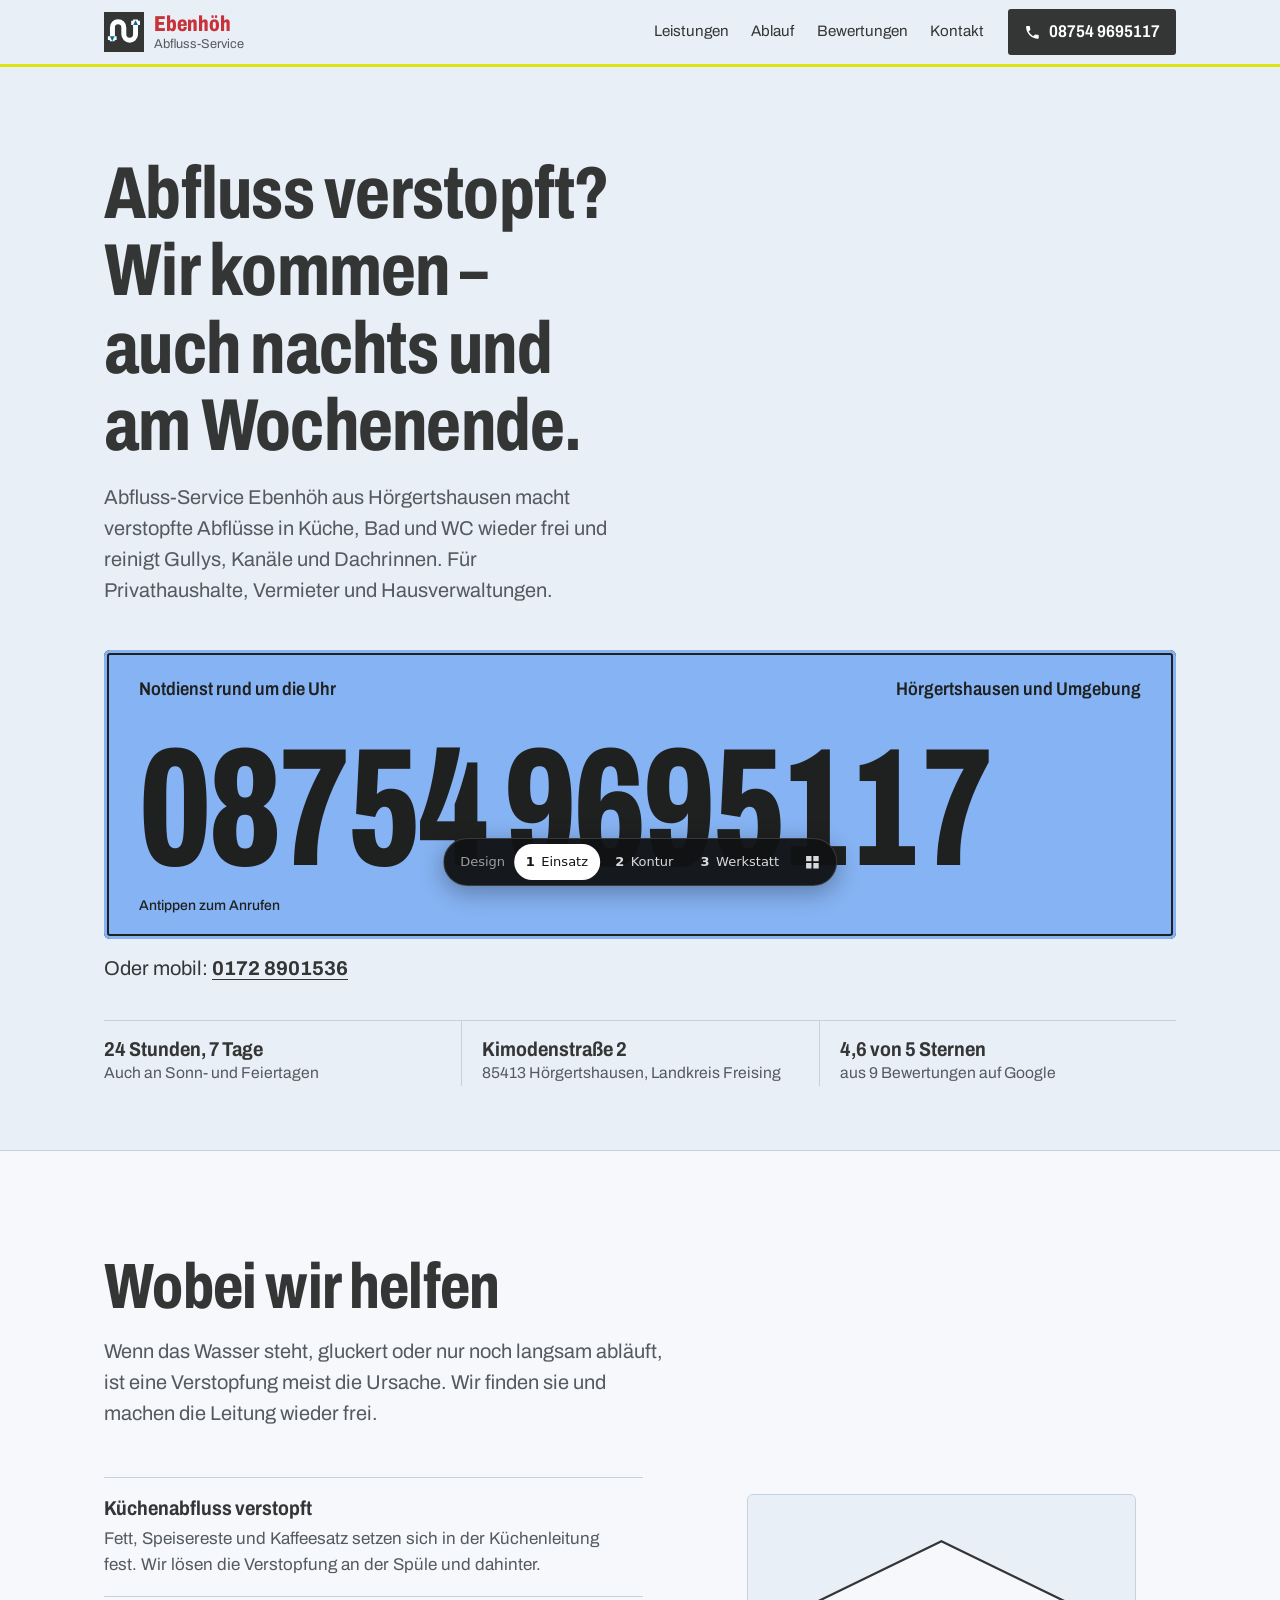
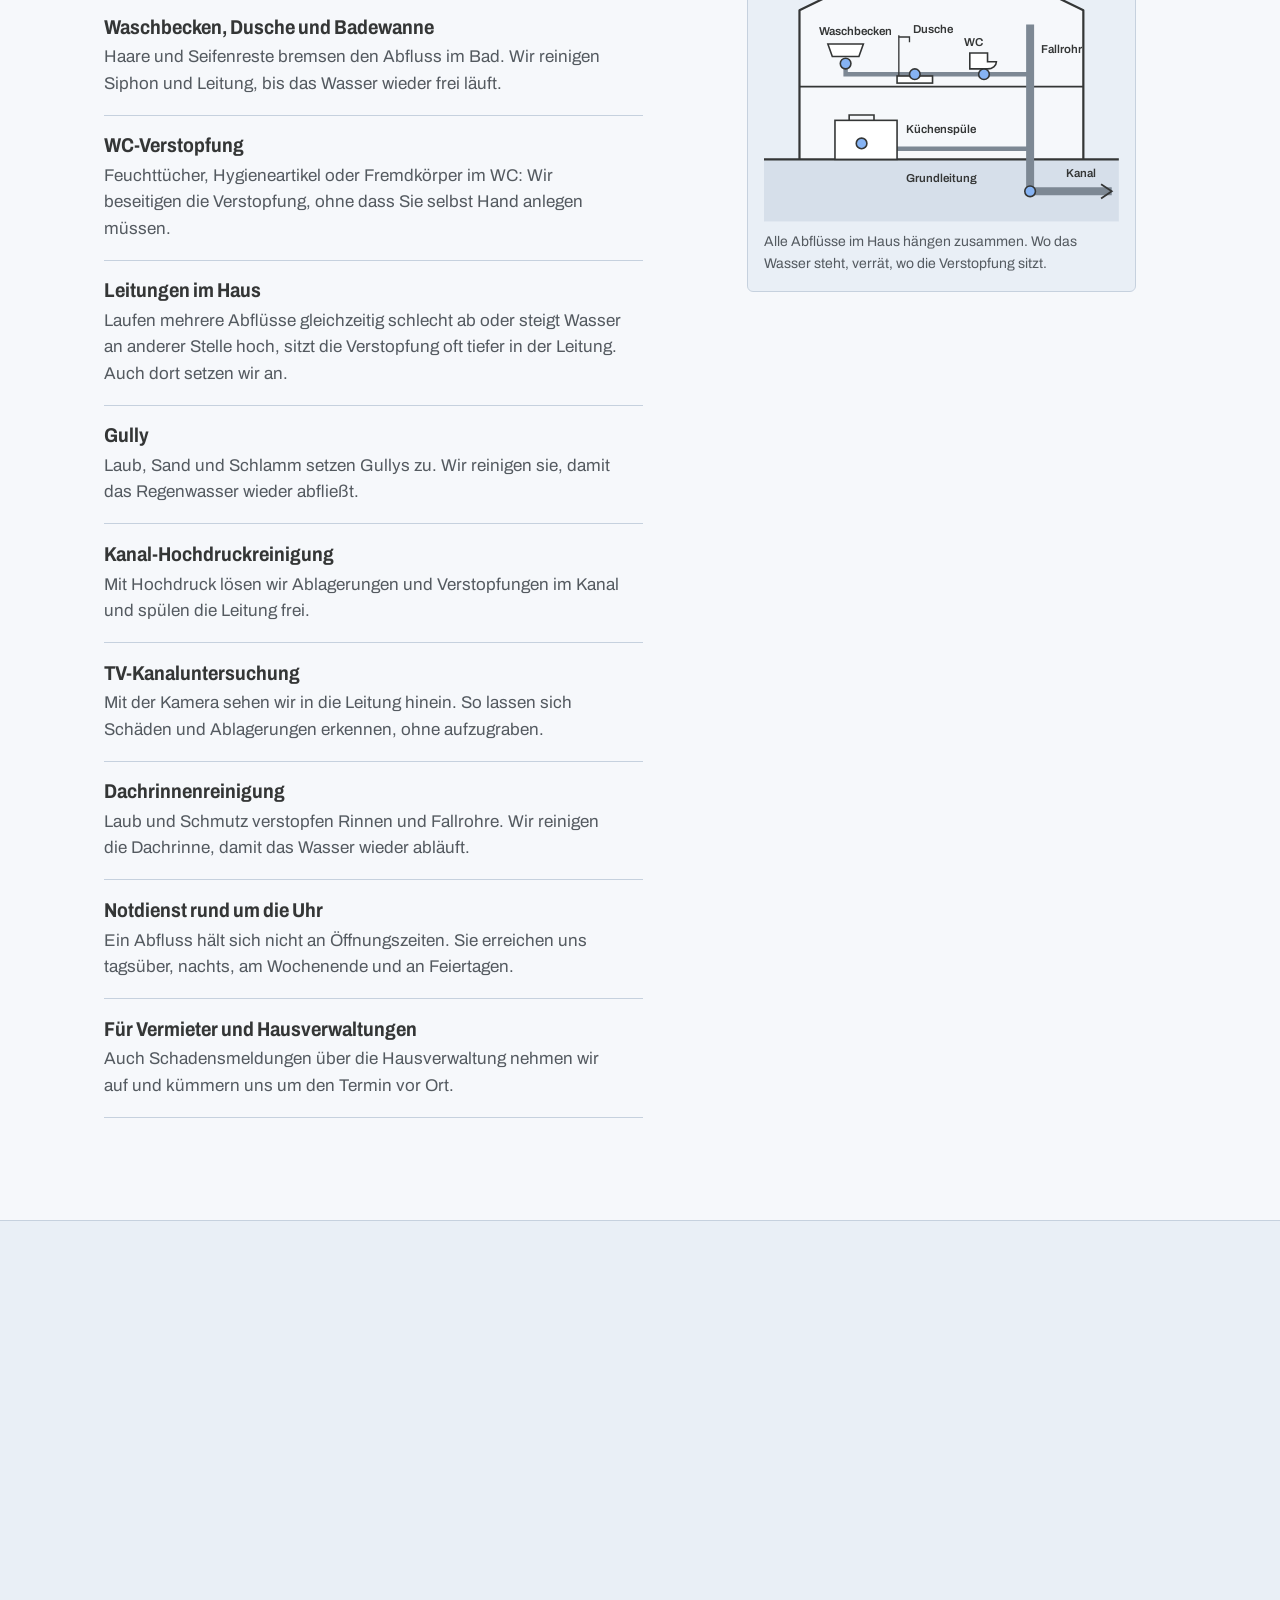
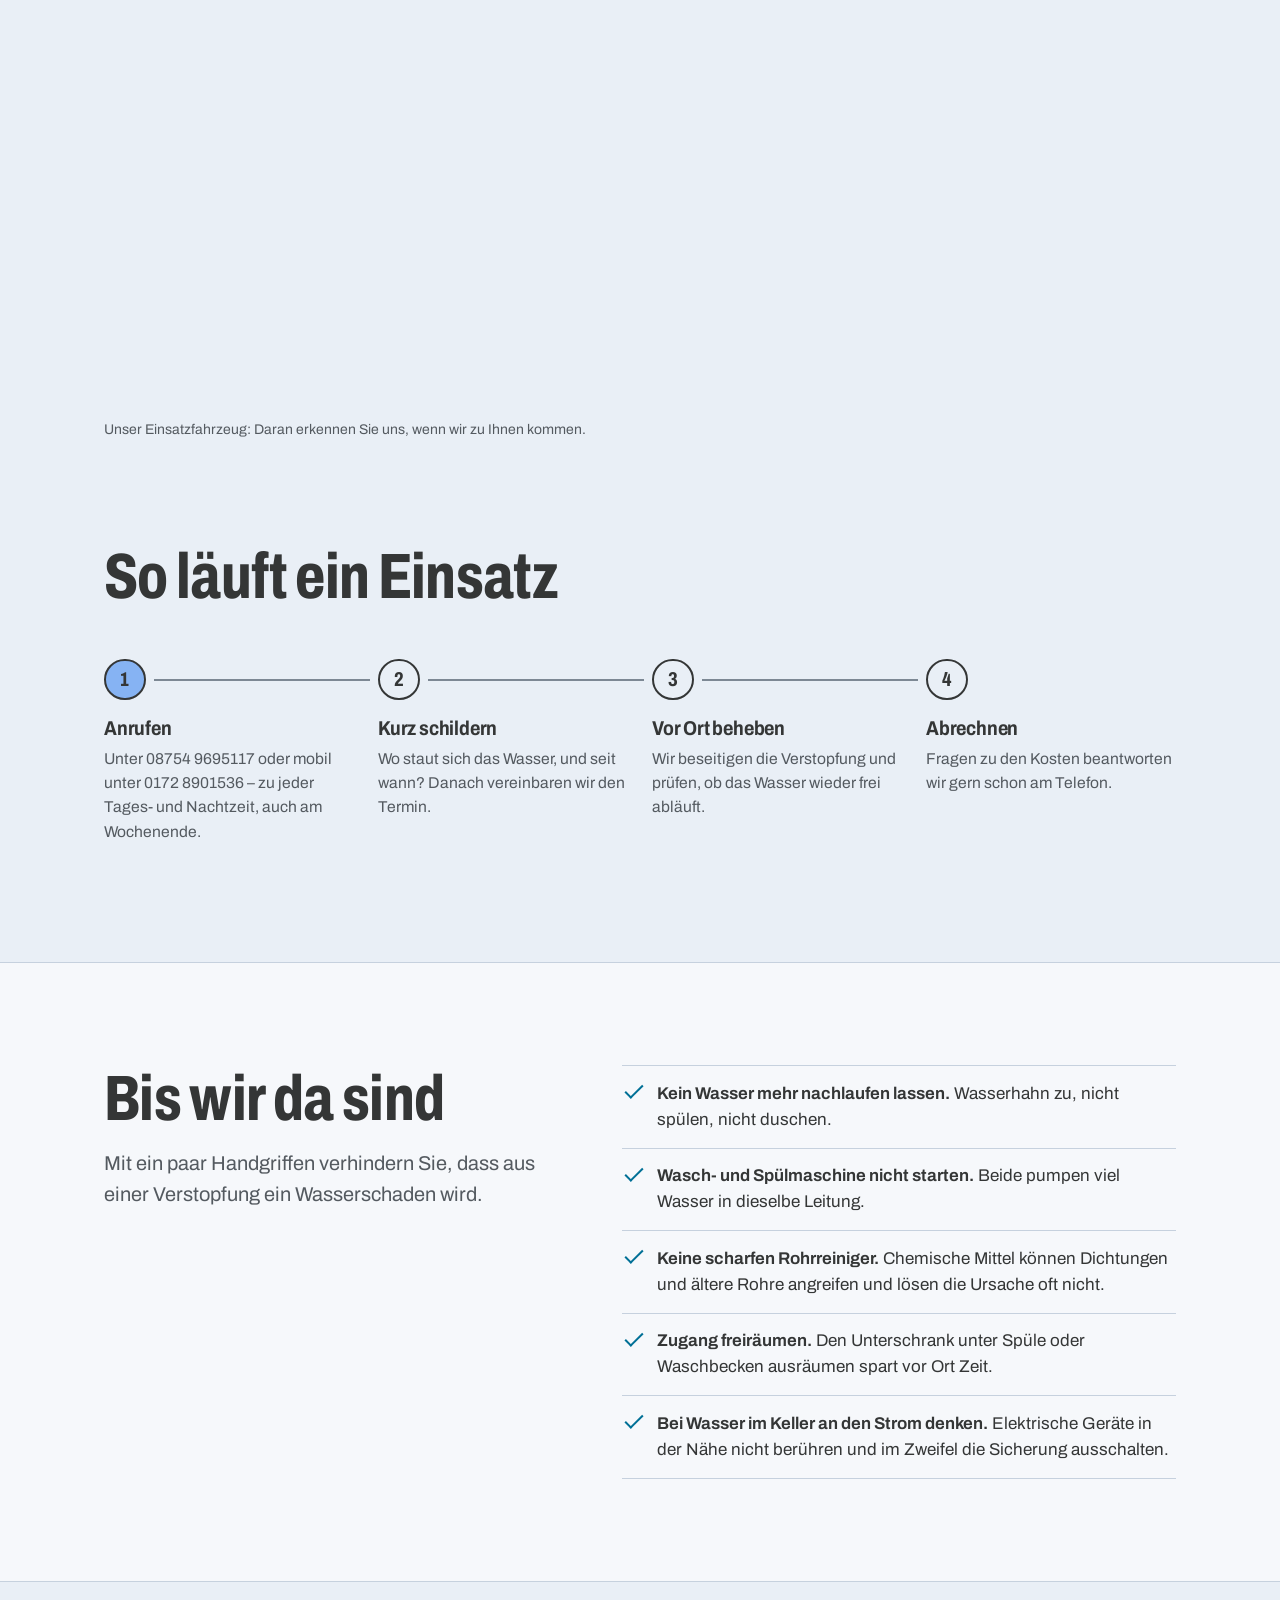
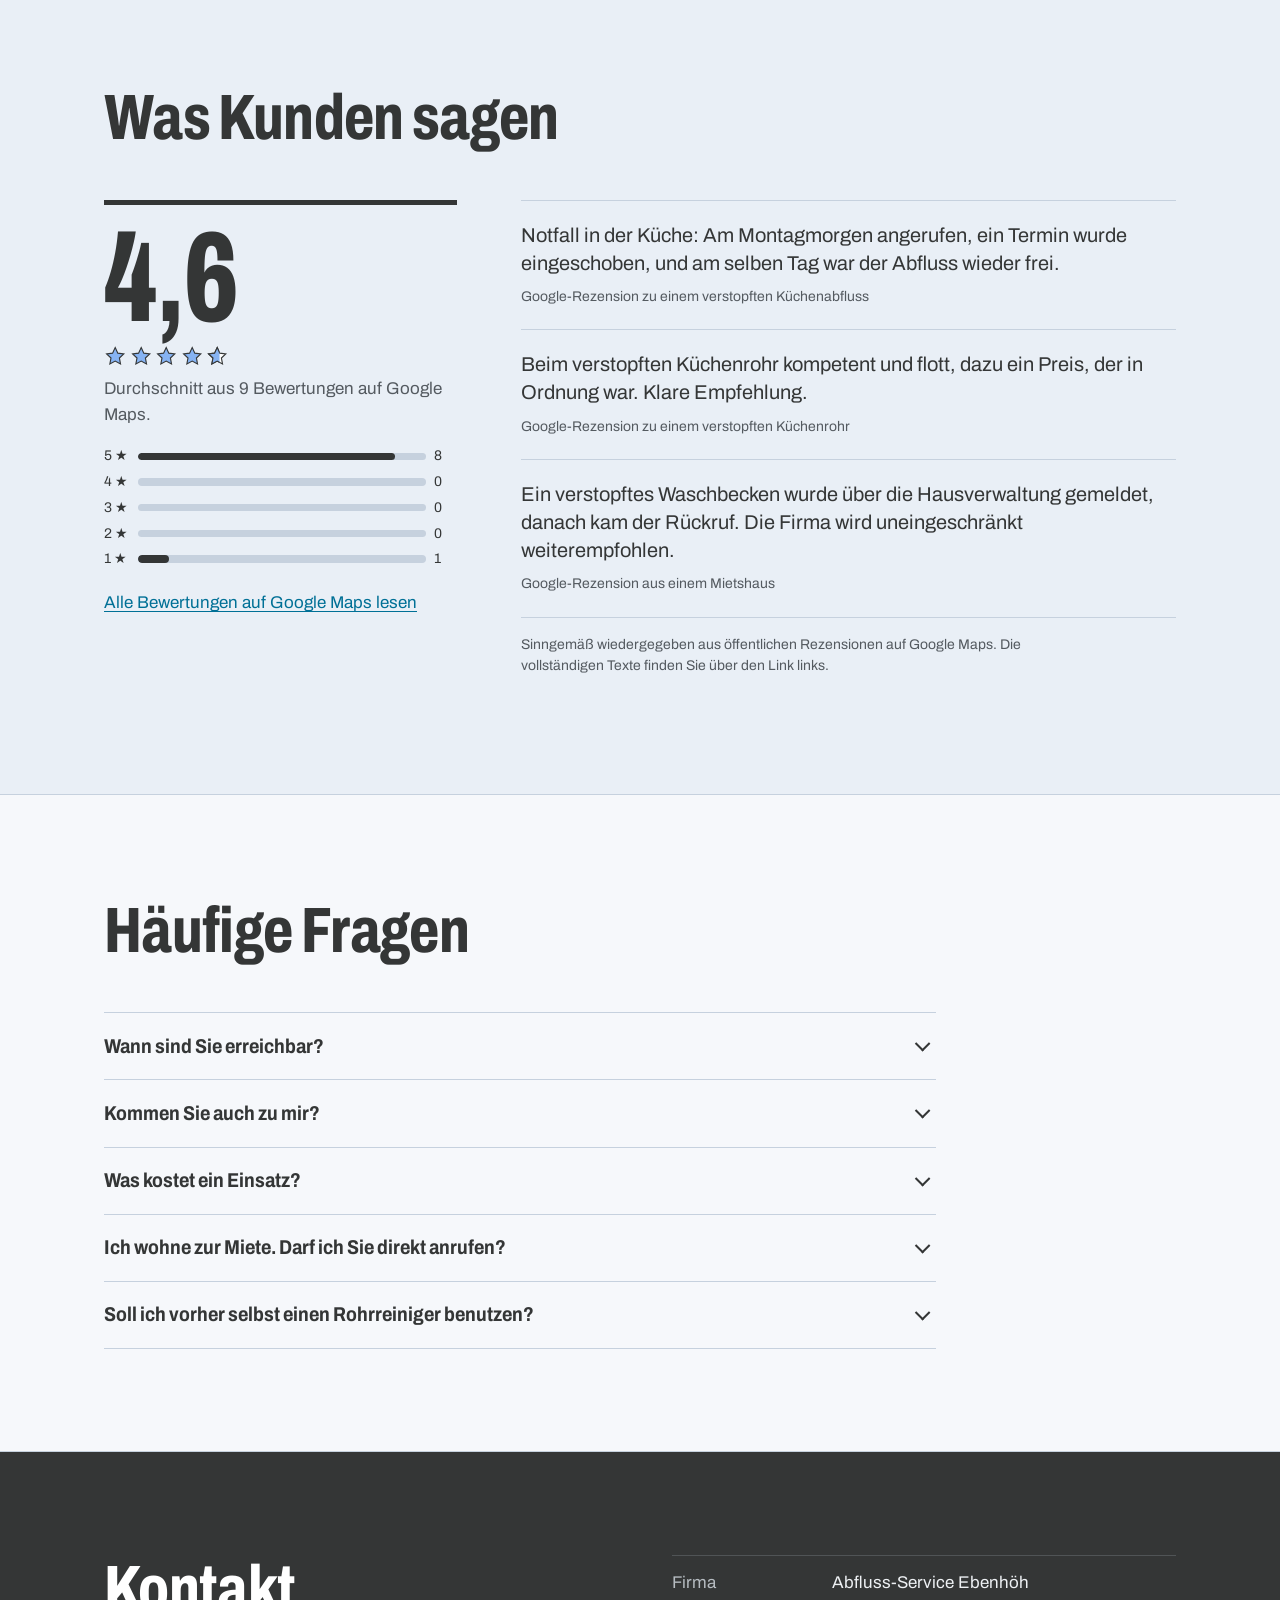
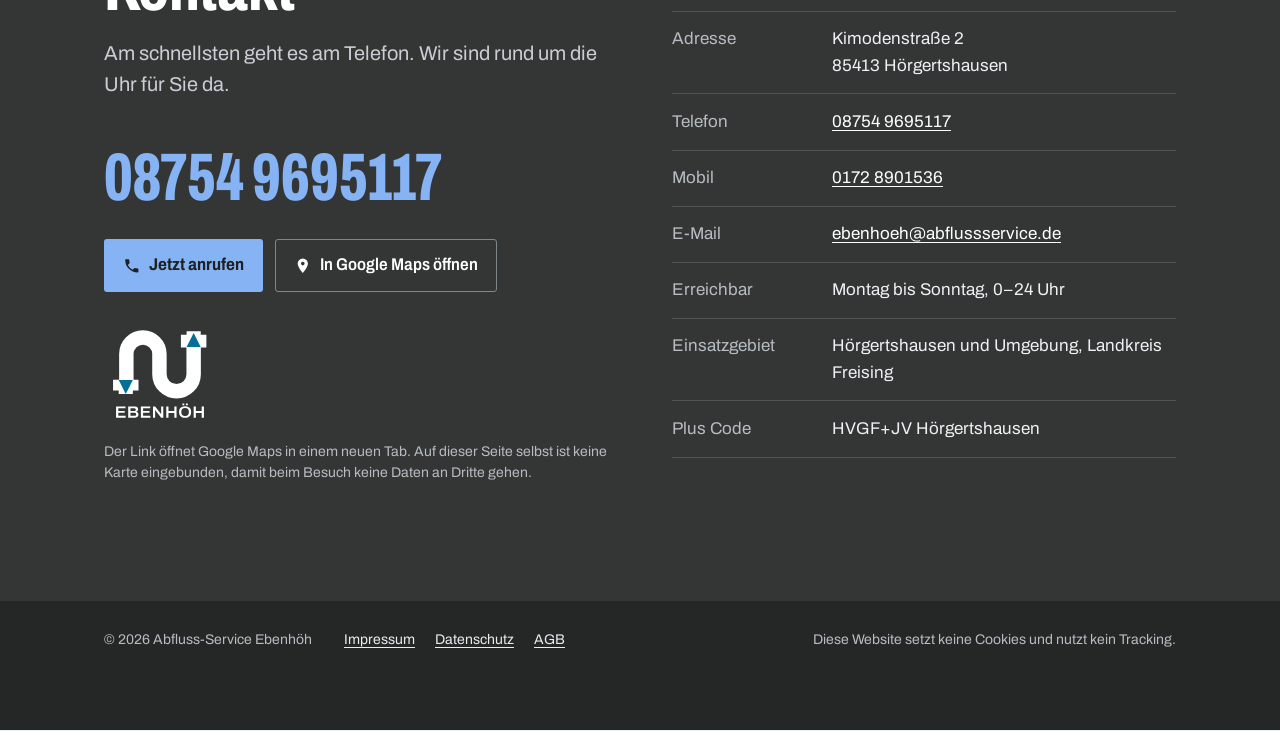
<file: index.html>
<!doctype html>
<html lang="de">
<head>
  <meta charset="utf-8">
  <meta name="viewport" content="width=device-width, initial-scale=1">
  <title>Abfluss-Service Ebenhöh – Abflussreinigung in Hörgertshausen, Notdienst rund um die Uhr</title>
  <meta name="description" content="Abfluss verstopft? Abfluss-Service Ebenhöh aus Hörgertshausen (Landkreis Freising) ist rund um die Uhr erreichbar: Tel. 08754 9695117. Küche, Bad, WC, Gully, Kanal und Dachrinne.">
  <meta name="robots" content="noindex, nofollow">
  <link rel="canonical" href="https://abfluss-service-ebenhoeh.vercel.app/">
  <meta name="theme-color" content="#343636">
  <meta property="og:type" content="website">
  <meta property="og:locale" content="de_DE">
  <meta property="og:title" content="Abfluss-Service Ebenhöh – rund um die Uhr erreichbar">
  <meta property="og:description" content="Verstopfte Abflüsse in Küche, Bad und WC. Hörgertshausen und Umgebung. Tel. 08754 9695117">
  <meta property="og:url" content="https://abfluss-service-ebenhoeh.vercel.app/">
  <link rel="icon" href="/favicon.svg" type="image/svg+xml">
  <link rel="preload" href="/archivo-var.woff" as="font" type="font/woff" crossorigin>
  <link rel="stylesheet" href="/styles.css">
  <link rel="stylesheet" href="/switcher.css">
  <script type="application/ld+json">
  {
    "@context": "https://schema.org",
    "@type": "Plumber",
    "name": "Abfluss-Service Ebenhöh",
    "url": "https://abfluss-service-ebenhoeh.vercel.app/",
    "logo": "https://abfluss-service-ebenhoeh.vercel.app/images/logo.svg",
    "image": "https://abfluss-service-ebenhoeh.vercel.app/images/fahrzeug-breit-1600.webp",
    "telephone": "+49 8754 9695117",
    "contactPoint": { "@type": "ContactPoint", "telephone": "+49 172 8901536", "contactType": "customer service" },
    "email": "ebenhoeh@abflussservice.de",
    "address": {
      "@type": "PostalAddress",
      "streetAddress": "Kimodenstraße 2",
      "postalCode": "85413",
      "addressLocality": "Hörgertshausen",
      "addressRegion": "Bayern",
      "addressCountry": "DE"
    },
    "geo": { "@type": "GeoCoordinates", "latitude": 48.5765869, "longitude": 11.8747311 },
    "openingHoursSpecification": {
      "@type": "OpeningHoursSpecification",
      "dayOfWeek": ["Monday","Tuesday","Wednesday","Thursday","Friday","Saturday","Sunday"],
      "opens": "00:00",
      "closes": "23:59"
    },
    "hasMap": "https://maps.google.com/?cid=13661448085239134870",
    "areaServed": "Hörgertshausen und Umgebung, Landkreis Freising"
  }
  </script>
</head>
<body>
  <a class="skip" href="#inhalt">Zum Inhalt springen</a>

  <header class="site-header">
    <div class="wrap">
      <a class="brand" href="/" aria-label="Abfluss-Service Ebenhöh, Startseite">
        <img src="/favicon.svg" alt="" width="40" height="40">
        <span class="brand-name">
          <strong>Ebenhöh</strong>
          <span>Abfluss-Service</span>
        </span>
      </a>
      <nav class="site-nav" aria-label="Hauptnavigation">
        <a href="#leistungen">Leistungen</a>
        <a href="#ablauf">Ablauf</a>
        <a href="#bewertungen">Bewertungen</a>
        <a href="#kontakt">Kontakt</a>
      </nav>
      <a class="call-btn" href="tel:+4987549695117" aria-label="Anrufen: 08754 9695117">
        <svg viewBox="0 0 24 24" aria-hidden="true"><path fill="currentColor" d="M6.6 10.8a15.1 15.1 0 0 0 6.6 6.6l2.2-2.2a1 1 0 0 1 1-.25 11.4 11.4 0 0 0 3.6.57 1 1 0 0 1 1 1V20a1 1 0 0 1-1 1A17 17 0 0 1 3 4a1 1 0 0 1 1-1h3.5a1 1 0 0 1 1 1c0 1.25.2 2.45.57 3.57a1 1 0 0 1-.25 1z"/></svg>
        <span>08754 9695117</span>
      </a>
    </div>
  </header>

  <main id="inhalt">
    <section class="hero" aria-labelledby="hero-title">
      <div class="wrap">
        <h1 id="hero-title">Abfluss verstopft? Wir kommen – auch nachts und am Wochenende.</h1>
        <p class="hero-lede">Abfluss-Service Ebenhöh aus Hörgertshausen macht verstopfte Abflüsse in Küche, Bad und WC wieder frei und reinigt Gullys, Kanäle und Dachrinnen. Für Privathaushalte, Vermieter und Hausverwaltungen.</p>

        <a class="plate" href="tel:+4987549695117">
          <span class="plate-label">
            <span>Notdienst rund um die Uhr</span>
            <span>Hörgertshausen und Umgebung</span>
          </span>
          <span class="plate-number">08754 9695117</span>
          <span class="plate-hint">Antippen zum Anrufen</span>
        </a>
        <p class="alt-tel">Oder mobil: <a href="tel:+491728901536">0172 8901536</a></p>

        <ul class="facts">
          <li><strong>24 Stunden, 7 Tage</strong>Auch an Sonn- und Feiertagen</li>
          <li><strong>Kimodenstraße 2</strong>85413 Hörgertshausen, Landkreis Freising</li>
          <li><strong>4,6 von 5 Sternen</strong>aus 9 Bewertungen auf Google</li>
        </ul>
      </div>
    </section>

    <section class="section section--surface" id="leistungen" aria-labelledby="leistungen-title">
      <div class="wrap">
        <div class="section-head">
          <h2 id="leistungen-title">Wobei wir helfen</h2>
          <p>Wenn das Wasser steht, gluckert oder nur noch langsam abläuft, ist eine Verstopfung meist die Ursache. Wir finden sie und machen die Leitung wieder frei.</p>
        </div>

        <div class="services">
          <dl class="service-list">
            <div>
              <dt>Küchenabfluss verstopft</dt>
              <dd>Fett, Speisereste und Kaffeesatz setzen sich in der Küchenleitung fest. Wir lösen die Verstopfung an der Spüle und dahinter.</dd>
            </div>
            <div>
              <dt>Waschbecken, Dusche und Badewanne</dt>
              <dd>Haare und Seifenreste bremsen den Abfluss im Bad. Wir reinigen Siphon und Leitung, bis das Wasser wieder frei läuft.</dd>
            </div>
            <div>
              <dt>WC-Verstopfung</dt>
              <dd>Feuchttücher, Hygieneartikel oder Fremdkörper im WC: Wir beseitigen die Verstopfung, ohne dass Sie selbst Hand anlegen müssen.</dd>
            </div>
            <div>
              <dt>Leitungen im Haus</dt>
              <dd>Laufen mehrere Abflüsse gleichzeitig schlecht ab oder steigt Wasser an anderer Stelle hoch, sitzt die Verstopfung oft tiefer in der Leitung. Auch dort setzen wir an.</dd>
            </div>
            <div>
              <dt>Gully</dt>
              <dd>Laub, Sand und Schlamm setzen Gullys zu. Wir reinigen sie, damit das Regenwasser wieder abfließt.</dd>
            </div>
            <div>
              <dt>Kanal-Hochdruckreinigung</dt>
              <dd>Mit Hochdruck lösen wir Ablagerungen und Verstopfungen im Kanal und spülen die Leitung frei.</dd>
            </div>
            <div>
              <dt>TV-Kanaluntersuchung</dt>
              <dd>Mit der Kamera sehen wir in die Leitung hinein. So lassen sich Schäden und Ablagerungen erkennen, ohne aufzugraben.</dd>
            </div>
            <div>
              <dt>Dachrinnenreinigung</dt>
              <dd>Laub und Schmutz verstopfen Rinnen und Fallrohre. Wir reinigen die Dachrinne, damit das Wasser wieder abläuft.</dd>
            </div>
            <div>
              <dt>Notdienst rund um die Uhr</dt>
              <dd>Ein Abfluss hält sich nicht an Öffnungszeiten. Sie erreichen uns tagsüber, nachts, am Wochenende und an Feiertagen.</dd>
            </div>
            <div>
              <dt>Für Vermieter und Hausverwaltungen</dt>
              <dd>Auch Schadensmeldungen über die Hausverwaltung nehmen wir auf und kümmern uns um den Termin vor Ort.</dd>
            </div>
          </dl>

          <figure class="schematic">
            <svg viewBox="0 0 400 350" role="img" aria-labelledby="schema-title">
              <title id="schema-title">Schema eines Hauses: Waschbecken, Dusche, WC und Küchenspüle führen über das Fallrohr in die Grundleitung zum Kanal.</title>
              <!-- Erdreich -->
              <rect x="0" y="280" width="400" height="70" fill="#d6dfea"/>
              <!-- Haus -->
              <polyline points="40,280 40,112 200,34 360,112 360,280" fill="#f6f8fb" stroke="#343636" stroke-width="2.5" stroke-linejoin="round"/>
              <line x1="40" y1="198" x2="360" y2="198" stroke="#343636" stroke-width="2"/>
              <line x1="0" y1="280" x2="400" y2="280" stroke="#343636" stroke-width="2.5"/>

              <!-- Fallrohr und Grundleitung -->
              <path d="M300 128 V316 H392" fill="none" stroke="#7d8894" stroke-width="9" stroke-linejoin="round"/>
              <path d="M380 308 l12 8 l-12 8" fill="none" stroke="#343636" stroke-width="2"/>
              <!-- Anschlussleitungen OG -->
              <path d="M92 168 V184 H300" fill="none" stroke="#7d8894" stroke-width="5"/>
              <path d="M170 190 V184" fill="none" stroke="#7d8894" stroke-width="5"/>
              <path d="M248 178 V184" fill="none" stroke="#7d8894" stroke-width="5"/>
              <!-- Anschlussleitung EG -->
              <path d="M110 252 V268 H300" fill="none" stroke="#7d8894" stroke-width="5"/>

              <!-- Waschbecken -->
              <path d="M72 150 h40 l-5 14 h-30 z" fill="#fff" stroke="#343636" stroke-width="1.8"/>
              <!-- Dusche -->
              <rect x="150" y="186" width="40" height="8" fill="#fff" stroke="#343636" stroke-width="1.8"/>
              <line x1="152" y1="140" x2="152" y2="186" stroke="#343636" stroke-width="1.5"/>
              <path d="M152 142 h12 v6" fill="none" stroke="#343636" stroke-width="1.5"/>
              <!-- WC -->
              <path d="M232 160 h20 v10 h10 a10 8 0 0 1 -10 8 h-20 z" fill="#fff" stroke="#343636" stroke-width="1.8"/>
              <!-- Küchenspüle -->
              <rect x="80" y="236" width="70" height="44" fill="#fff" stroke="#343636" stroke-width="1.8"/>
              <path d="M96 236 v-6 h28 v6" fill="none" stroke="#343636" stroke-width="1.8"/>

              <!-- Markierungen -->
              <g fill="#86b3f3" stroke="#343636" stroke-width="1.8">
                <circle cx="92" cy="172" r="6"/>
                <circle cx="170" cy="184" r="6"/>
                <circle cx="248" cy="184" r="6"/>
                <circle cx="110" cy="262" r="6"/>
                <circle cx="300" cy="316" r="6"/>
              </g>
              <g fill="#343636" font-size="13" font-weight="600">
                <text x="62" y="140">Waschbecken</text>
                <text x="168" y="137">Dusche</text>
                <text x="226" y="152">WC</text>
                <text x="160" y="250">Küchenspüle</text>
                <text x="312" y="160">Fallrohr</text>
                <text x="160" y="306">Grundleitung</text>
                <text x="340" y="300">Kanal</text>
              </g>
            </svg>
            <figcaption>Alle Abflüsse im Haus hängen zusammen. Wo das Wasser steht, verrät, wo die Verstopfung sitzt.</figcaption>
          </figure>
        </div>
      </div>
    </section>

    <section class="vehicle" aria-label="Unser Einsatzfahrzeug">
      <div class="wrap">
        <figure>
          <picture>
            <source media="(min-width: 768px)" type="image/webp" srcset="/images/fahrzeug-breit-1600.webp">
            <img src="/images/fahrzeug-breit-800.webp" alt="Weißer Mercedes Sprinter von Abfluss-Service Ebenhöh mit Logo, Leistungen und beiden Telefonnummern, seitlich vor einem Holzstadel" width="800" height="533" loading="lazy" decoding="async">
          </picture>
          <figcaption>Unser Einsatzfahrzeug: Daran erkennen Sie uns, wenn wir zu Ihnen kommen.</figcaption>
        </figure>
      </div>
    </section>

    <section class="section" id="ablauf" aria-labelledby="ablauf-title">
      <div class="wrap">
        <div class="section-head">
          <h2 id="ablauf-title">So läuft ein Einsatz</h2>
        </div>
        <ol class="steps">
          <li>
            <h3>Anrufen</h3>
            <p>Unter 08754 9695117 oder mobil unter 0172 8901536 – zu jeder Tages- und Nachtzeit, auch am Wochenende.</p>
          </li>
          <li>
            <h3>Kurz schildern</h3>
            <p>Wo staut sich das Wasser, und seit wann? Danach vereinbaren wir den Termin.</p>
          </li>
          <li>
            <h3>Vor Ort beheben</h3>
            <p>Wir beseitigen die Verstopfung und prüfen, ob das Wasser wieder frei abläuft.</p>
          </li>
          <li>
            <h3>Abrechnen</h3>
            <p>Fragen zu den Kosten beantworten wir gern schon am Telefon.</p>
          </li>
        </ol>
      </div>
    </section>

    <section class="section section--surface" id="erste-hilfe" aria-labelledby="hilfe-title">
      <div class="wrap firstaid">
        <div class="section-head">
          <h2 id="hilfe-title">Bis wir da sind</h2>
          <p>Mit ein paar Handgriffen verhindern Sie, dass aus einer Verstopfung ein Wasserschaden wird.</p>
        </div>
        <ul class="checklist">
          <li><strong>Kein Wasser mehr nachlaufen lassen.</strong> Wasserhahn zu, nicht spülen, nicht duschen.</li>
          <li><strong>Wasch- und Spülmaschine nicht starten.</strong> Beide pumpen viel Wasser in dieselbe Leitung.</li>
          <li><strong>Keine scharfen Rohrreiniger.</strong> Chemische Mittel können Dichtungen und ältere Rohre angreifen und lösen die Ursache oft nicht.</li>
          <li><strong>Zugang freiräumen.</strong> Den Unterschrank unter Spüle oder Waschbecken ausräumen spart vor Ort Zeit.</li>
          <li><strong>Bei Wasser im Keller an den Strom denken.</strong> Elektrische Geräte in der Nähe nicht berühren und im Zweifel die Sicherung ausschalten.</li>
        </ul>
      </div>
    </section>

    <section class="section" id="bewertungen" aria-labelledby="bewertungen-title">
      <div class="wrap">
        <div class="section-head">
          <h2 id="bewertungen-title">Was Kunden sagen</h2>
        </div>
        <div class="reviews">
          <div class="score">
            <span class="score-value">4,6</span>
            <div class="stars" role="img" aria-label="4,6 von 5 Sternen">
              <svg viewBox="0 0 24 24" aria-hidden="true"><path fill="#86b3f3" stroke="#343636" stroke-width="1.2" d="m12 2.8 2.8 5.9 6.4.8-4.7 4.4 1.2 6.4L12 17.2l-5.7 3.1 1.2-6.4-4.7-4.4 6.4-.8z"/></svg>
              <svg viewBox="0 0 24 24" aria-hidden="true"><path fill="#86b3f3" stroke="#343636" stroke-width="1.2" d="m12 2.8 2.8 5.9 6.4.8-4.7 4.4 1.2 6.4L12 17.2l-5.7 3.1 1.2-6.4-4.7-4.4 6.4-.8z"/></svg>
              <svg viewBox="0 0 24 24" aria-hidden="true"><path fill="#86b3f3" stroke="#343636" stroke-width="1.2" d="m12 2.8 2.8 5.9 6.4.8-4.7 4.4 1.2 6.4L12 17.2l-5.7 3.1 1.2-6.4-4.7-4.4 6.4-.8z"/></svg>
              <svg viewBox="0 0 24 24" aria-hidden="true"><path fill="#86b3f3" stroke="#343636" stroke-width="1.2" d="m12 2.8 2.8 5.9 6.4.8-4.7 4.4 1.2 6.4L12 17.2l-5.7 3.1 1.2-6.4-4.7-4.4 6.4-.8z"/></svg>
              <svg viewBox="0 0 24 24" aria-hidden="true"><defs><clipPath id="halfstar"><rect x="0" y="0" width="14.5" height="24"/></clipPath></defs><path fill="#fff" stroke="#343636" stroke-width="1.2" d="m12 2.8 2.8 5.9 6.4.8-4.7 4.4 1.2 6.4L12 17.2l-5.7 3.1 1.2-6.4-4.7-4.4 6.4-.8z"/><path clip-path="url(#halfstar)" fill="#86b3f3" stroke="#343636" stroke-width="1.2" d="m12 2.8 2.8 5.9 6.4.8-4.7 4.4 1.2 6.4L12 17.2l-5.7 3.1 1.2-6.4-4.7-4.4 6.4-.8z"/></svg>
            </div>
            <p>Durchschnitt aus 9 Bewertungen auf Google Maps.</p>
            <ul class="bars" aria-label="Verteilung der Bewertungen">
              <li><span>5 ★</span><span class="bar"><i class="w89"></i></span><span>8</span></li>
              <li><span>4 ★</span><span class="bar"><i></i></span><span>0</span></li>
              <li><span>3 ★</span><span class="bar"><i></i></span><span>0</span></li>
              <li><span>2 ★</span><span class="bar"><i></i></span><span>0</span></li>
              <li><span>1 ★</span><span class="bar"><i class="w11"></i></span><span>1</span></li>
            </ul>
            <a href="https://maps.google.com/?cid=13661448085239134870" rel="noopener noreferrer" target="_blank">Alle Bewertungen auf Google Maps lesen</a>
          </div>

          <div>
            <ul class="quotes">
              <li>
                <p>Notfall in der Küche: Am Montagmorgen angerufen, ein Termin wurde eingeschoben, und am selben Tag war der Abfluss wieder frei.</p>
                <small>Google-Rezension zu einem verstopften Küchenabfluss</small>
              </li>
              <li>
                <p>Beim verstopften Küchenrohr kompetent und flott, dazu ein Preis, der in Ordnung war. Klare Empfehlung.</p>
                <small>Google-Rezension zu einem verstopften Küchenrohr</small>
              </li>
              <li>
                <p>Ein verstopftes Waschbecken wurde über die Hausverwaltung gemeldet, danach kam der Rückruf. Die Firma wird uneingeschränkt weiterempfohlen.</p>
                <small>Google-Rezension aus einem Mietshaus</small>
              </li>
            </ul>
            <p class="source-note">Sinngemäß wiedergegeben aus öffentlichen Rezensionen auf Google Maps. Die vollständigen Texte finden Sie über den Link links.</p>
          </div>
        </div>
      </div>
    </section>

    <section class="section section--surface" id="fragen" aria-labelledby="fragen-title">
      <div class="wrap">
        <div class="section-head">
          <h2 id="fragen-title">Häufige Fragen</h2>
        </div>
        <div class="faq">
          <details>
            <summary>Wann sind Sie erreichbar?</summary>
            <p>Rund um die Uhr, an allen sieben Tagen der Woche, auch an Sonn- und Feiertagen. Rufen Sie einfach an: <a href="tel:+4987549695117">08754 9695117</a> oder mobil <a href="tel:+491728901536">0172 8901536</a>.</p>
          </details>
          <details>
            <summary>Kommen Sie auch zu mir?</summary>
            <p>Unser Standort ist Hörgertshausen im Landkreis Freising, wir sind in Hörgertshausen und der Umgebung im Einsatz. Am Telefon sagen wir Ihnen direkt, ob wir zu Ihnen kommen.</p>
          </details>
          <details>
            <summary>Was kostet ein Einsatz?</summary>
            <p>Das hängt davon ab, wo die Verstopfung sitzt und wie aufwendig sie zu lösen ist. Fragen Sie beim Anruf gern nach, womit Sie ungefähr rechnen müssen.</p>
          </details>
          <details>
            <summary>Ich wohne zur Miete. Darf ich Sie direkt anrufen?</summary>
            <p>Erste Anlaufstelle ist meist Ihr Vermieter oder die Hausverwaltung. Aufträge über Hausverwaltungen übernehmen wir regelmäßig. Steht das Wasser und niemand ist erreichbar, rufen Sie uns an.</p>
          </details>
          <details>
            <summary>Soll ich vorher selbst einen Rohrreiniger benutzen?</summary>
            <p>Besser nicht. Chemische Rohrreiniger können Dichtungen und Rohre angreifen und machen die Arbeit für uns gefährlicher, wenn das Mittel noch in der Leitung steht. Sagen Sie uns am Telefon, falls Sie schon etwas verwendet haben.</p>
          </details>
        </div>
      </div>
    </section>

    <section class="section contact" id="kontakt" aria-labelledby="kontakt-title">
      <div class="wrap contact-grid">
        <div>
          <h2 id="kontakt-title">Kontakt</h2>
          <p class="contact-lede">Am schnellsten geht es am Telefon. Wir sind rund um die Uhr für Sie da.</p>
          <a class="contact-tel" href="tel:+4987549695117">08754 9695117</a>
          <div class="contact-actions">
            <a class="btn-signal" href="tel:+4987549695117">
              <svg viewBox="0 0 24 24" aria-hidden="true"><path fill="currentColor" d="M6.6 10.8a15.1 15.1 0 0 0 6.6 6.6l2.2-2.2a1 1 0 0 1 1-.25 11.4 11.4 0 0 0 3.6.57 1 1 0 0 1 1 1V20a1 1 0 0 1-1 1A17 17 0 0 1 3 4a1 1 0 0 1 1-1h3.5a1 1 0 0 1 1 1c0 1.25.2 2.45.57 3.57a1 1 0 0 1-.25 1z"/></svg>
              Jetzt anrufen
            </a>
            <a class="btn-ghost" href="https://maps.google.com/?cid=13661448085239134870" rel="noopener noreferrer" target="_blank">
              <svg viewBox="0 0 24 24" aria-hidden="true"><path fill="currentColor" d="M12 2a7 7 0 0 0-7 7c0 5.2 7 13 7 13s7-7.8 7-13a7 7 0 0 0-7-7zm0 9.5A2.5 2.5 0 1 1 12 6.5a2.5 2.5 0 0 1 0 5z"/></svg>
              In Google Maps öffnen
            </a>
          </div>
          <img class="contact-logo" src="/images/logo.svg" alt="Logo Ebenhöh" width="396" height="372" loading="lazy">
          <p class="fine">Der Link öffnet Google Maps in einem neuen Tab. Auf dieser Seite selbst ist keine Karte eingebunden, damit beim Besuch keine Daten an Dritte gehen.</p>
        </div>
        <div>
          <dl>
            <div><dt>Firma</dt><dd>Abfluss-Service Ebenhöh</dd></div>
            <div><dt>Adresse</dt><dd>Kimodenstraße 2<br>85413 Hörgertshausen</dd></div>
            <div><dt>Telefon</dt><dd><a href="tel:+4987549695117">08754 9695117</a></dd></div>
            <div><dt>Mobil</dt><dd><a href="tel:+491728901536">0172 8901536</a></dd></div>
            <div><dt>E-Mail</dt><dd><a href="mailto:ebenhoeh@abflussservice.de">ebenhoeh@abflussservice.de</a></dd></div>
            <div><dt>Erreichbar</dt><dd>Montag bis Sonntag, 0–24 Uhr</dd></div>
            <div><dt>Einsatzgebiet</dt><dd>Hörgertshausen und Umgebung, Landkreis Freising</dd></div>
            <div><dt>Plus Code</dt><dd>HVGF+JV Hörgertshausen</dd></div>
          </dl>
        </div>
      </div>
    </section>
  </main>

  <footer class="site-footer">
    <div class="wrap">
      <span>© 2026 Abfluss-Service Ebenhöh</span>
      <nav aria-label="Rechtliches">
        <a href="/impressum">Impressum</a>
        <a href="/datenschutz">Datenschutz</a>
        <a href="/agb">AGB</a>
      </nav>
      <span class="nocookie">Diese Website setzt keine Cookies und nutzt kein Tracking.</span>
    </div>
  </footer>

  <a class="callbar" href="tel:+4987549695117">
    <svg viewBox="0 0 24 24" aria-hidden="true"><path fill="currentColor" d="M6.6 10.8a15.1 15.1 0 0 0 6.6 6.6l2.2-2.2a1 1 0 0 1 1-.25 11.4 11.4 0 0 0 3.6.57 1 1 0 0 1 1 1V20a1 1 0 0 1-1 1A17 17 0 0 1 3 4a1 1 0 0 1 1-1h3.5a1 1 0 0 1 1 1c0 1.25.2 2.45.57 3.57a1 1 0 0 1-.25 1z"/></svg>
    08754 9695117 anrufen
  </a>

  <nav class="switcher" aria-label="Design-Variante wählen">
    <span class="switcher-label">Design</span>
    <a class="switcher-option" href="/" aria-current="page"><b>1</b><span>Einsatz</span></a>
    <a class="switcher-option" href="/design-2"><b>2</b><span>Kontur</span></a>
    <a class="switcher-option" href="/design-3"><b>3</b><span>Werkstatt</span></a>
    <a class="switcher-all" href="/designs" aria-label="Alle drei im Vergleich" title="Alle drei im Vergleich">
      <svg viewBox="0 0 16 16" aria-hidden="true"><path fill="currentColor" d="M1 1h6v6H1zm8 0h6v6H9zM1 9h6v6H1zm8 0h6v6H9z"/></svg>
    </a>
  </nav>
</body>
</html>
</file>
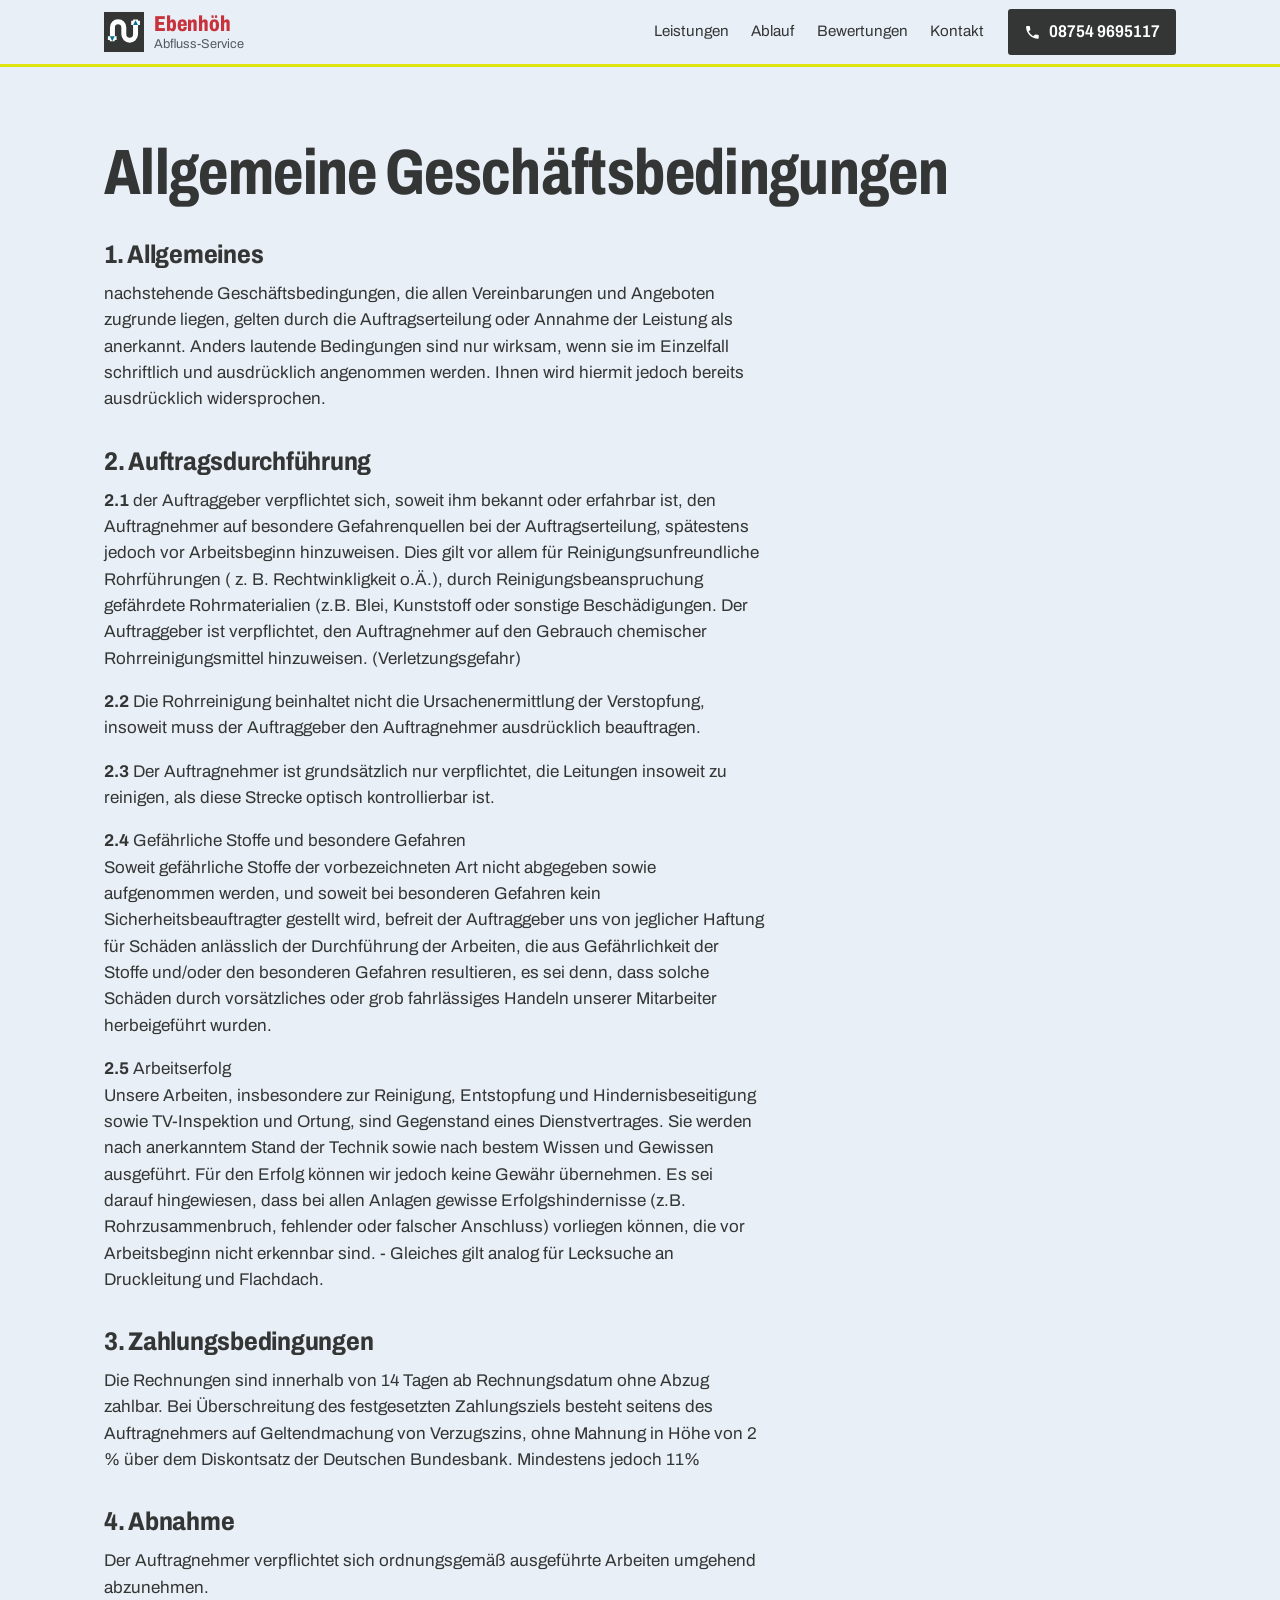
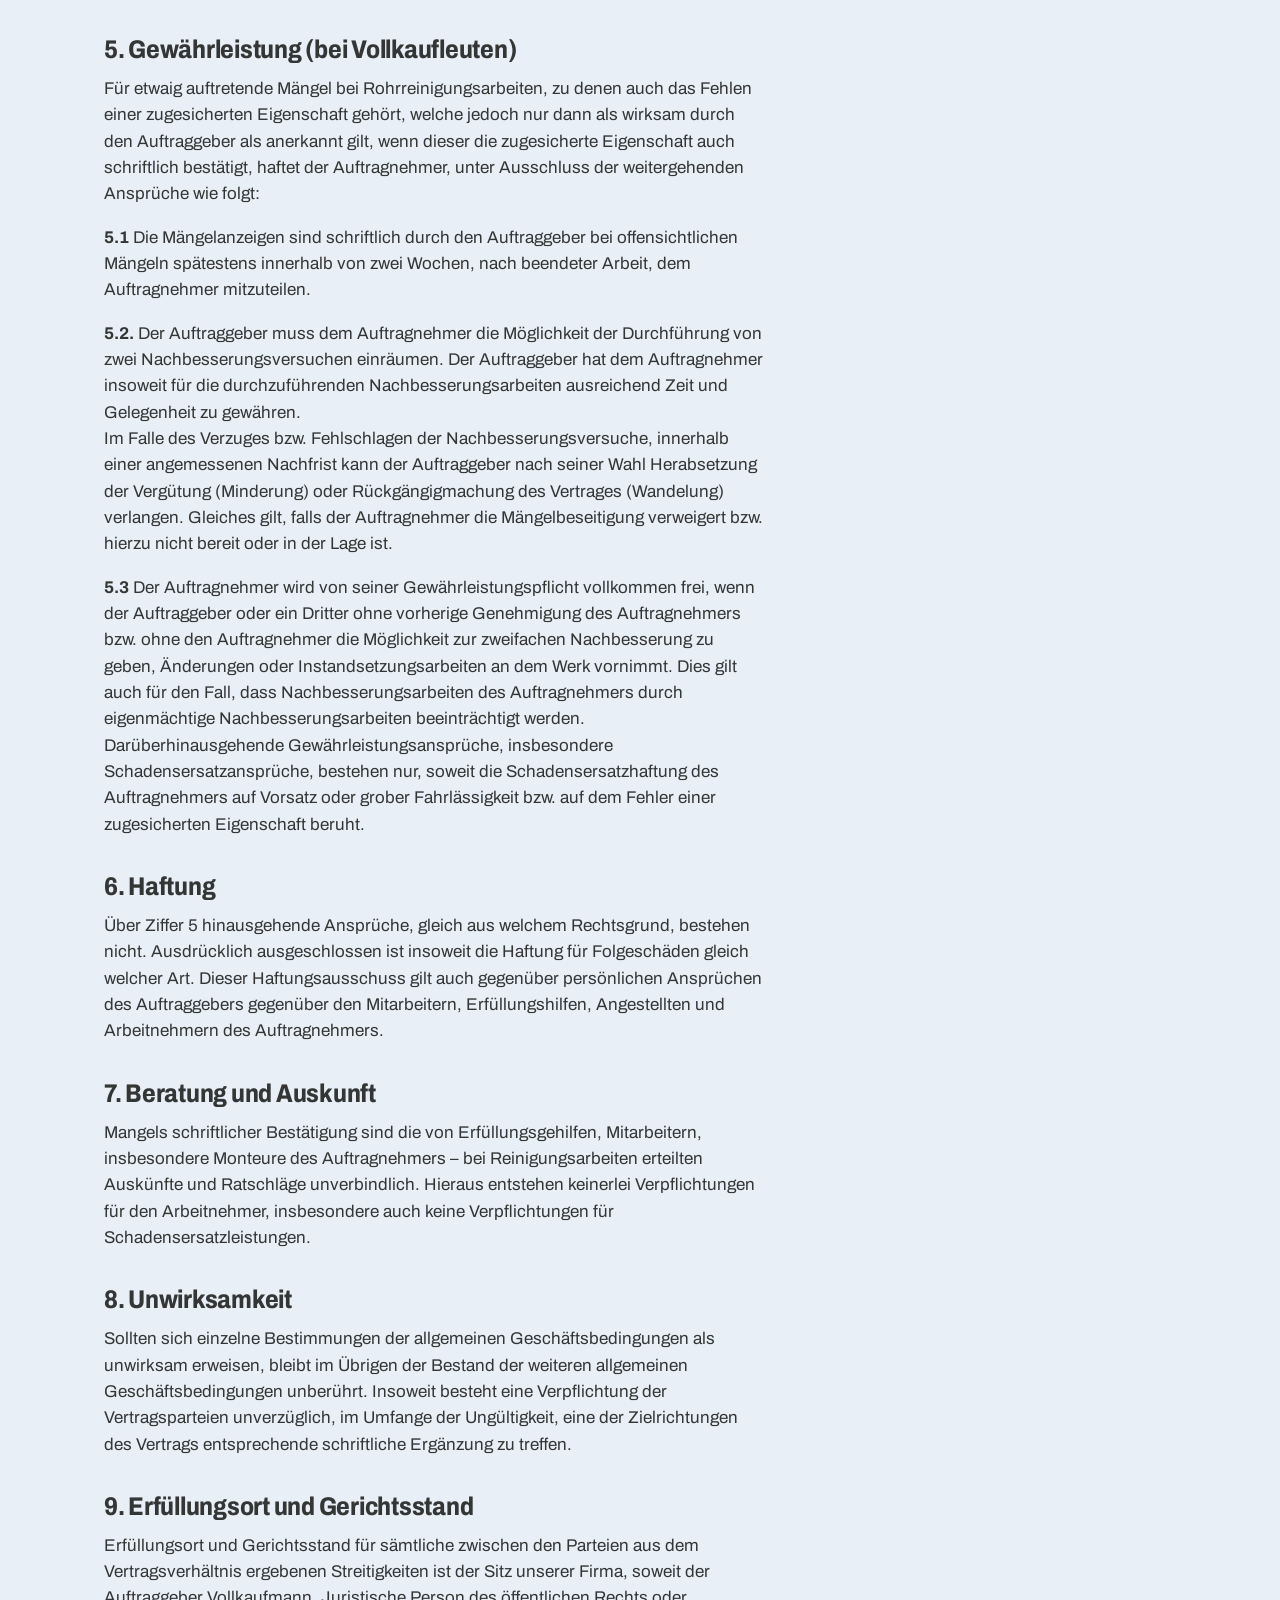
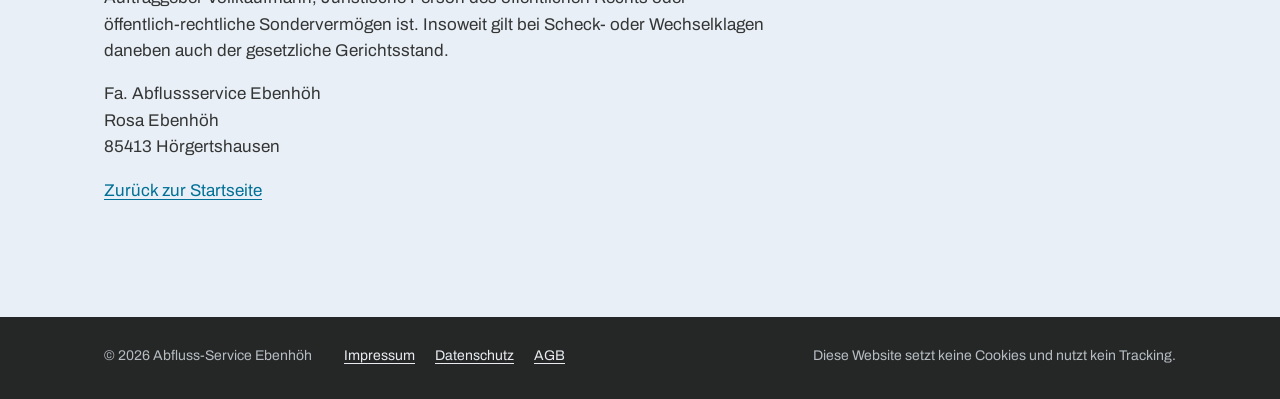
<file: agb.html>
<!doctype html>
<html lang="de">
<head>
  <meta charset="utf-8">
  <meta name="viewport" content="width=device-width, initial-scale=1">
  <title>Allgemeine Geschäftsbedingungen – Abfluss-Service Ebenhöh</title>
  <meta name="robots" content="noindex, follow">
  <link rel="canonical" href="https://abfluss-service-ebenhoeh.vercel.app/agb">
  <meta name="theme-color" content="#343636">
  <link rel="icon" href="/favicon.svg" type="image/svg+xml">
  <link rel="stylesheet" href="/styles.css">
</head>
<body>
  <a class="skip" href="#inhalt">Zum Inhalt springen</a>
  <header class="site-header">
    <div class="wrap">
      <a class="brand" href="/" aria-label="Abfluss-Service Ebenhöh, Startseite">
        <img src="/favicon.svg" alt="" width="40" height="40">
        <span class="brand-name"><strong>Ebenhöh</strong><span>Abfluss-Service</span></span>
      </a>
      <nav class="site-nav" aria-label="Hauptnavigation">
        <a href="/#leistungen">Leistungen</a>
        <a href="/#ablauf">Ablauf</a>
        <a href="/#bewertungen">Bewertungen</a>
        <a href="/#kontakt">Kontakt</a>
      </nav>
      <a class="call-btn" href="tel:+4987549695117" aria-label="Anrufen: 08754 9695117">
        <svg viewBox="0 0 24 24" aria-hidden="true"><path fill="currentColor" d="M6.6 10.8a15.1 15.1 0 0 0 6.6 6.6l2.2-2.2a1 1 0 0 1 1-.25 11.4 11.4 0 0 0 3.6.57 1 1 0 0 1 1 1V20a1 1 0 0 1-1 1A17 17 0 0 1 3 4a1 1 0 0 1 1-1h3.5a1 1 0 0 1 1 1c0 1.25.2 2.45.57 3.57a1 1 0 0 1-.25 1z"/></svg>
        <span>08754 9695117</span>
      </a>
    </div>
  </header>

  <main id="inhalt" class="legal">
    <div class="wrap">
      <h1>Allgemeine Geschäftsbedingungen</h1>

      <h2>1. Allgemeines</h2>
      <p>nachstehende Geschäftsbedingungen, die allen Vereinbarungen und Angeboten zugrunde liegen, gelten durch die Auftragserteilung oder Annahme der Leistung als anerkannt. Anders lautende Bedingungen sind nur wirksam, wenn sie im Einzelfall schriftlich und ausdrücklich angenommen werden. Ihnen wird hiermit jedoch bereits ausdrücklich widersprochen.</p>

      <h2>2. Auftragsdurchführung</h2>
      <p><strong>2.1</strong> der Auftraggeber verpflichtet sich, soweit ihm bekannt oder erfahrbar ist, den Auftragnehmer auf besondere Gefahrenquellen bei der Auftragserteilung, spätestens jedoch vor Arbeitsbeginn hinzuweisen. Dies gilt vor allem für Reinigungsunfreundliche Rohrführungen ( z. B. Rechtwinkligkeit o.Ä.), durch Reinigungsbeanspruchung gefährdete Rohrmaterialien (z.B. Blei, Kunststoff oder sonstige Beschädigungen. Der Auftraggeber ist verpflichtet, den Auftragnehmer auf den Gebrauch chemischer Rohrreinigungsmittel hinzuweisen. (Verletzungsgefahr)</p>
      <p><strong>2.2</strong> Die Rohrreinigung beinhaltet nicht die Ursachenermittlung der Verstopfung, insoweit muss der Auftraggeber den Auftragnehmer ausdrücklich beauftragen.</p>
      <p><strong>2.3</strong> Der Auftragnehmer ist grundsätzlich nur verpflichtet, die Leitungen insoweit zu reinigen, als diese Strecke optisch kontrollierbar ist.</p>
      <p><strong>2.4</strong> Gefährliche Stoffe und besondere Gefahren<br>
      Soweit gefährliche Stoffe der vorbezeichneten Art nicht abgegeben sowie aufgenommen werden, und soweit bei besonderen Gefahren kein Sicherheitsbeauftragter gestellt wird, befreit der Auftraggeber uns von jeglicher Haftung für Schäden anlässlich der Durchführung der Arbeiten, die aus Gefährlichkeit der Stoffe und/oder den besonderen Gefahren resultieren, es sei denn, dass solche Schäden durch vorsätzliches oder grob fahrlässiges Handeln unserer Mitarbeiter herbeigeführt wurden.</p>
      <p><strong>2.5</strong> Arbeitserfolg<br>
      Unsere Arbeiten, insbesondere zur Reinigung, Entstopfung und Hindernisbeseitigung sowie TV-Inspektion und Ortung, sind Gegenstand eines Dienstvertrages. Sie werden nach anerkanntem Stand der Technik sowie nach bestem Wissen und Gewissen ausgeführt. Für den Erfolg können wir jedoch keine Gewähr übernehmen. Es sei darauf hingewiesen, dass bei allen Anlagen gewisse Erfolgshindernisse (z.B. Rohrzusammenbruch, fehlender oder falscher Anschluss) vorliegen können, die vor Arbeitsbeginn nicht erkennbar sind. - Gleiches gilt analog für Lecksuche an Druckleitung und Flachdach.</p>

      <h2>3. Zahlungsbedingungen</h2>
      <p>Die Rechnungen sind innerhalb von 14 Tagen ab Rechnungsdatum ohne Abzug zahlbar. Bei Überschreitung des festgesetzten Zahlungsziels besteht seitens des Auftragnehmers auf Geltendmachung von Verzugszins, ohne Mahnung in Höhe von 2 % über dem Diskontsatz der Deutschen Bundesbank. Mindestens jedoch 11%</p>

      <h2>4. Abnahme</h2>
      <p>Der Auftragnehmer verpflichtet sich ordnungsgemäß ausgeführte Arbeiten umgehend abzunehmen.</p>

      <h2>5. Gewährleistung (bei Vollkaufleuten)</h2>
      <p>Für etwaig auftretende Mängel bei Rohrreinigungsarbeiten, zu denen auch das Fehlen einer zugesicherten Eigenschaft gehört, welche jedoch nur dann als wirksam durch den Auftraggeber als anerkannt gilt, wenn dieser die zugesicherte Eigenschaft auch schriftlich bestätigt, haftet der Auftragnehmer, unter Ausschluss der weitergehenden Ansprüche wie folgt:</p>
      <p><strong>5.1</strong> Die Mängelanzeigen sind schriftlich durch den Auftraggeber bei offensichtlichen Mängeln spätestens innerhalb von zwei Wochen, nach beendeter Arbeit, dem Auftragnehmer mitzuteilen.</p>
      <p><strong>5.2.</strong> Der Auftraggeber muss dem Auftragnehmer die Möglichkeit der Durchführung von zwei Nachbesserungsversuchen einräumen. Der Auftraggeber hat dem Auftragnehmer insoweit für die durchzuführenden Nachbesserungsarbeiten ausreichend Zeit und Gelegenheit zu gewähren.<br>
      Im Falle des Verzuges bzw. Fehlschlagen der Nachbesserungsversuche, innerhalb einer angemessenen Nachfrist kann der Auftraggeber nach seiner Wahl Herabsetzung der Vergütung (Minderung) oder Rückgängigmachung des Vertrages (Wandelung) verlangen. Gleiches gilt, falls der Auftragnehmer die Mängelbeseitigung verweigert bzw. hierzu nicht bereit oder in der Lage ist.</p>
      <p><strong>5.3</strong> Der Auftragnehmer wird von seiner Gewährleistungspflicht vollkommen frei, wenn der Auftraggeber oder ein Dritter ohne vorherige Genehmigung des Auftragnehmers bzw. ohne den Auftragnehmer die Möglichkeit zur zweifachen Nachbesserung zu geben, Änderungen oder Instandsetzungsarbeiten an dem Werk vornimmt. Dies gilt auch für den Fall, dass Nachbesserungsarbeiten des Auftragnehmers durch eigenmächtige Nachbesserungsarbeiten beeinträchtigt werden. Darüberhinausgehende Gewährleistungsansprüche, insbesondere Schadensersatzansprüche, bestehen nur, soweit die Schadensersatzhaftung des Auftragnehmers auf Vorsatz oder grober Fahrlässigkeit bzw. auf dem Fehler einer zugesicherten Eigenschaft beruht.</p>

      <h2>6. Haftung</h2>
      <p>Über Ziffer 5 hinausgehende Ansprüche, gleich aus welchem Rechtsgrund, bestehen nicht. Ausdrücklich ausgeschlossen ist insoweit die Haftung für Folgeschäden gleich welcher Art. Dieser Haftungsausschuss gilt auch gegenüber persönlichen Ansprüchen des Auftraggebers gegenüber den Mitarbeitern, Erfüllungshilfen, Angestellten und Arbeitnehmern des Auftragnehmers.</p>

      <h2>7. Beratung und Auskunft</h2>
      <p>Mangels schriftlicher Bestätigung sind die von Erfüllungsgehilfen, Mitarbeitern, insbesondere Monteure des Auftragnehmers – bei Reinigungsarbeiten erteilten Auskünfte und Ratschläge unverbindlich. Hieraus entstehen keinerlei Verpflichtungen für den Arbeitnehmer, insbesondere auch keine Verpflichtungen für Schadensersatzleistungen.</p>

      <h2>8. Unwirksamkeit</h2>
      <p>Sollten sich einzelne Bestimmungen der allgemeinen Geschäftsbedingungen als unwirksam erweisen, bleibt im Übrigen der Bestand der weiteren allgemeinen Geschäftsbedingungen unberührt. Insoweit besteht eine Verpflichtung der Vertragsparteien unverzüglich, im Umfange der Ungültigkeit, eine der Zielrichtungen des Vertrags entsprechende schriftliche Ergänzung zu treffen.</p>

      <h2>9. Erfüllungsort und Gerichtsstand</h2>
      <p>Erfüllungsort und Gerichtsstand für sämtliche zwischen den Parteien aus dem Vertragsverhältnis ergebenen Streitigkeiten ist der Sitz unserer Firma, soweit der Auftraggeber Vollkaufmann, Juristische Person des öffentlichen Rechts oder öffentlich-rechtliche Sondervermögen ist. Insoweit gilt bei Scheck- oder Wechselklagen daneben auch der gesetzliche Gerichtsstand.</p>

      <address>
        Fa. Abflussservice Ebenhöh<br>
        Rosa Ebenhöh<br>
        85413 Hörgertshausen
      </address>

      <p><a href="/">Zurück zur Startseite</a></p>
    </div>
  </main>

  <footer class="site-footer">
    <div class="wrap">
      <span>© 2026 Abfluss-Service Ebenhöh</span>
      <nav aria-label="Rechtliches">
        <a href="/impressum">Impressum</a>
        <a href="/datenschutz">Datenschutz</a>
        <a href="/agb" aria-current="page">AGB</a>
      </nav>
      <span class="nocookie">Diese Website setzt keine Cookies und nutzt kein Tracking.</span>
    </div>
  </footer>

  <a class="callbar" href="tel:+4987549695117">
    <svg viewBox="0 0 24 24" aria-hidden="true"><path fill="currentColor" d="M6.6 10.8a15.1 15.1 0 0 0 6.6 6.6l2.2-2.2a1 1 0 0 1 1-.25 11.4 11.4 0 0 0 3.6.57 1 1 0 0 1 1 1V20a1 1 0 0 1-1 1A17 17 0 0 1 3 4a1 1 0 0 1 1-1h3.5a1 1 0 0 1 1 1c0 1.25.2 2.45.57 3.57a1 1 0 0 1-.25 1z"/></svg>
    08754 9695117 anrufen
  </a>
</body>
</html>
</file>
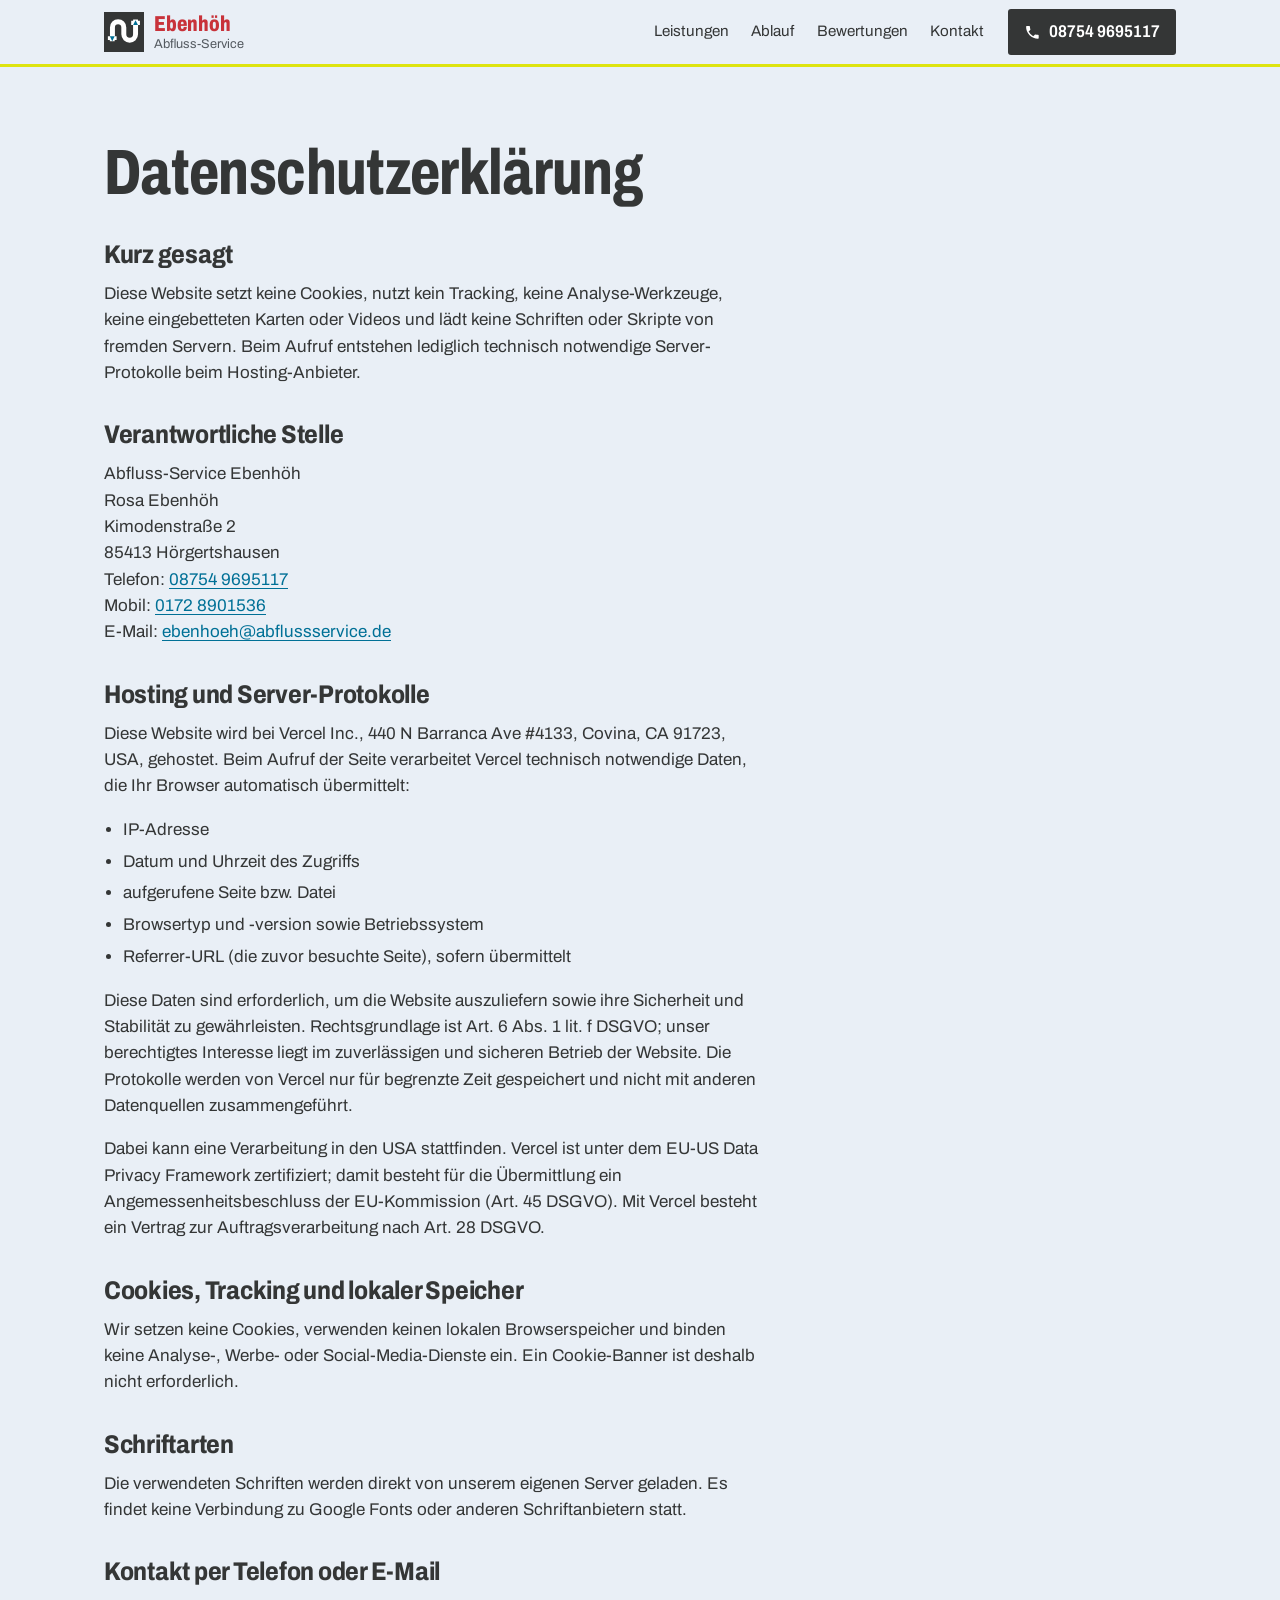
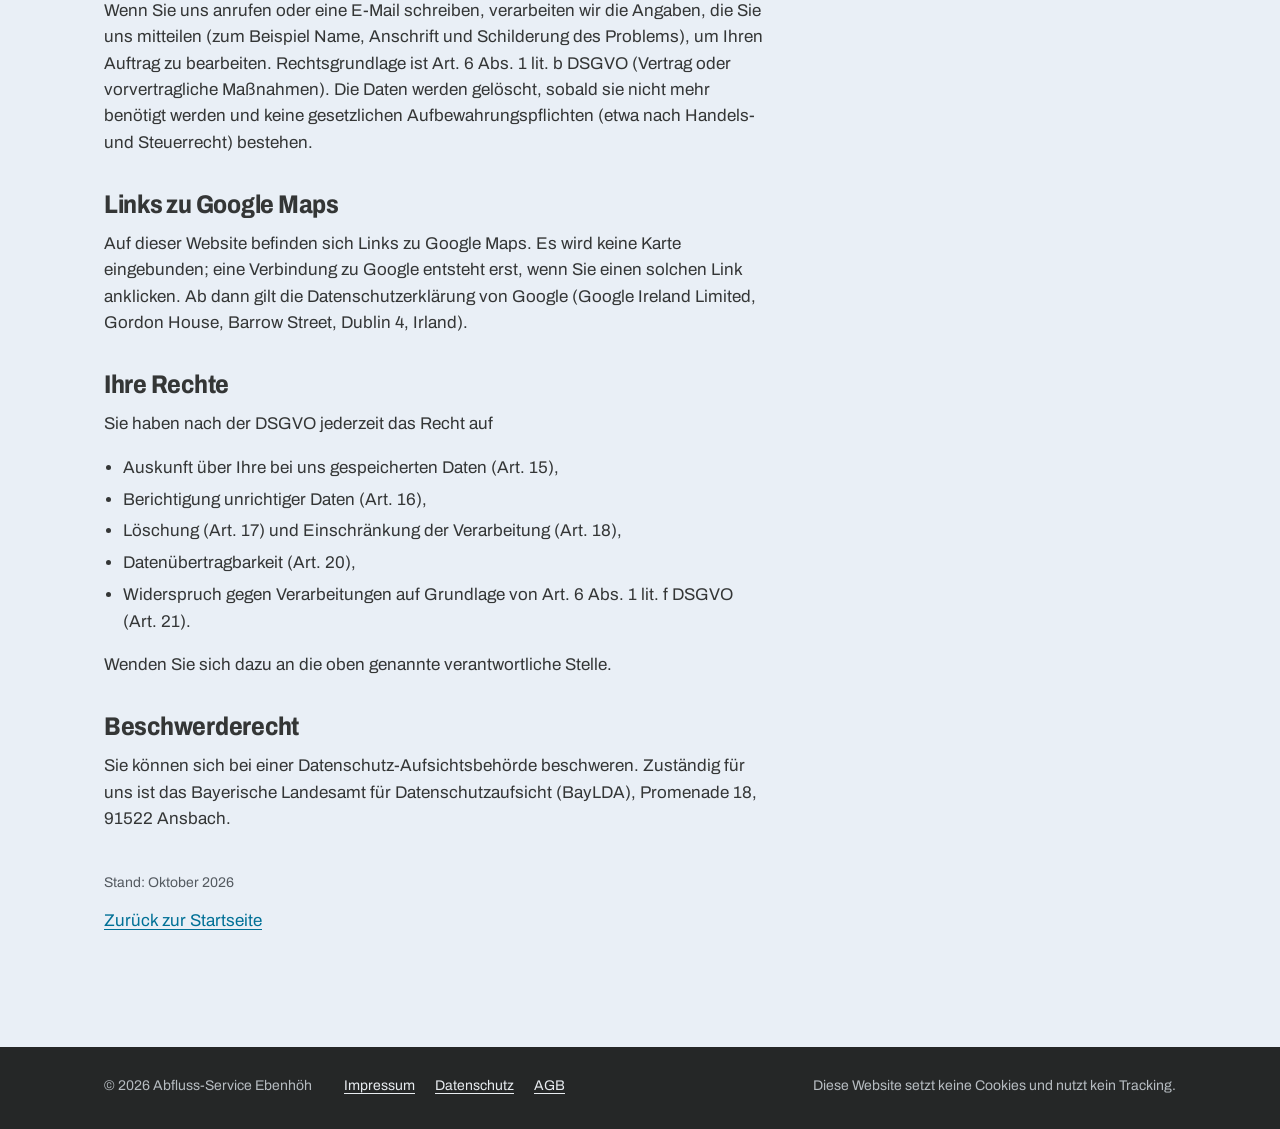
<file: datenschutz.html>
<!doctype html>
<html lang="de">
<head>
  <meta charset="utf-8">
  <meta name="viewport" content="width=device-width, initial-scale=1">
  <title>Datenschutzerklärung – Abfluss-Service Ebenhöh</title>
  <meta name="robots" content="noindex, follow">
  <link rel="canonical" href="https://abfluss-service-ebenhoeh.vercel.app/datenschutz">
  <meta name="theme-color" content="#343636">
  <link rel="icon" href="/favicon.svg" type="image/svg+xml">
  <link rel="stylesheet" href="/styles.css">
</head>
<body>
  <a class="skip" href="#inhalt">Zum Inhalt springen</a>
  <header class="site-header">
    <div class="wrap">
      <a class="brand" href="/" aria-label="Abfluss-Service Ebenhöh, Startseite">
        <img src="/favicon.svg" alt="" width="40" height="40">
        <span class="brand-name"><strong>Ebenhöh</strong><span>Abfluss-Service</span></span>
      </a>
      <nav class="site-nav" aria-label="Hauptnavigation">
        <a href="/#leistungen">Leistungen</a>
        <a href="/#ablauf">Ablauf</a>
        <a href="/#bewertungen">Bewertungen</a>
        <a href="/#kontakt">Kontakt</a>
      </nav>
      <a class="call-btn" href="tel:+4987549695117" aria-label="Anrufen: 08754 9695117">
        <svg viewBox="0 0 24 24" aria-hidden="true"><path fill="currentColor" d="M6.6 10.8a15.1 15.1 0 0 0 6.6 6.6l2.2-2.2a1 1 0 0 1 1-.25 11.4 11.4 0 0 0 3.6.57 1 1 0 0 1 1 1V20a1 1 0 0 1-1 1A17 17 0 0 1 3 4a1 1 0 0 1 1-1h3.5a1 1 0 0 1 1 1c0 1.25.2 2.45.57 3.57a1 1 0 0 1-.25 1z"/></svg>
        <span>08754 9695117</span>
      </a>
    </div>
  </header>

  <main id="inhalt" class="legal">
    <div class="wrap">
      <h1>Datenschutzerklärung</h1>

      <h2>Kurz gesagt</h2>
      <p>Diese Website setzt keine Cookies, nutzt kein Tracking, keine Analyse-Werkzeuge, keine eingebetteten Karten oder Videos und lädt keine Schriften oder Skripte von fremden Servern. Beim Aufruf entstehen lediglich technisch notwendige Server-Protokolle beim Hosting-Anbieter.</p>

      <h2>Verantwortliche Stelle</h2>
      <address>
        Abfluss-Service Ebenhöh<br>
        Rosa Ebenhöh<br>
        Kimodenstraße 2<br>
        85413 Hörgertshausen<br>
        Telefon: <a href="tel:+4987549695117">08754 9695117</a><br>
        Mobil: <a href="tel:+491728901536">0172 8901536</a><br>
        E-Mail: <a href="mailto:ebenhoeh@abflussservice.de">ebenhoeh@abflussservice.de</a>
      </address>

      <h2>Hosting und Server-Protokolle</h2>
      <p>Diese Website wird bei Vercel Inc., 440 N Barranca Ave #4133, Covina, CA 91723, USA, gehostet. Beim Aufruf der Seite verarbeitet Vercel technisch notwendige Daten, die Ihr Browser automatisch übermittelt:</p>
      <ul>
        <li>IP-Adresse</li>
        <li>Datum und Uhrzeit des Zugriffs</li>
        <li>aufgerufene Seite bzw. Datei</li>
        <li>Browsertyp und -version sowie Betriebssystem</li>
        <li>Referrer-URL (die zuvor besuchte Seite), sofern übermittelt</li>
      </ul>
      <p>Diese Daten sind erforderlich, um die Website auszuliefern sowie ihre Sicherheit und Stabilität zu gewährleisten. Rechtsgrundlage ist Art. 6 Abs. 1 lit. f DSGVO; unser berechtigtes Interesse liegt im zuverlässigen und sicheren Betrieb der Website. Die Protokolle werden von Vercel nur für begrenzte Zeit gespeichert und nicht mit anderen Datenquellen zusammengeführt.</p>
      <p>Dabei kann eine Verarbeitung in den USA stattfinden. Vercel ist unter dem EU-US Data Privacy Framework zertifiziert; damit besteht für die Übermittlung ein Angemessenheitsbeschluss der EU-Kommission (Art. 45 DSGVO). Mit Vercel besteht ein Vertrag zur Auftragsverarbeitung nach Art. 28 DSGVO.</p>

      <h2>Cookies, Tracking und lokaler Speicher</h2>
      <p>Wir setzen keine Cookies, verwenden keinen lokalen Browserspeicher und binden keine Analyse-, Werbe- oder Social-Media-Dienste ein. Ein Cookie-Banner ist deshalb nicht erforderlich.</p>

      <h2>Schriftarten</h2>
      <p>Die verwendeten Schriften werden direkt von unserem eigenen Server geladen. Es findet keine Verbindung zu Google Fonts oder anderen Schriftanbietern statt.</p>

      <h2>Kontakt per Telefon oder E-Mail</h2>
      <p>Wenn Sie uns anrufen oder eine E-Mail schreiben, verarbeiten wir die Angaben, die Sie uns mitteilen (zum Beispiel Name, Anschrift und Schilderung des Problems), um Ihren Auftrag zu bearbeiten. Rechtsgrundlage ist Art. 6 Abs. 1 lit. b DSGVO (Vertrag oder vorvertragliche Maßnahmen). Die Daten werden gelöscht, sobald sie nicht mehr benötigt werden und keine gesetzlichen Aufbewahrungspflichten (etwa nach Handels- und Steuerrecht) bestehen.</p>

      <h2>Links zu Google Maps</h2>
      <p>Auf dieser Website befinden sich Links zu Google Maps. Es wird keine Karte eingebunden; eine Verbindung zu Google entsteht erst, wenn Sie einen solchen Link anklicken. Ab dann gilt die Datenschutzerklärung von Google (Google Ireland Limited, Gordon House, Barrow Street, Dublin 4, Irland).</p>

      <h2>Ihre Rechte</h2>
      <p>Sie haben nach der DSGVO jederzeit das Recht auf</p>
      <ul>
        <li>Auskunft über Ihre bei uns gespeicherten Daten (Art. 15),</li>
        <li>Berichtigung unrichtiger Daten (Art. 16),</li>
        <li>Löschung (Art. 17) und Einschränkung der Verarbeitung (Art. 18),</li>
        <li>Datenübertragbarkeit (Art. 20),</li>
        <li>Widerspruch gegen Verarbeitungen auf Grundlage von Art. 6 Abs. 1 lit. f DSGVO (Art. 21).</li>
      </ul>
      <p>Wenden Sie sich dazu an die oben genannte verantwortliche Stelle.</p>

      <h2>Beschwerderecht</h2>
      <p>Sie können sich bei einer Datenschutz-Aufsichtsbehörde beschweren. Zuständig für uns ist das Bayerische Landesamt für Datenschutzaufsicht (BayLDA), Promenade 18, 91522 Ansbach.</p>

      <p class="updated">Stand: Oktober 2026</p>
      <p><a href="/">Zurück zur Startseite</a></p>
    </div>
  </main>

  <footer class="site-footer">
    <div class="wrap">
      <span>© 2026 Abfluss-Service Ebenhöh</span>
      <nav aria-label="Rechtliches">
        <a href="/impressum">Impressum</a>
        <a href="/datenschutz" aria-current="page">Datenschutz</a>
        <a href="/agb">AGB</a>
      </nav>
      <span class="nocookie">Diese Website setzt keine Cookies und nutzt kein Tracking.</span>
    </div>
  </footer>

  <a class="callbar" href="tel:+4987549695117">
    <svg viewBox="0 0 24 24" aria-hidden="true"><path fill="currentColor" d="M6.6 10.8a15.1 15.1 0 0 0 6.6 6.6l2.2-2.2a1 1 0 0 1 1-.25 11.4 11.4 0 0 0 3.6.57 1 1 0 0 1 1 1V20a1 1 0 0 1-1 1A17 17 0 0 1 3 4a1 1 0 0 1 1-1h3.5a1 1 0 0 1 1 1c0 1.25.2 2.45.57 3.57a1 1 0 0 1-.25 1z"/></svg>
    08754 9695117 anrufen
  </a>
</body>
</html>
</file>
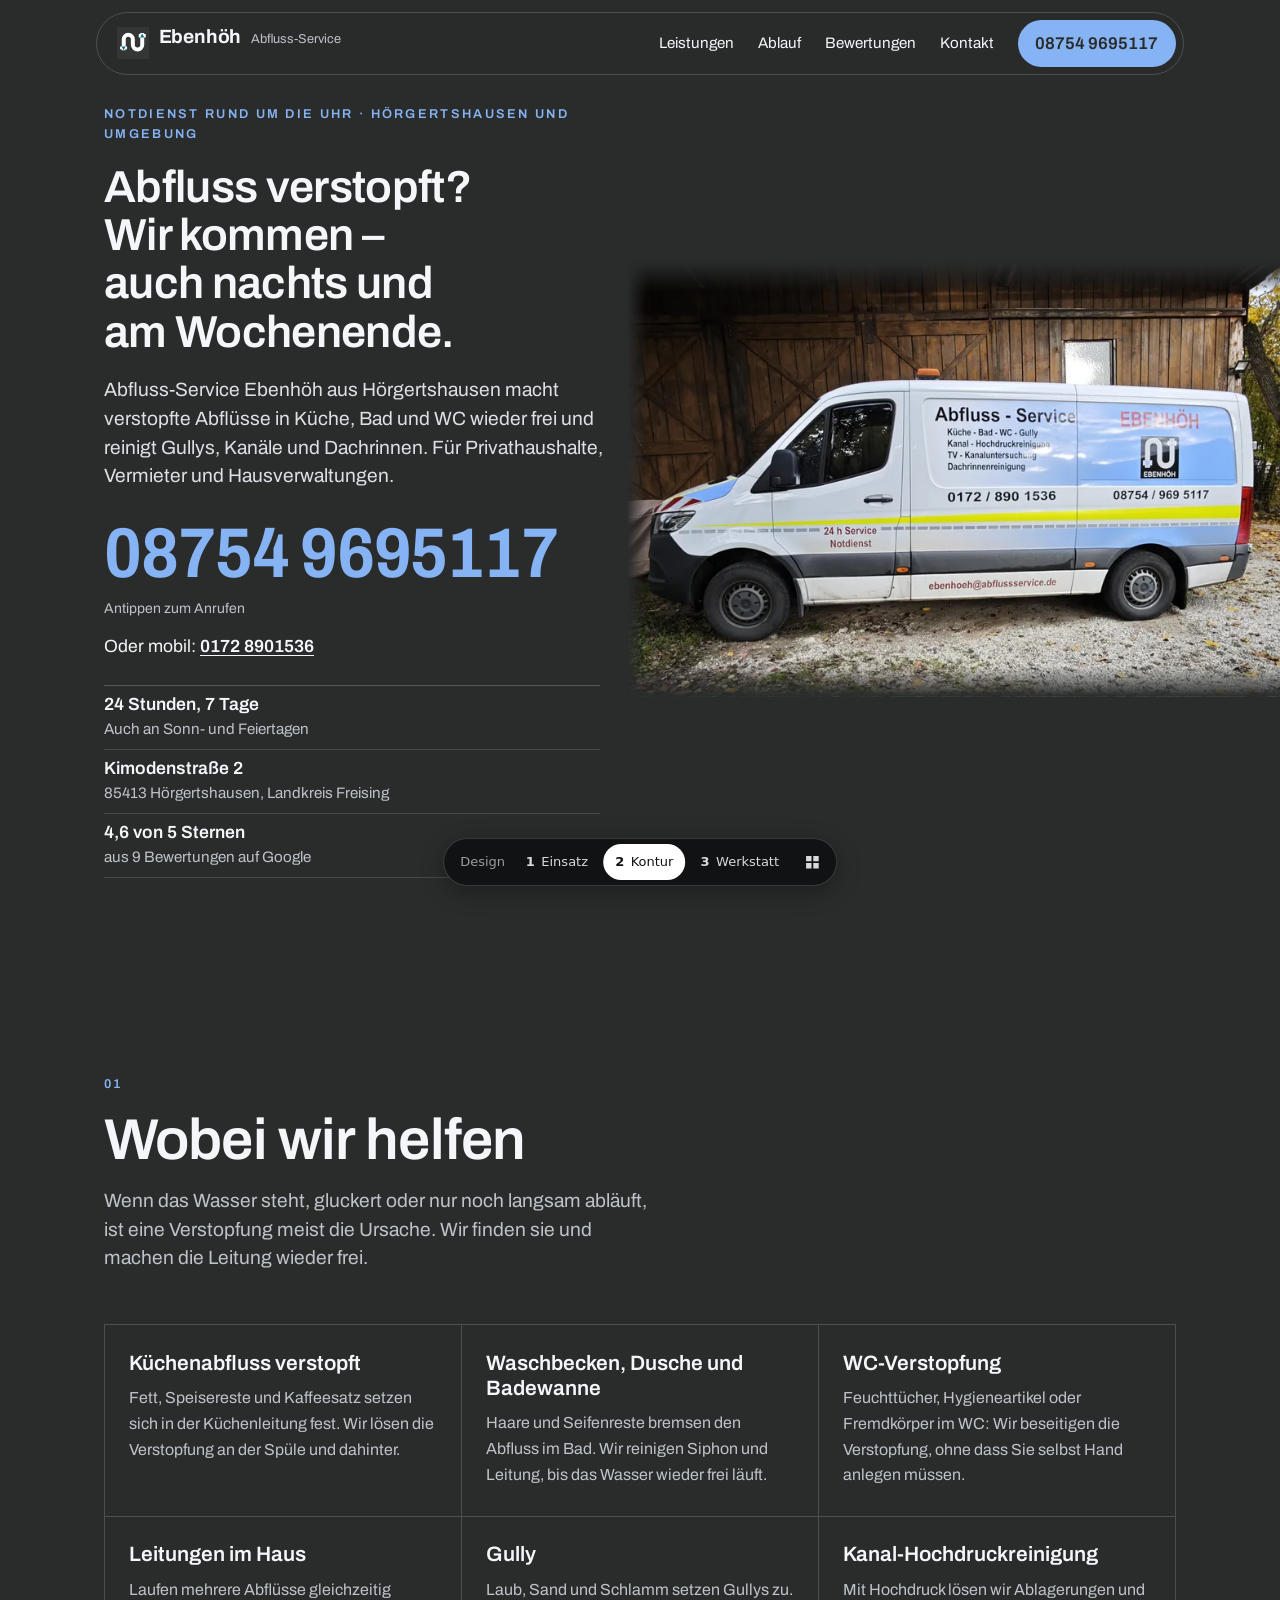
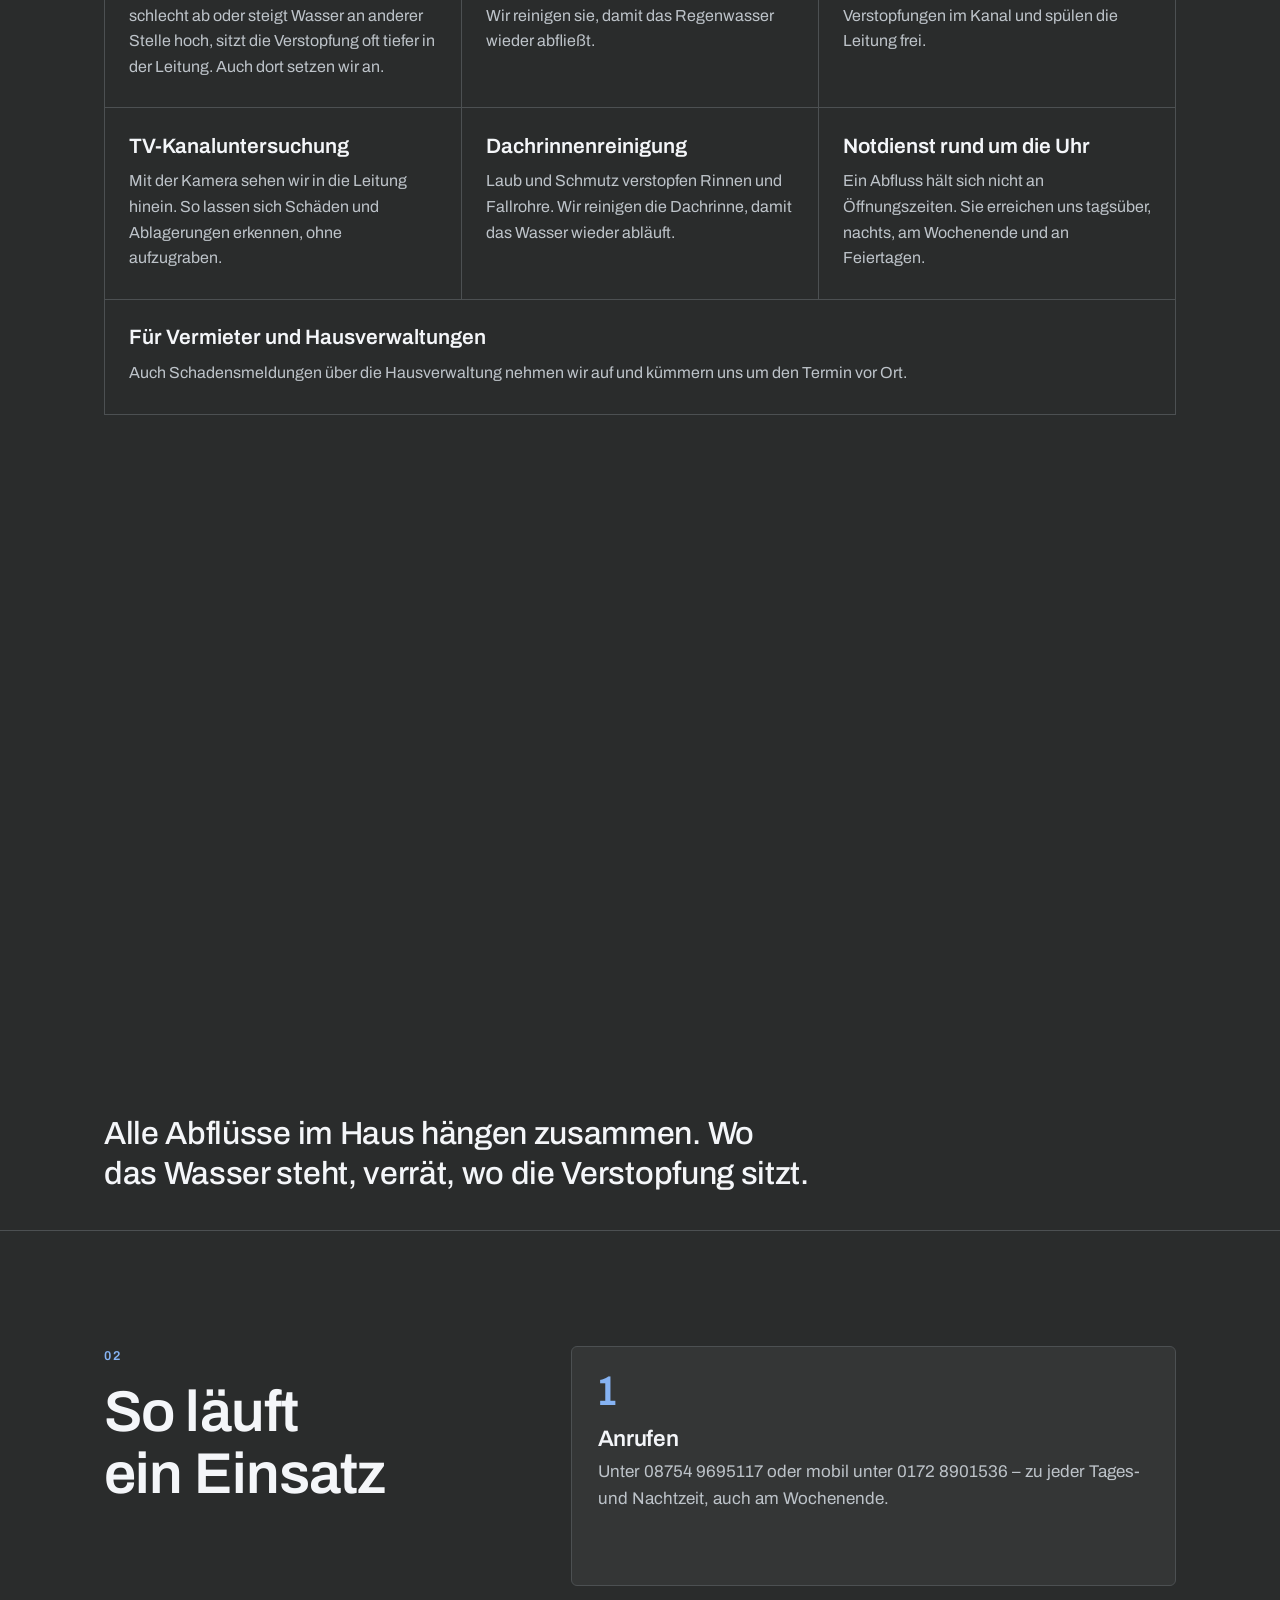
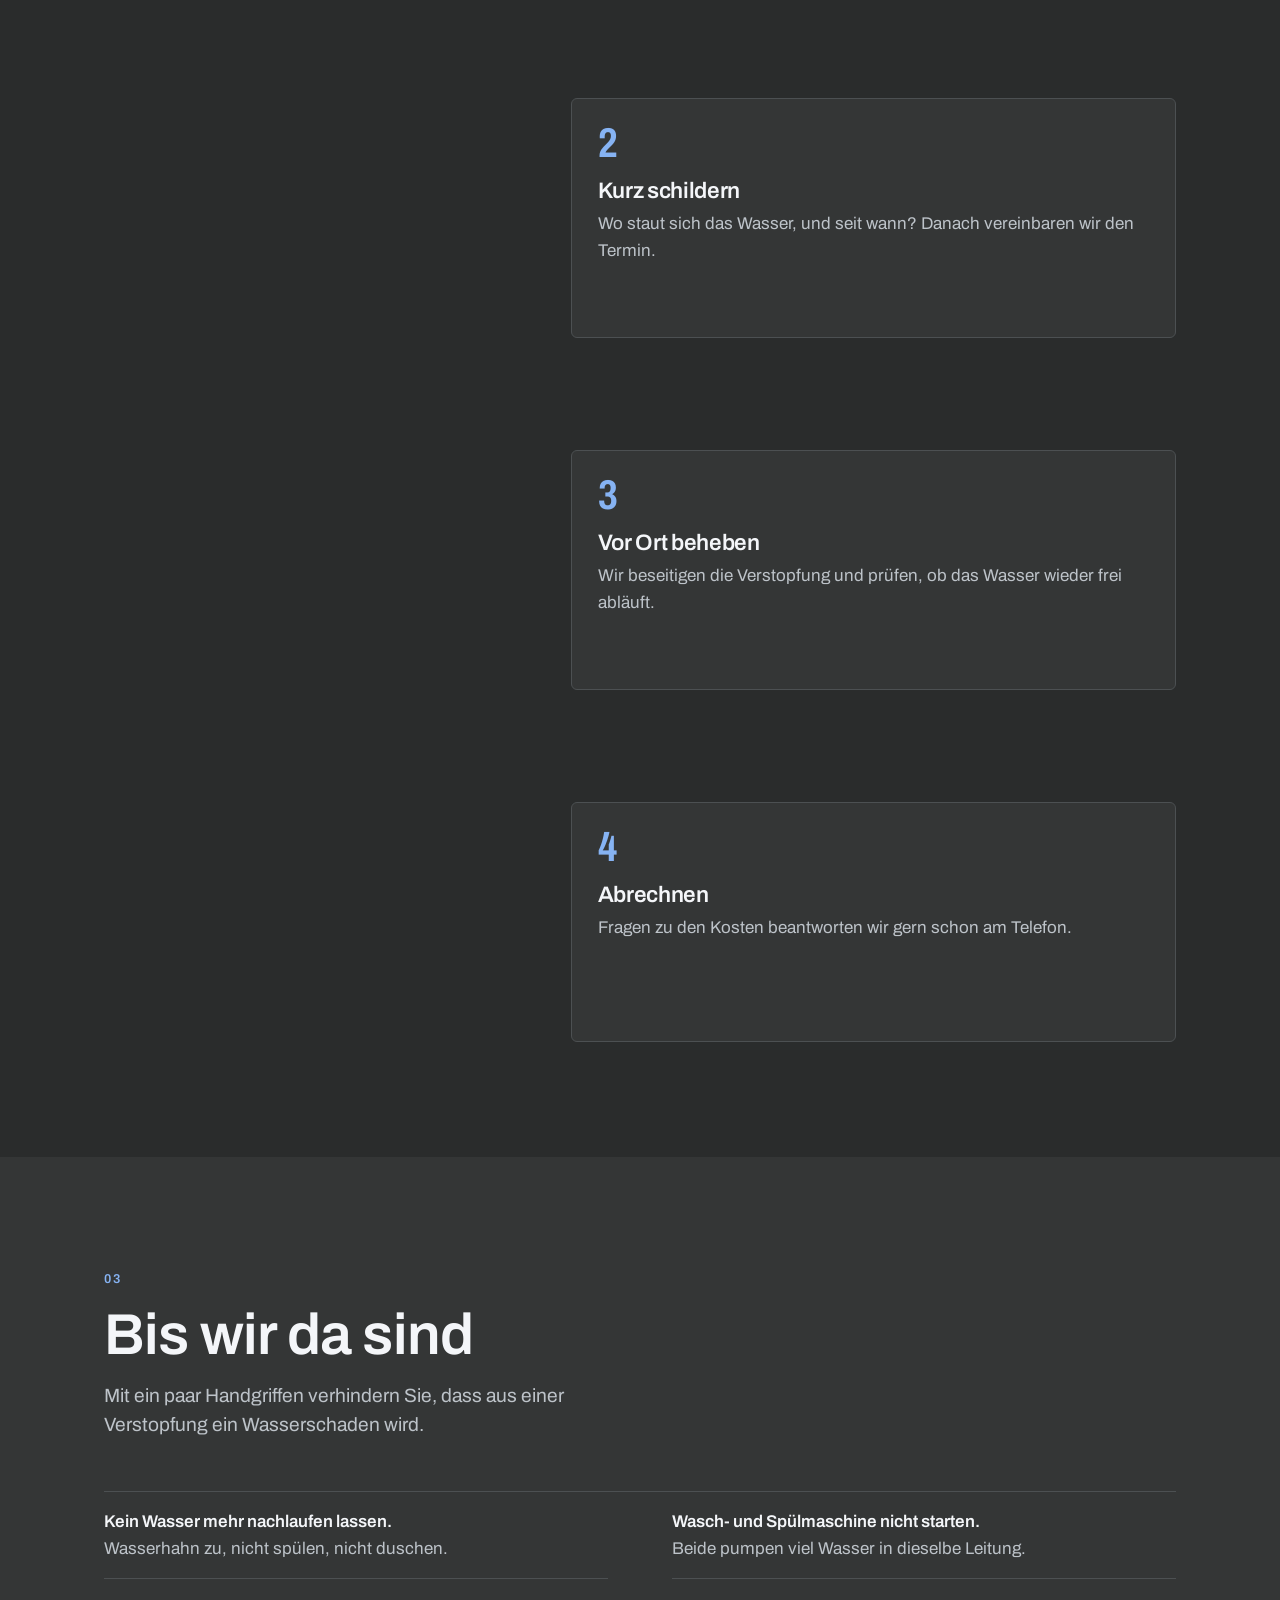
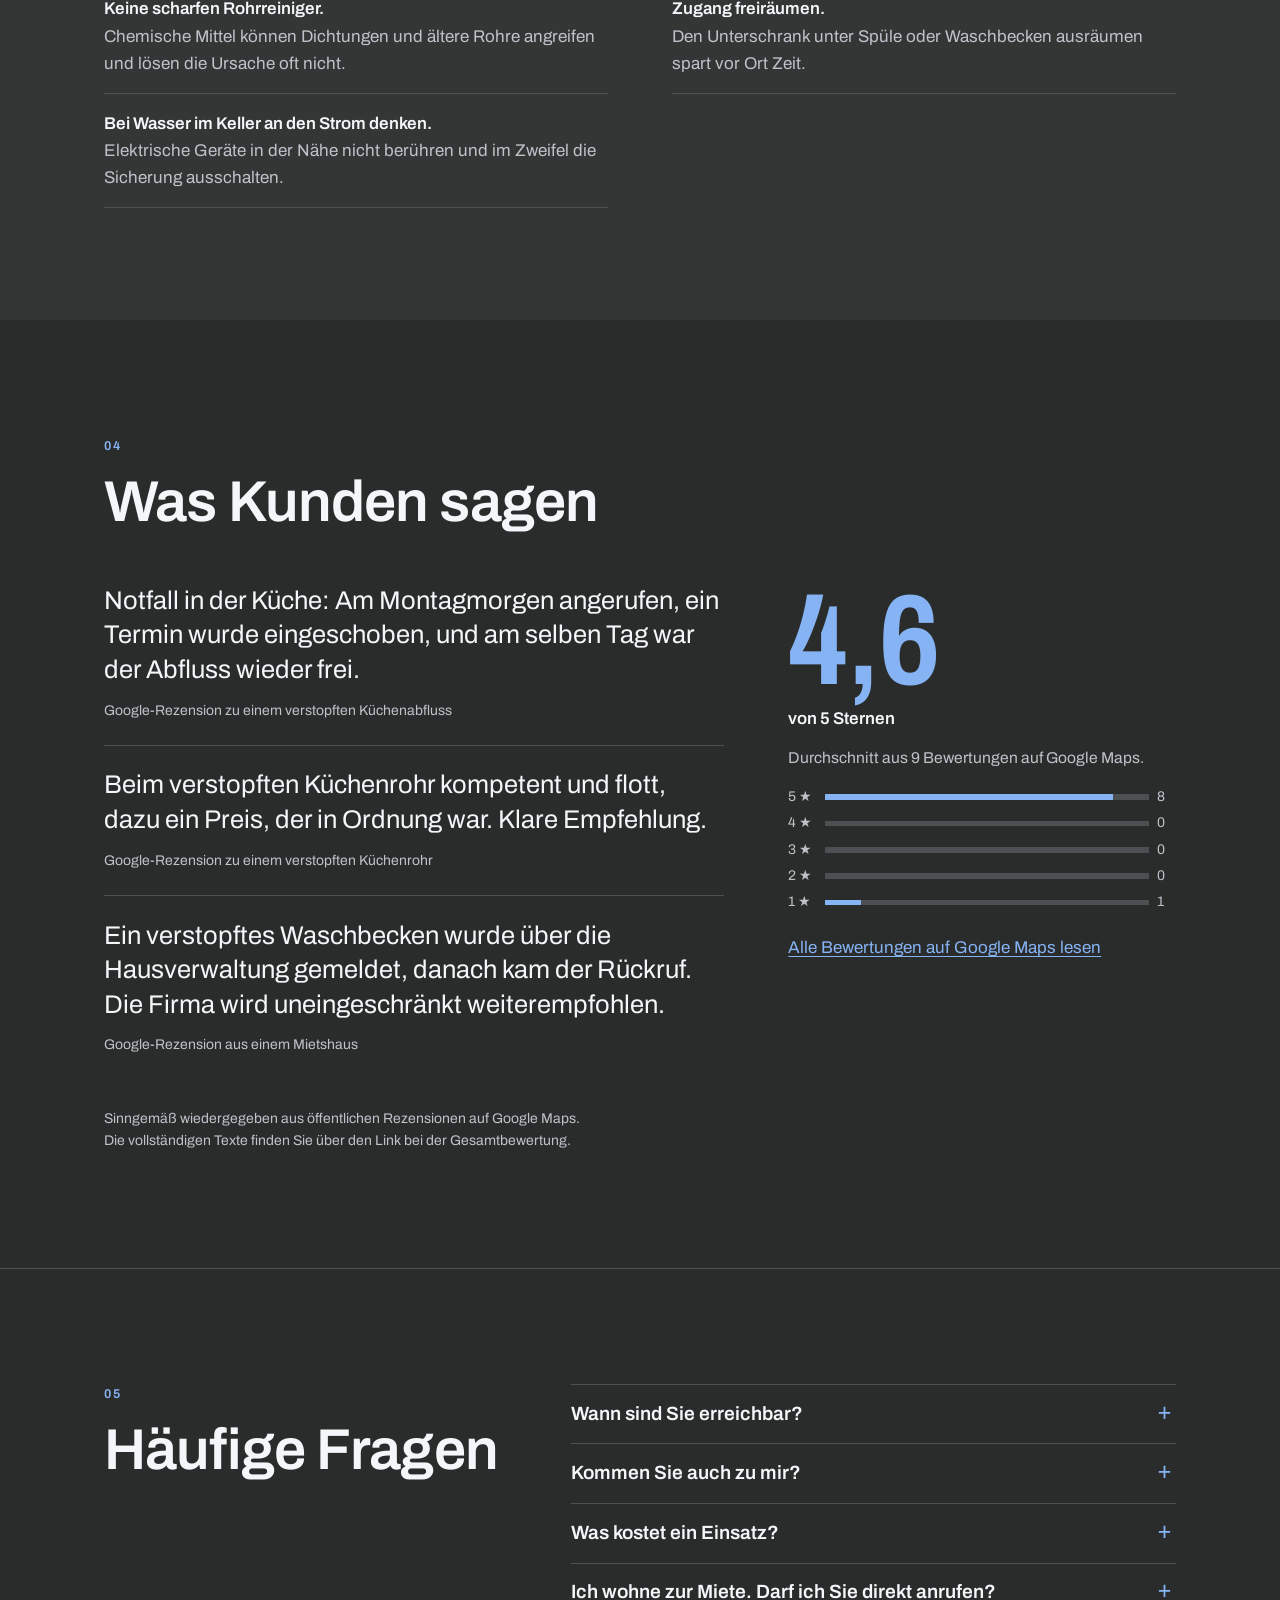
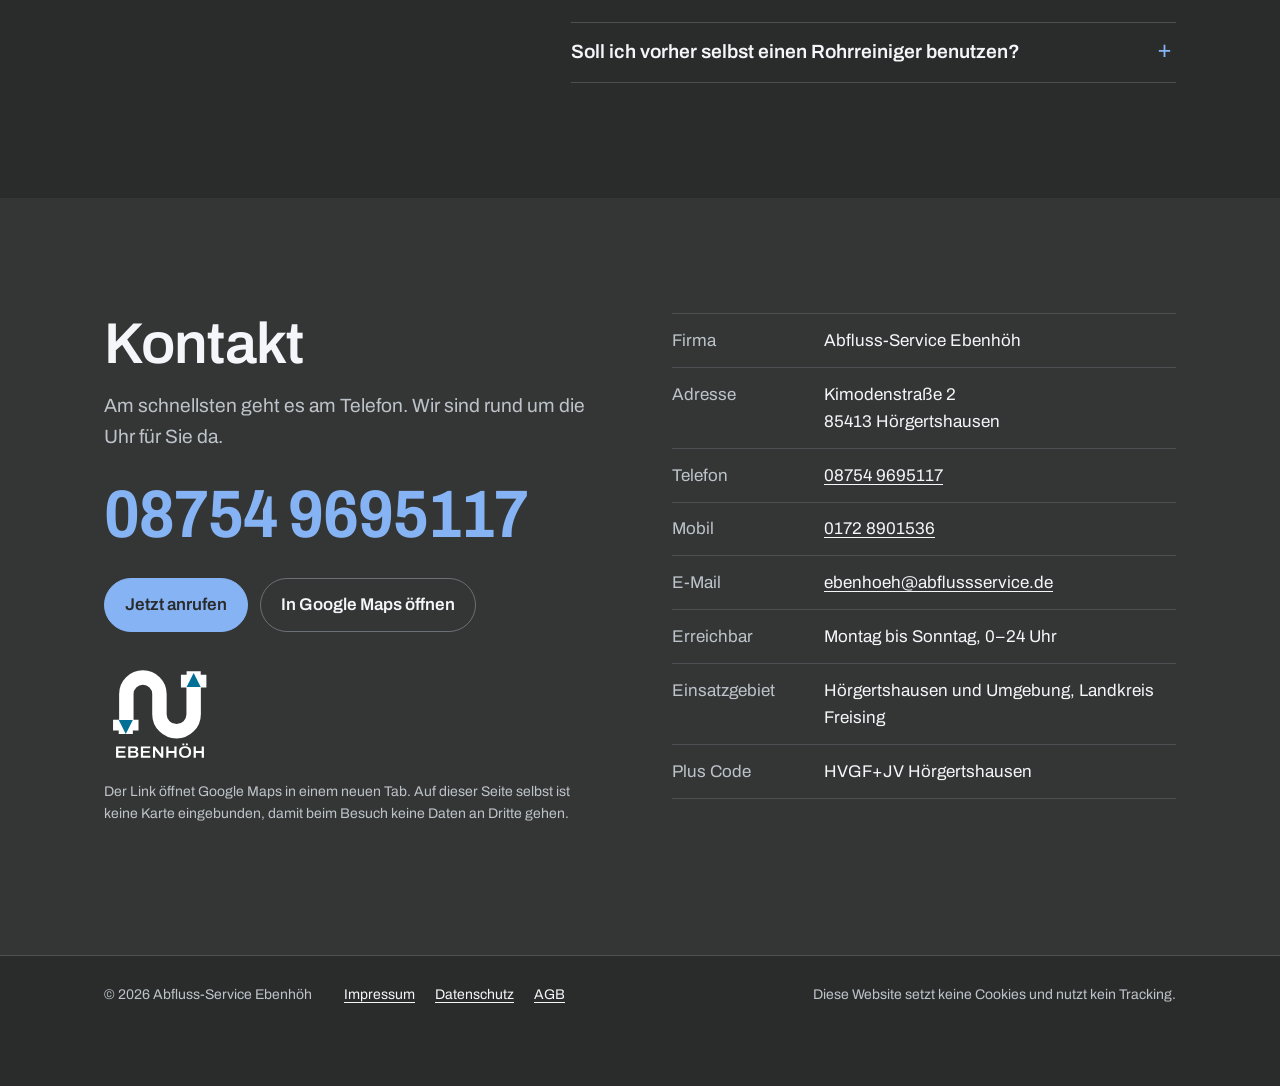
<file: design-2.html>
<!doctype html>
<html lang="de">
<head>
  <meta charset="utf-8">
  <meta name="viewport" content="width=device-width, initial-scale=1">
  <title>Abfluss-Service Ebenhöh – Abflussreinigung in Hörgertshausen, Notdienst rund um die Uhr</title>
  <meta name="description" content="Abfluss verstopft? Abfluss-Service Ebenhöh aus Hörgertshausen (Landkreis Freising) ist rund um die Uhr erreichbar: Tel. 08754 9695117. Küche, Bad, WC, Gully, Kanal und Dachrinne.">
  <meta name="robots" content="noindex, nofollow">
  <meta name="theme-color" content="#2a2c2c">
  <link rel="icon" href="/favicon.svg" type="image/svg+xml">
  <link rel="preload" href="/archivo-var.woff" as="font" type="font/woff" crossorigin>
  <link rel="stylesheet" href="/design-2.css">
  <link rel="stylesheet" href="/switcher.css">
</head>
<body>
  <a class="skip" href="#inhalt">Zum Inhalt springen</a>

  <header class="pillnav">
    <a class="wordmark" href="/design-2" aria-label="Abfluss-Service Ebenhöh, Startseite">
      <img src="/favicon.svg" alt="" width="32" height="32">
      <strong>Ebenhöh</strong>
      <small>Abfluss-Service</small>
    </a>
    <nav class="mainnav" aria-label="Hauptnavigation">
      <a href="#leistungen">Leistungen</a>
      <a href="#ablauf">Ablauf</a>
      <a href="#bewertungen">Bewertungen</a>
      <a href="#kontakt">Kontakt</a>
    </nav>
    <a class="pillcall" href="tel:+4987549695117" aria-label="Anrufen: 08754 9695117">08754 9695117</a>
  </header>

  <main id="inhalt">
    <section class="hero" aria-labelledby="hero-title">
      <picture>
        <source media="(min-width: 1101px)" type="image/webp" srcset="/images/fahrzeug-seite-1200.webp 1200w, /images/fahrzeug-seite-1800.webp 1800w" sizes="51vw">
        <img class="hero-photo" src="/images/fahrzeug-breit-800.webp" srcset="/images/fahrzeug-breit-800.webp 800w, /images/fahrzeug-breit-1600.webp 1600w" sizes="100vw" alt="Weißer Mercedes Sprinter von Abfluss-Service Ebenhöh mit Logo, Leistungen und beiden Telefonnummern, seitlich vor einem Holzstadel" width="800" height="533" fetchpriority="high">
      </picture>
      <div class="wrap hero-body">
        <p class="kicker">Notdienst rund um die Uhr · Hörgertshausen und Umgebung</p>
        <h1 id="hero-title">Abfluss verstopft? Wir kommen – auch nachts und am Wochenende.</h1>
        <p class="hero-lede">Abfluss-Service Ebenhöh aus Hörgertshausen macht verstopfte Abflüsse in Küche, Bad und WC wieder frei und reinigt Gullys, Kanäle und Dachrinnen. Für Privathaushalte, Vermieter und Hausverwaltungen.</p>
        <a class="herocall" href="tel:+4987549695117">
          <span class="herocall-number">08754 9695117</span>
          <span class="herocall-hint">Antippen zum Anrufen</span>
        </a>
        <p class="alt-tel">Oder mobil: <a href="tel:+491728901536">0172 8901536</a></p>
        <ul class="facts">
          <li><strong>24 Stunden, 7 Tage</strong>Auch an Sonn- und Feiertagen</li>
          <li><strong>Kimodenstraße 2</strong>85413 Hörgertshausen, Landkreis Freising</li>
          <li><strong>4,6 von 5 Sternen</strong>aus 9 Bewertungen auf Google</li>
        </ul>
      </div>
    </section>

    <section class="section" id="leistungen" aria-labelledby="leistungen-title">
      <div class="wrap">
        <header class="chapter">
          <h2 id="leistungen-title">Wobei wir helfen</h2>
          <p>Wenn das Wasser steht, gluckert oder nur noch langsam abläuft, ist eine Verstopfung meist die Ursache. Wir finden sie und machen die Leitung wieder frei.</p>
        </header>

        <dl class="services">
          <div>
            <dt>Küchenabfluss verstopft</dt>
            <dd>Fett, Speisereste und Kaffeesatz setzen sich in der Küchenleitung fest. Wir lösen die Verstopfung an der Spüle und dahinter.</dd>
          </div>
          <div>
            <dt>Waschbecken, Dusche und Badewanne</dt>
            <dd>Haare und Seifenreste bremsen den Abfluss im Bad. Wir reinigen Siphon und Leitung, bis das Wasser wieder frei läuft.</dd>
          </div>
          <div>
            <dt>WC-Verstopfung</dt>
            <dd>Feuchttücher, Hygieneartikel oder Fremdkörper im WC: Wir beseitigen die Verstopfung, ohne dass Sie selbst Hand anlegen müssen.</dd>
          </div>
          <div>
            <dt>Leitungen im Haus</dt>
            <dd>Laufen mehrere Abflüsse gleichzeitig schlecht ab oder steigt Wasser an anderer Stelle hoch, sitzt die Verstopfung oft tiefer in der Leitung. Auch dort setzen wir an.</dd>
          </div>
          <div>
            <dt>Gully</dt>
            <dd>Laub, Sand und Schlamm setzen Gullys zu. Wir reinigen sie, damit das Regenwasser wieder abfließt.</dd>
          </div>
          <div>
            <dt>Kanal-Hochdruckreinigung</dt>
            <dd>Mit Hochdruck lösen wir Ablagerungen und Verstopfungen im Kanal und spülen die Leitung frei.</dd>
          </div>
          <div>
            <dt>TV-Kanaluntersuchung</dt>
            <dd>Mit der Kamera sehen wir in die Leitung hinein. So lassen sich Schäden und Ablagerungen erkennen, ohne aufzugraben.</dd>
          </div>
          <div>
            <dt>Dachrinnenreinigung</dt>
            <dd>Laub und Schmutz verstopfen Rinnen und Fallrohre. Wir reinigen die Dachrinne, damit das Wasser wieder abläuft.</dd>
          </div>
          <div>
            <dt>Notdienst rund um die Uhr</dt>
            <dd>Ein Abfluss hält sich nicht an Öffnungszeiten. Sie erreichen uns tagsüber, nachts, am Wochenende und an Feiertagen.</dd>
          </div>
          <div>
            <dt>Für Vermieter und Hausverwaltungen</dt>
            <dd>Auch Schadensmeldungen über die Hausverwaltung nehmen wir auf und kümmern uns um den Termin vor Ort.</dd>
          </div>
        </dl>
      </div>
    </section>

    <figure class="band">
      <picture>
        <source media="(min-width: 768px)" type="image/webp" srcset="/images/fahrzeug-heck-1800.webp">
        <img src="/images/fahrzeug-heck-900.webp" alt="Hecktüren des Einsatzfahrzeugs mit Logo, Schriftzug Abfluss-Service Ebenhöh, Leistungen und Telefonnummern" width="900" height="630" loading="lazy" decoding="async">
      </picture>
      <figcaption>Alle Abflüsse im Haus hängen zusammen. Wo das Wasser steht, verrät, wo die Verstopfung sitzt.</figcaption>
    </figure>

    <section class="section section--rule" id="ablauf" aria-labelledby="ablauf-title">
      <div class="wrap split">
        <header class="chapter chapter--side">
          <h2 id="ablauf-title">So läuft ein Einsatz</h2>
        </header>
        <ol class="steps">
          <li>
            <h3>Anrufen</h3>
            <p>Unter 08754 9695117 oder mobil unter 0172 8901536 – zu jeder Tages- und Nachtzeit, auch am Wochenende.</p>
          </li>
          <li>
            <h3>Kurz schildern</h3>
            <p>Wo staut sich das Wasser, und seit wann? Danach vereinbaren wir den Termin.</p>
          </li>
          <li>
            <h3>Vor Ort beheben</h3>
            <p>Wir beseitigen die Verstopfung und prüfen, ob das Wasser wieder frei abläuft.</p>
          </li>
          <li>
            <h3>Abrechnen</h3>
            <p>Fragen zu den Kosten beantworten wir gern schon am Telefon.</p>
          </li>
        </ol>
      </div>
    </section>

    <section class="firstaid" id="erste-hilfe" aria-labelledby="hilfe-title">
      <div class="wrap">
        <header class="chapter">
          <h2 id="hilfe-title">Bis wir da sind</h2>
          <p>Mit ein paar Handgriffen verhindern Sie, dass aus einer Verstopfung ein Wasserschaden wird.</p>
        </header>
        <ul class="checklist">
          <li><strong>Kein Wasser mehr nachlaufen lassen.</strong> Wasserhahn zu, nicht spülen, nicht duschen.</li>
          <li><strong>Wasch- und Spülmaschine nicht starten.</strong> Beide pumpen viel Wasser in dieselbe Leitung.</li>
          <li><strong>Keine scharfen Rohrreiniger.</strong> Chemische Mittel können Dichtungen und ältere Rohre angreifen und lösen die Ursache oft nicht.</li>
          <li><strong>Zugang freiräumen.</strong> Den Unterschrank unter Spüle oder Waschbecken ausräumen spart vor Ort Zeit.</li>
          <li><strong>Bei Wasser im Keller an den Strom denken.</strong> Elektrische Geräte in der Nähe nicht berühren und im Zweifel die Sicherung ausschalten.</li>
        </ul>
      </div>
    </section>

    <section class="section" id="bewertungen" aria-labelledby="bewertungen-title">
      <div class="wrap">
        <header class="chapter">
          <h2 id="bewertungen-title">Was Kunden sagen</h2>
        </header>
        <div class="reviews">
          <ul class="quotes">
            <li>
              <p>Notfall in der Küche: Am Montagmorgen angerufen, ein Termin wurde eingeschoben, und am selben Tag war der Abfluss wieder frei.</p>
              <small>Google-Rezension zu einem verstopften Küchenabfluss</small>
            </li>
            <li>
              <p>Beim verstopften Küchenrohr kompetent und flott, dazu ein Preis, der in Ordnung war. Klare Empfehlung.</p>
              <small>Google-Rezension zu einem verstopften Küchenrohr</small>
            </li>
            <li>
              <p>Ein verstopftes Waschbecken wurde über die Hausverwaltung gemeldet, danach kam der Rückruf. Die Firma wird uneingeschränkt weiterempfohlen.</p>
              <small>Google-Rezension aus einem Mietshaus</small>
            </li>
          </ul>
          <aside class="score" aria-label="Gesamtbewertung">
            <span class="score-value">4,6</span>
            <p class="score-of">von 5 Sternen</p>
            <p>Durchschnitt aus 9 Bewertungen auf Google Maps.</p>
            <ul class="bars" aria-label="Verteilung der Bewertungen">
              <li><span>5 ★</span><span class="bar"><i class="w89"></i></span><span>8</span></li>
              <li><span>4 ★</span><span class="bar"><i></i></span><span>0</span></li>
              <li><span>3 ★</span><span class="bar"><i></i></span><span>0</span></li>
              <li><span>2 ★</span><span class="bar"><i></i></span><span>0</span></li>
              <li><span>1 ★</span><span class="bar"><i class="w11"></i></span><span>1</span></li>
            </ul>
            <a href="https://maps.google.com/?cid=13661448085239134870" rel="noopener noreferrer" target="_blank">Alle Bewertungen auf Google Maps lesen</a>
          </aside>
        </div>
        <p class="source-note">Sinngemäß wiedergegeben aus öffentlichen Rezensionen auf Google Maps. Die vollständigen Texte finden Sie über den Link bei der Gesamtbewertung.</p>
      </div>
    </section>

    <section class="section section--rule" id="fragen" aria-labelledby="fragen-title">
      <div class="wrap split">
        <header class="chapter chapter--side">
          <h2 id="fragen-title">Häufige Fragen</h2>
        </header>
        <div class="faq">
          <details>
            <summary>Wann sind Sie erreichbar?</summary>
            <p>Rund um die Uhr, an allen sieben Tagen der Woche, auch an Sonn- und Feiertagen. Rufen Sie einfach an: <a href="tel:+4987549695117">08754 9695117</a> oder mobil <a href="tel:+491728901536">0172 8901536</a>.</p>
          </details>
          <details>
            <summary>Kommen Sie auch zu mir?</summary>
            <p>Unser Standort ist Hörgertshausen im Landkreis Freising, wir sind in Hörgertshausen und der Umgebung im Einsatz. Am Telefon sagen wir Ihnen direkt, ob wir zu Ihnen kommen.</p>
          </details>
          <details>
            <summary>Was kostet ein Einsatz?</summary>
            <p>Das hängt davon ab, wo die Verstopfung sitzt und wie aufwendig sie zu lösen ist. Fragen Sie beim Anruf gern nach, womit Sie ungefähr rechnen müssen.</p>
          </details>
          <details>
            <summary>Ich wohne zur Miete. Darf ich Sie direkt anrufen?</summary>
            <p>Erste Anlaufstelle ist meist Ihr Vermieter oder die Hausverwaltung. Aufträge über Hausverwaltungen übernehmen wir regelmäßig. Steht das Wasser und niemand ist erreichbar, rufen Sie uns an.</p>
          </details>
          <details>
            <summary>Soll ich vorher selbst einen Rohrreiniger benutzen?</summary>
            <p>Besser nicht. Chemische Rohrreiniger können Dichtungen und Rohre angreifen und machen die Arbeit für uns gefährlicher, wenn das Mittel noch in der Leitung steht. Sagen Sie uns am Telefon, falls Sie schon etwas verwendet haben.</p>
          </details>
        </div>
      </div>
    </section>

    <section class="contact" id="kontakt" aria-labelledby="kontakt-title">
      <div class="wrap contact-grid">
        <div>
          <h2 id="kontakt-title">Kontakt</h2>
          <p class="contact-lede">Am schnellsten geht es am Telefon. Wir sind rund um die Uhr für Sie da.</p>
          <a class="contact-tel" href="tel:+4987549695117">08754 9695117</a>
          <div class="contact-actions">
            <a class="btn btn--solid" href="tel:+4987549695117">Jetzt anrufen</a>
            <a class="btn" href="https://maps.google.com/?cid=13661448085239134870" rel="noopener noreferrer" target="_blank">In Google Maps öffnen</a>
          </div>
          <img class="contact-logo" src="/images/logo.svg" alt="Logo Ebenhöh" width="396" height="372" loading="lazy">
          <p class="fine">Der Link öffnet Google Maps in einem neuen Tab. Auf dieser Seite selbst ist keine Karte eingebunden, damit beim Besuch keine Daten an Dritte gehen.</p>
        </div>
        <dl class="contact-data">
          <div><dt>Firma</dt><dd>Abfluss-Service Ebenhöh</dd></div>
          <div><dt>Adresse</dt><dd>Kimodenstraße 2<br>85413 Hörgertshausen</dd></div>
          <div><dt>Telefon</dt><dd><a href="tel:+4987549695117">08754 9695117</a></dd></div>
          <div><dt>Mobil</dt><dd><a href="tel:+491728901536">0172 8901536</a></dd></div>
          <div><dt>E-Mail</dt><dd><a href="mailto:ebenhoeh@abflussservice.de">ebenhoeh@abflussservice.de</a></dd></div>
          <div><dt>Erreichbar</dt><dd>Montag bis Sonntag, 0–24 Uhr</dd></div>
          <div><dt>Einsatzgebiet</dt><dd>Hörgertshausen und Umgebung, Landkreis Freising</dd></div>
          <div><dt>Plus Code</dt><dd>HVGF+JV Hörgertshausen</dd></div>
        </dl>
      </div>
    </section>
  </main>

  <footer class="site-footer">
    <div class="wrap">
      <span>© 2026 Abfluss-Service Ebenhöh</span>
      <nav aria-label="Rechtliches">
        <a href="/impressum">Impressum</a>
        <a href="/datenschutz">Datenschutz</a>
        <a href="/agb">AGB</a>
      </nav>
      <span class="nocookie">Diese Website setzt keine Cookies und nutzt kein Tracking.</span>
    </div>
  </footer>

  <a class="callbar" href="tel:+4987549695117">08754 9695117 anrufen</a>

  <nav class="switcher" aria-label="Design-Variante wählen">
    <span class="switcher-label">Design</span>
    <a class="switcher-option" href="/"><b>1</b><span>Einsatz</span></a>
    <a class="switcher-option" href="/design-2" aria-current="page"><b>2</b><span>Kontur</span></a>
    <a class="switcher-option" href="/design-3"><b>3</b><span>Werkstatt</span></a>
    <a class="switcher-all" href="/designs" aria-label="Alle drei im Vergleich" title="Alle drei im Vergleich">
      <svg viewBox="0 0 16 16" aria-hidden="true"><path fill="currentColor" d="M1 1h6v6H1zm8 0h6v6H9zM1 9h6v6H1zm8 0h6v6H9z"/></svg>
    </a>
  </nav>
</body>
</html>
</file>
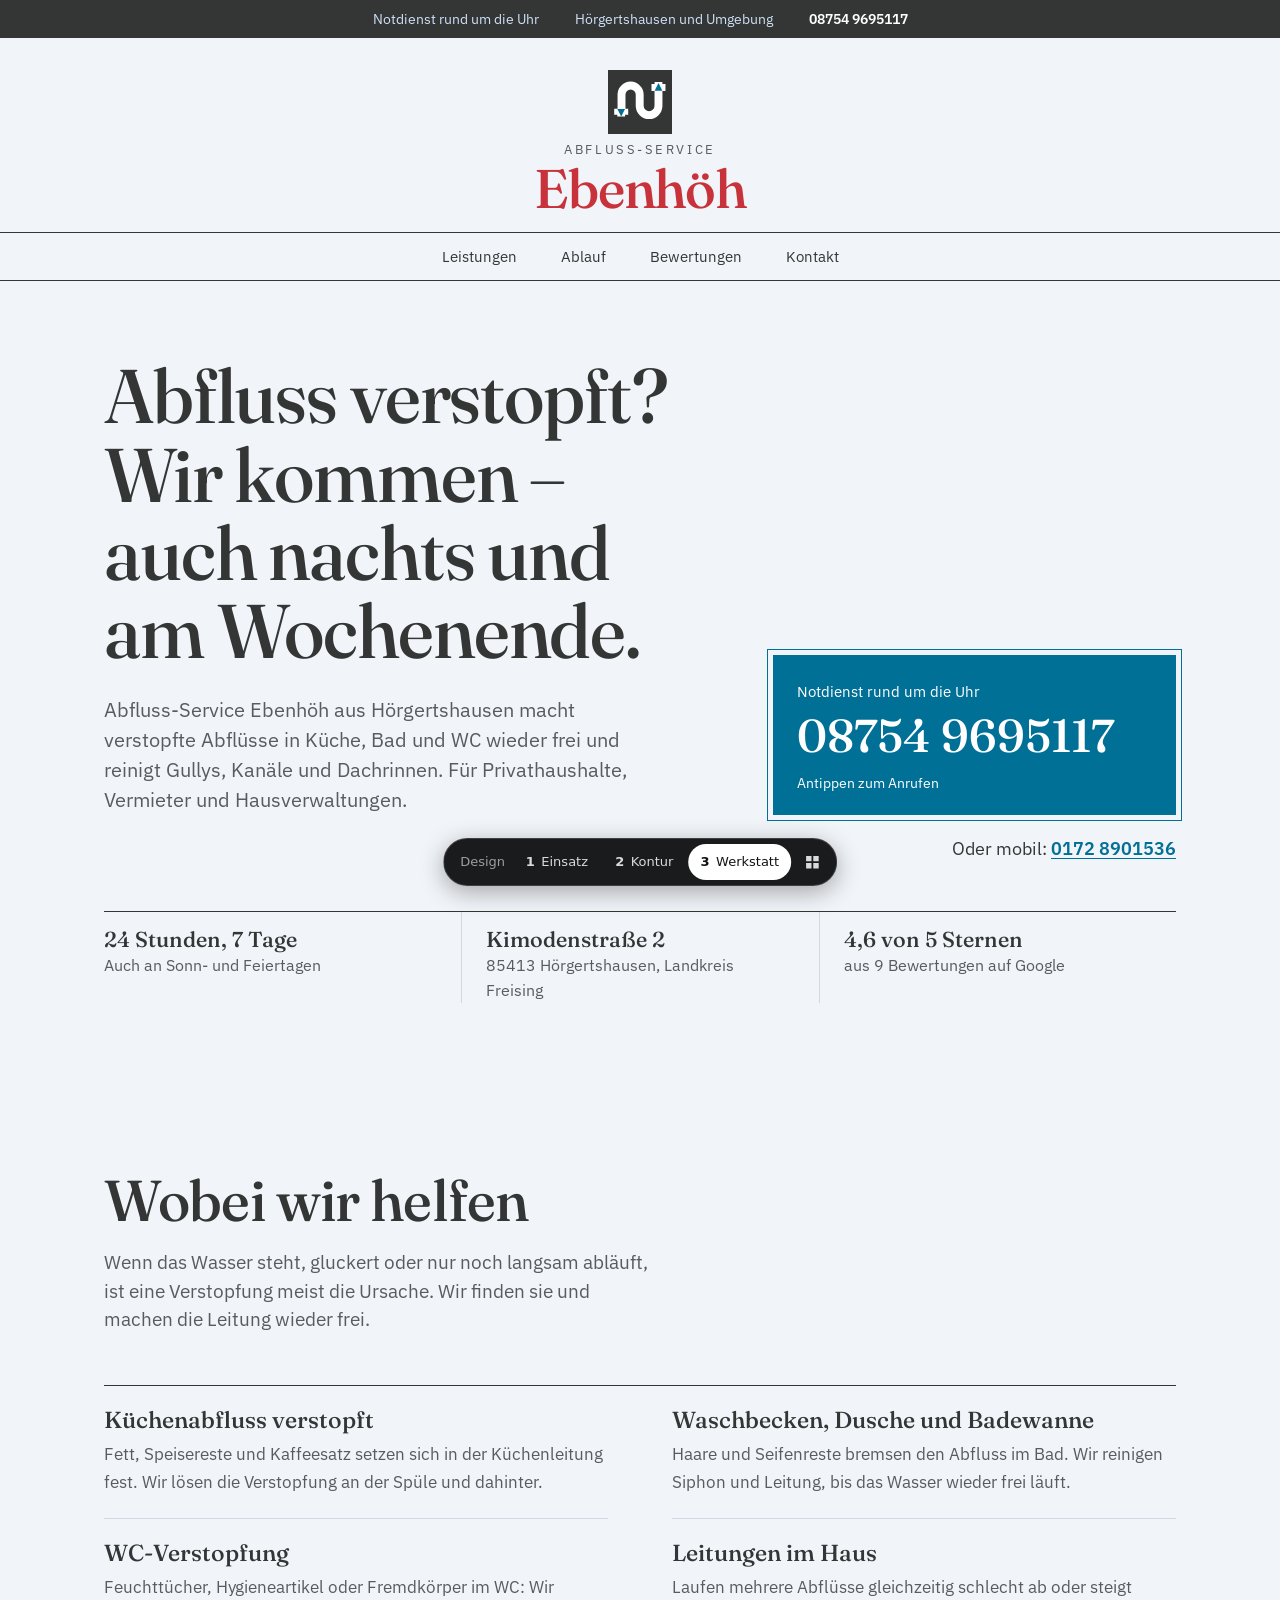
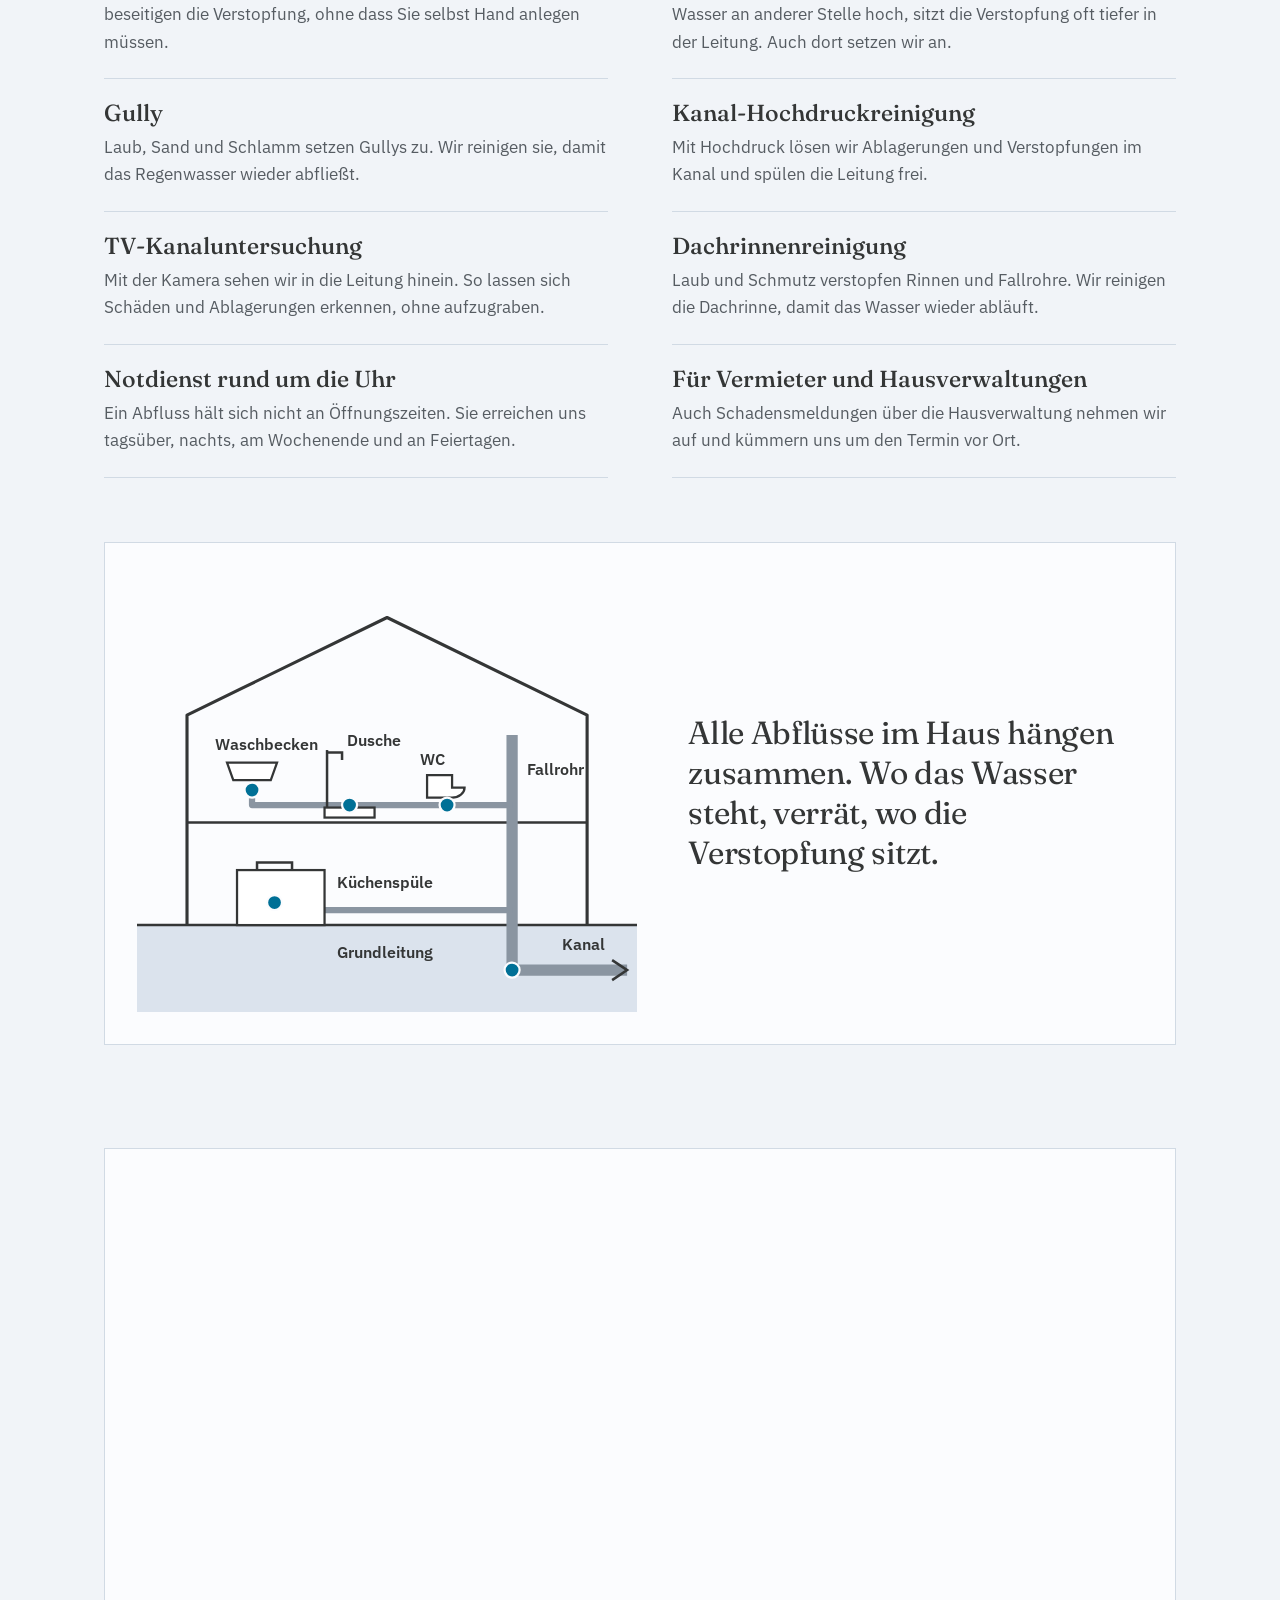
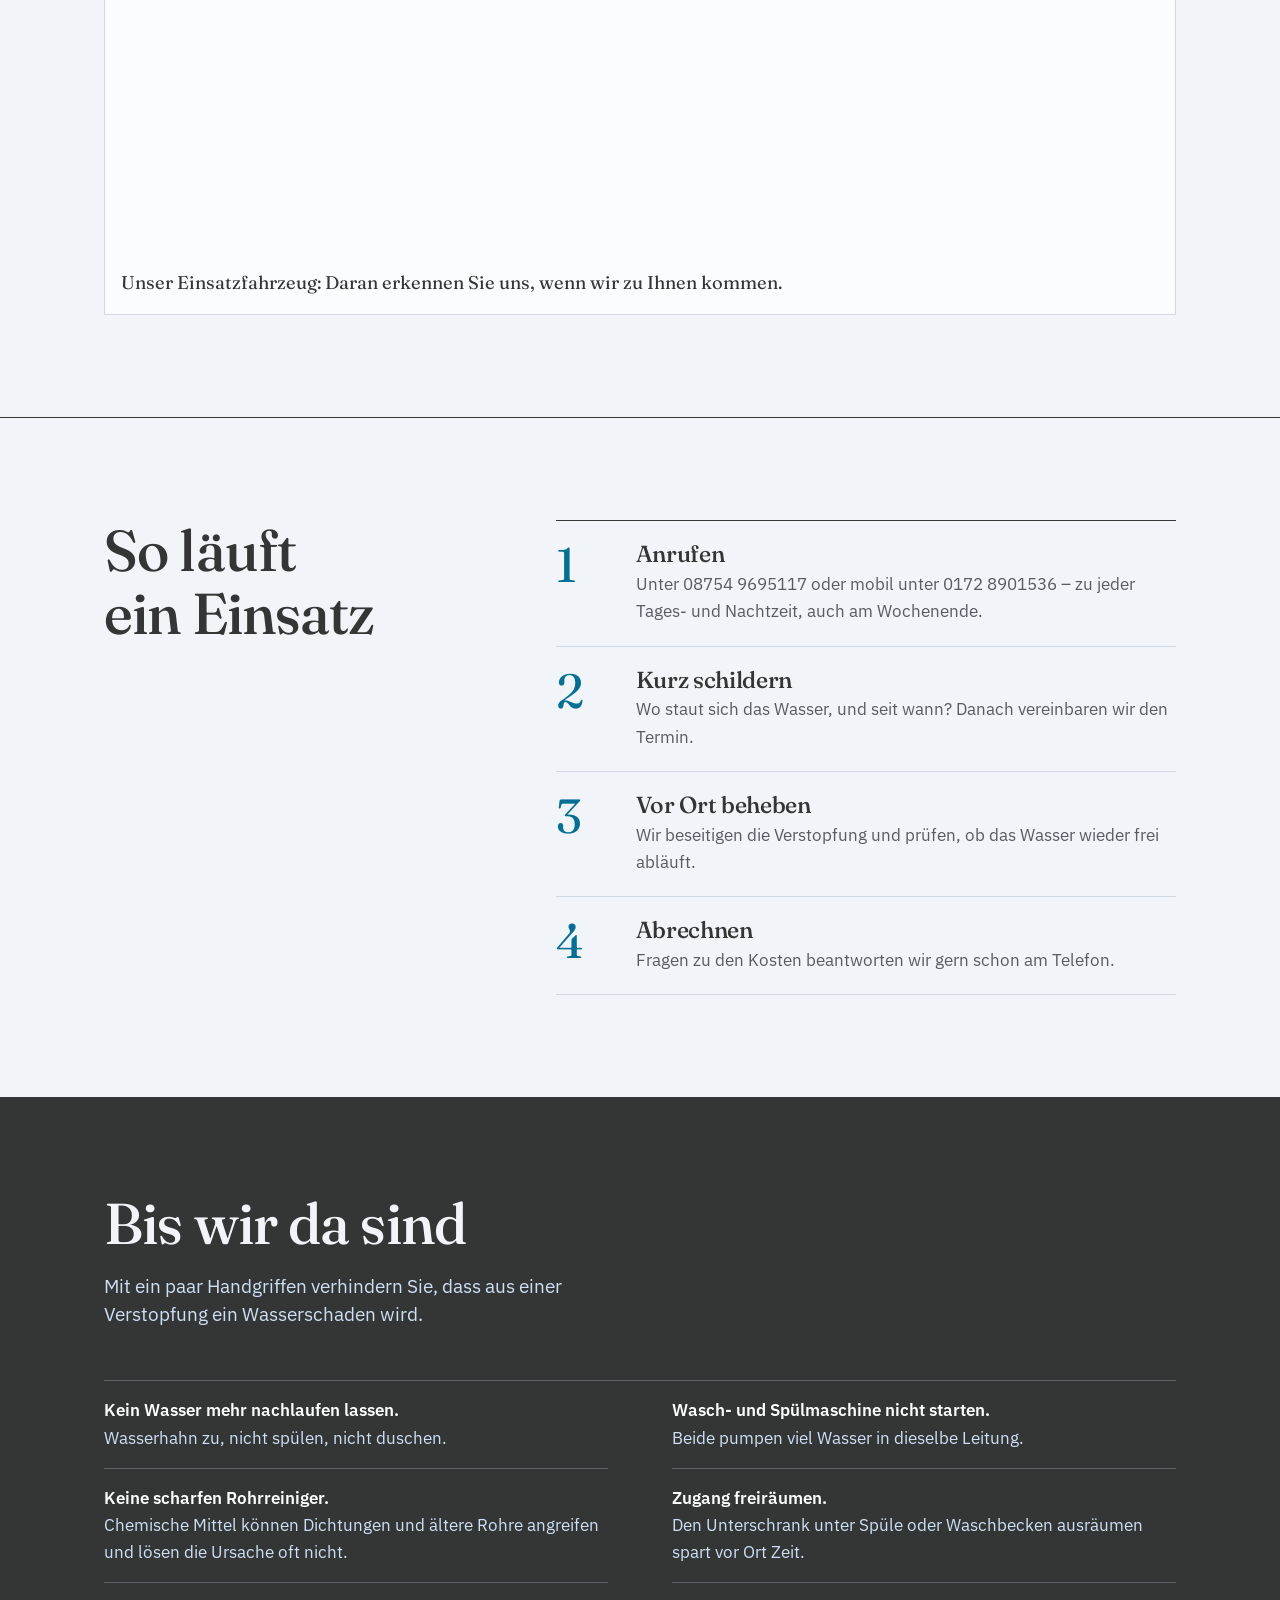
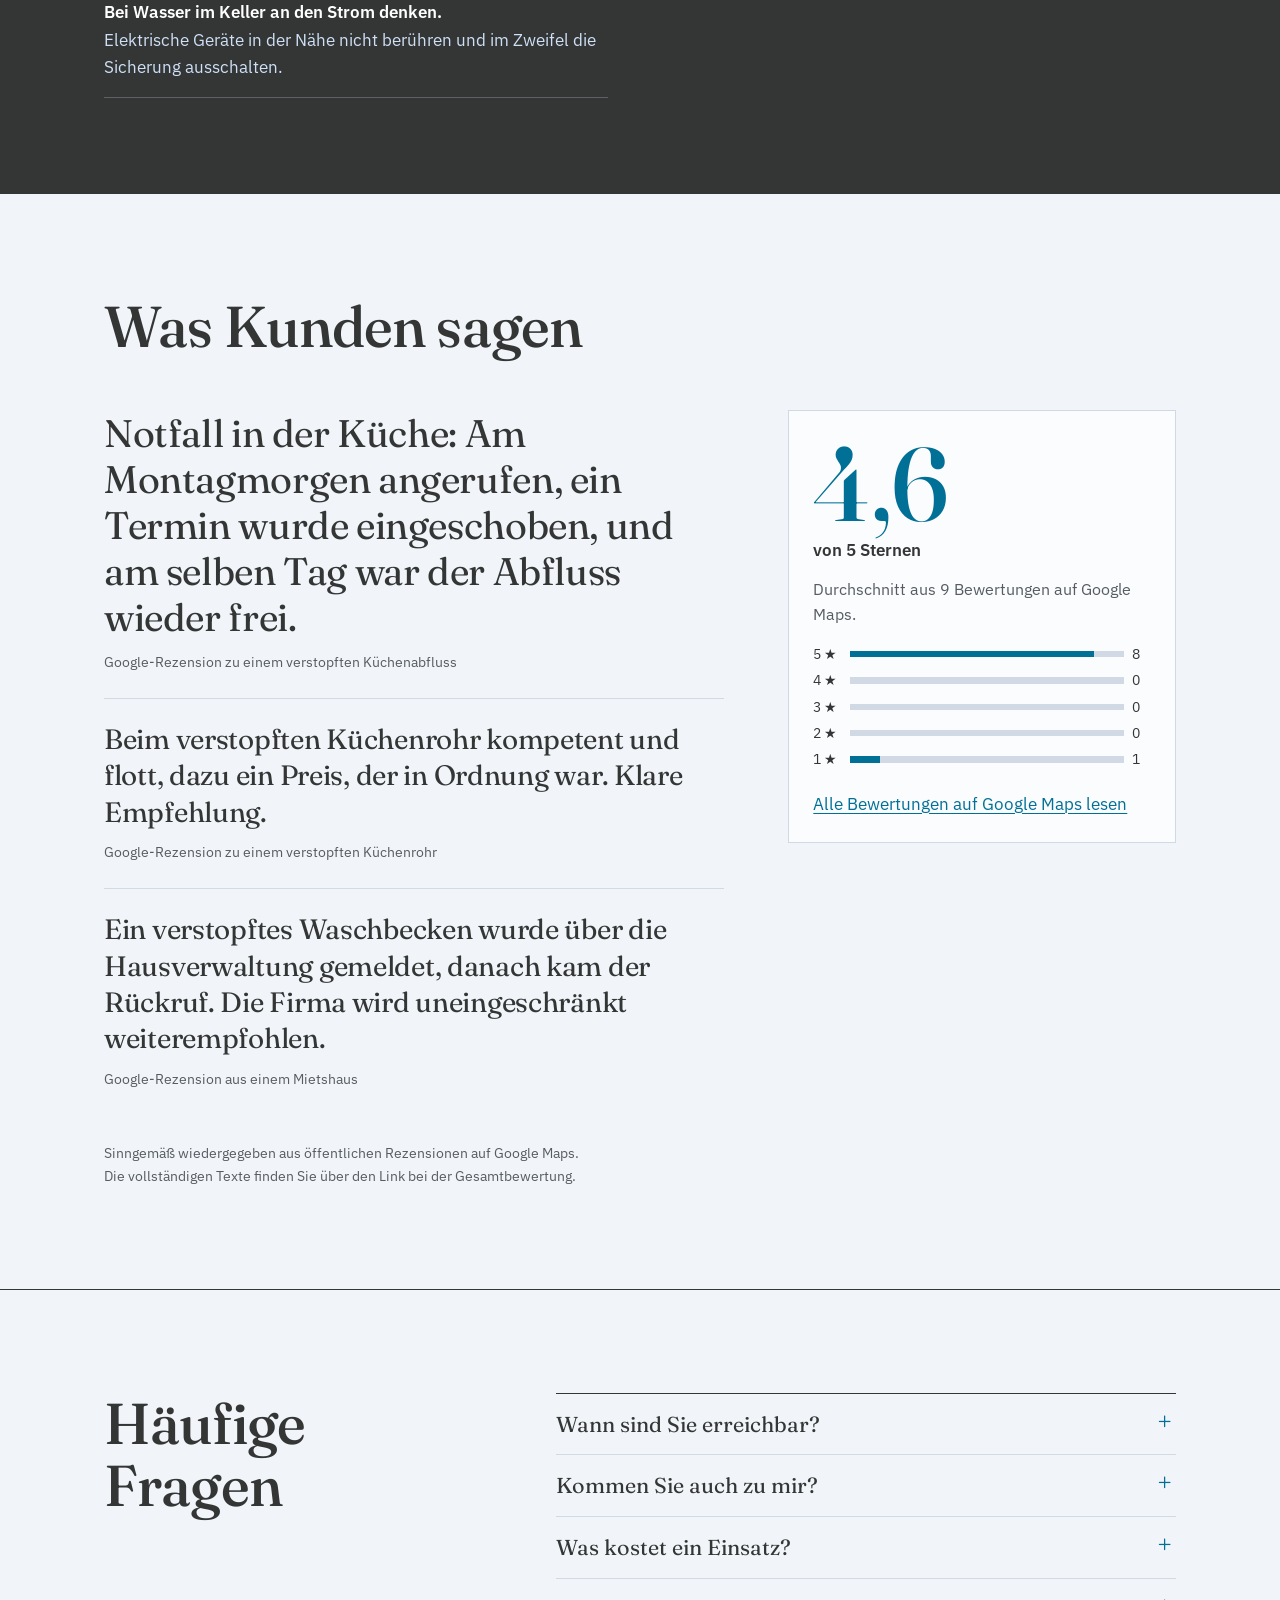
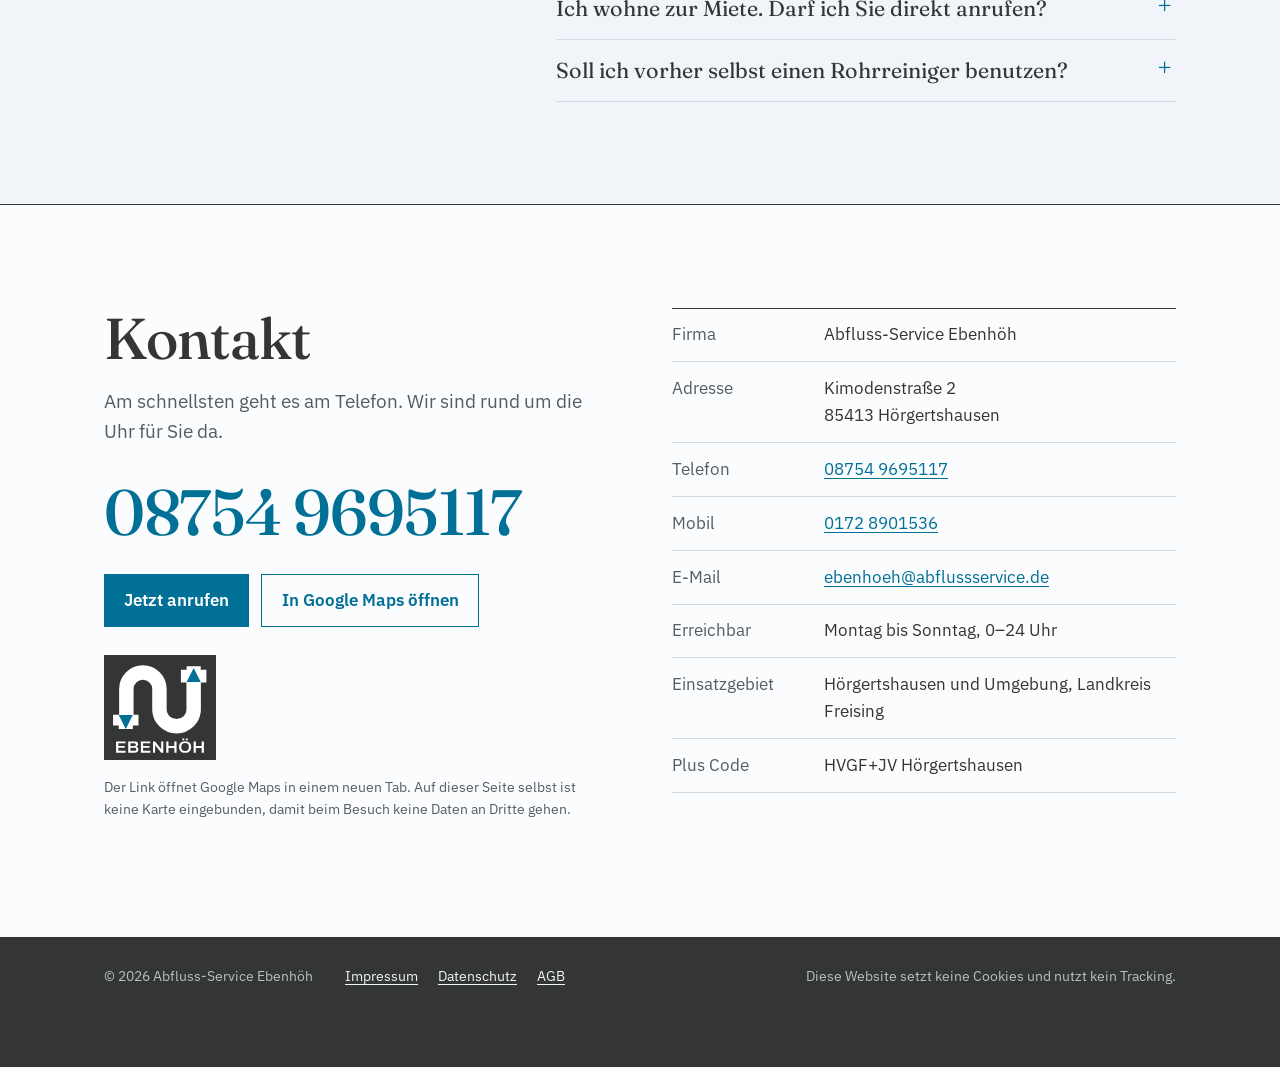
<file: design-3.html>
<!doctype html>
<html lang="de">
<head>
  <meta charset="utf-8">
  <meta name="viewport" content="width=device-width, initial-scale=1">
  <title>Abfluss-Service Ebenhöh – Abflussreinigung in Hörgertshausen, Notdienst rund um die Uhr</title>
  <meta name="description" content="Abfluss verstopft? Abfluss-Service Ebenhöh aus Hörgertshausen (Landkreis Freising) ist rund um die Uhr erreichbar: Tel. 08754 9695117. Küche, Bad, WC, Gully, Kanal und Dachrinne.">
  <meta name="robots" content="noindex, nofollow">
  <meta name="theme-color" content="#343636">
  <link rel="icon" href="/favicon.svg" type="image/svg+xml">
  <link rel="preload" href="/fraunces-var.woff2" as="font" type="font/woff2" crossorigin>
  <link rel="stylesheet" href="/design-3.css">
  <link rel="stylesheet" href="/switcher.css">
</head>
<body>
  <a class="skip" href="#inhalt">Zum Inhalt springen</a>

  <header class="masthead">
    <p class="masthead-line">
      <span>Notdienst rund um die Uhr</span>
      <span>Hörgertshausen und Umgebung</span>
      <a href="tel:+4987549695117">08754 9695117</a>
    </p>
    <a class="wordmark" href="/design-3" aria-label="Abfluss-Service Ebenhöh, Startseite">
      <img src="/favicon.svg" alt="" width="64" height="64">
      <small>Abfluss-Service</small>
      <strong>Ebenhöh</strong>
    </a>
    <nav class="mainnav" aria-label="Hauptnavigation">
      <a href="#leistungen">Leistungen</a>
      <a href="#ablauf">Ablauf</a>
      <a href="#bewertungen">Bewertungen</a>
      <a href="#kontakt">Kontakt</a>
    </nav>
  </header>

  <main id="inhalt">
    <section class="hero" aria-labelledby="hero-title">
      <div class="wrap hero-grid">
        <div>
          <h1 id="hero-title">Abfluss verstopft? Wir kommen – auch nachts und am Wochenende.</h1>
          <p class="hero-lede">Abfluss-Service Ebenhöh aus Hörgertshausen macht verstopfte Abflüsse in Küche, Bad und WC wieder frei und reinigt Gullys, Kanäle und Dachrinnen. Für Privathaushalte, Vermieter und Hausverwaltungen.</p>
        </div>
        <a class="callcard" href="tel:+4987549695117">
          <span class="callcard-kicker">Notdienst rund um die Uhr</span>
          <span class="callcard-number">08754 9695117</span>
          <span class="callcard-hint">Antippen zum Anrufen</span>
        </a>
      </div>
      <div class="wrap">
        <p class="alt-tel">Oder mobil: <a href="tel:+491728901536">0172 8901536</a></p>
        <ul class="facts">
          <li><strong>24 Stunden, 7 Tage</strong>Auch an Sonn- und Feiertagen</li>
          <li><strong>Kimodenstraße 2</strong>85413 Hörgertshausen, Landkreis Freising</li>
          <li><strong>4,6 von 5 Sternen</strong>aus 9 Bewertungen auf Google</li>
        </ul>
      </div>
    </section>

    <section class="section" id="leistungen" aria-labelledby="leistungen-title">
      <div class="wrap">
        <header class="chapter">
          <h2 id="leistungen-title">Wobei wir helfen</h2>
          <p>Wenn das Wasser steht, gluckert oder nur noch langsam abläuft, ist eine Verstopfung meist die Ursache. Wir finden sie und machen die Leitung wieder frei.</p>
        </header>

        <dl class="services">
          <div>
            <dt>Küchenabfluss verstopft</dt>
            <dd>Fett, Speisereste und Kaffeesatz setzen sich in der Küchenleitung fest. Wir lösen die Verstopfung an der Spüle und dahinter.</dd>
          </div>
          <div>
            <dt>Waschbecken, Dusche und Badewanne</dt>
            <dd>Haare und Seifenreste bremsen den Abfluss im Bad. Wir reinigen Siphon und Leitung, bis das Wasser wieder frei läuft.</dd>
          </div>
          <div>
            <dt>WC-Verstopfung</dt>
            <dd>Feuchttücher, Hygieneartikel oder Fremdkörper im WC: Wir beseitigen die Verstopfung, ohne dass Sie selbst Hand anlegen müssen.</dd>
          </div>
          <div>
            <dt>Leitungen im Haus</dt>
            <dd>Laufen mehrere Abflüsse gleichzeitig schlecht ab oder steigt Wasser an anderer Stelle hoch, sitzt die Verstopfung oft tiefer in der Leitung. Auch dort setzen wir an.</dd>
          </div>
          <div>
            <dt>Gully</dt>
            <dd>Laub, Sand und Schlamm setzen Gullys zu. Wir reinigen sie, damit das Regenwasser wieder abfließt.</dd>
          </div>
          <div>
            <dt>Kanal-Hochdruckreinigung</dt>
            <dd>Mit Hochdruck lösen wir Ablagerungen und Verstopfungen im Kanal und spülen die Leitung frei.</dd>
          </div>
          <div>
            <dt>TV-Kanaluntersuchung</dt>
            <dd>Mit der Kamera sehen wir in die Leitung hinein. So lassen sich Schäden und Ablagerungen erkennen, ohne aufzugraben.</dd>
          </div>
          <div>
            <dt>Dachrinnenreinigung</dt>
            <dd>Laub und Schmutz verstopfen Rinnen und Fallrohre. Wir reinigen die Dachrinne, damit das Wasser wieder abläuft.</dd>
          </div>
          <div>
            <dt>Notdienst rund um die Uhr</dt>
            <dd>Ein Abfluss hält sich nicht an Öffnungszeiten. Sie erreichen uns tagsüber, nachts, am Wochenende und an Feiertagen.</dd>
          </div>
          <div>
            <dt>Für Vermieter und Hausverwaltungen</dt>
            <dd>Auch Schadensmeldungen über die Hausverwaltung nehmen wir auf und kümmern uns um den Termin vor Ort.</dd>
          </div>
        </dl>

        <figure class="schematic">
          <svg viewBox="0 0 400 350" role="img" aria-labelledby="schema-title">
            <title id="schema-title">Schema eines Hauses: Waschbecken, Dusche, WC und Küchenspüle führen über das Fallrohr in die Grundleitung zum Kanal.</title>
            <rect class="s-earth" x="0" y="280" width="400" height="70"/>
            <polyline class="s-house" points="40,280 40,112 200,34 360,112 360,280"/>
            <line class="s-line" x1="40" y1="198" x2="360" y2="198"/>
            <line class="s-line" x1="0" y1="280" x2="400" y2="280"/>
            <path class="s-pipe s-pipe--main" d="M300 128 V316 H392"/>
            <path class="s-line" d="M380 308 l12 8 l-12 8"/>
            <path class="s-pipe" d="M92 168 V184 H300"/>
            <path class="s-pipe" d="M170 190 V184"/>
            <path class="s-pipe" d="M248 178 V184"/>
            <path class="s-pipe" d="M110 252 V268 H300"/>
            <path class="s-fixture" d="M72 150 h40 l-5 14 h-30 z"/>
            <rect class="s-fixture" x="150" y="186" width="40" height="8"/>
            <line class="s-line" x1="152" y1="140" x2="152" y2="186"/>
            <path class="s-line" d="M152 142 h12 v6"/>
            <path class="s-fixture" d="M232 160 h20 v10 h10 a10 8 0 0 1 -10 8 h-20 z"/>
            <rect class="s-fixture" x="80" y="236" width="70" height="44"/>
            <path class="s-line" d="M96 236 v-6 h28 v6"/>
            <g class="s-mark">
              <circle cx="92" cy="172" r="6"/>
              <circle cx="170" cy="184" r="6"/>
              <circle cx="248" cy="184" r="6"/>
              <circle cx="110" cy="262" r="6"/>
              <circle cx="300" cy="316" r="6"/>
            </g>
            <g class="s-text">
              <text x="62" y="140">Waschbecken</text>
              <text x="168" y="137">Dusche</text>
              <text x="226" y="152">WC</text>
              <text x="160" y="250">Küchenspüle</text>
              <text x="312" y="160">Fallrohr</text>
              <text x="160" y="306">Grundleitung</text>
              <text x="340" y="300">Kanal</text>
            </g>
          </svg>
          <figcaption>Alle Abflüsse im Haus hängen zusammen. Wo das Wasser steht, verrät, wo die Verstopfung sitzt.</figcaption>
        </figure>
      </div>
    </section>

    <section class="vehicle" aria-label="Unser Einsatzfahrzeug">
      <div class="wrap">
        <figure>
          <picture>
            <source media="(min-width: 768px)" type="image/webp" srcset="/images/fahrzeug-breit-1600.webp">
            <img src="/images/fahrzeug-breit-800.webp" alt="Weißer Mercedes Sprinter von Abfluss-Service Ebenhöh mit Logo, Leistungen und beiden Telefonnummern, seitlich vor einem Holzstadel" width="800" height="533" loading="lazy" decoding="async">
          </picture>
          <figcaption>Unser Einsatzfahrzeug: Daran erkennen Sie uns, wenn wir zu Ihnen kommen.</figcaption>
        </figure>
      </div>
    </section>

    <section class="section section--rule" id="ablauf" aria-labelledby="ablauf-title">
      <div class="wrap split">
        <header class="chapter chapter--side">
          <h2 id="ablauf-title">So läuft ein Einsatz</h2>
        </header>
        <ol class="steps">
          <li>
            <h3>Anrufen</h3>
            <p>Unter 08754 9695117 oder mobil unter 0172 8901536 – zu jeder Tages- und Nachtzeit, auch am Wochenende.</p>
          </li>
          <li>
            <h3>Kurz schildern</h3>
            <p>Wo staut sich das Wasser, und seit wann? Danach vereinbaren wir den Termin.</p>
          </li>
          <li>
            <h3>Vor Ort beheben</h3>
            <p>Wir beseitigen die Verstopfung und prüfen, ob das Wasser wieder frei abläuft.</p>
          </li>
          <li>
            <h3>Abrechnen</h3>
            <p>Fragen zu den Kosten beantworten wir gern schon am Telefon.</p>
          </li>
        </ol>
      </div>
    </section>

    <section class="firstaid" id="erste-hilfe" aria-labelledby="hilfe-title">
      <div class="wrap">
        <header class="chapter">
          <h2 id="hilfe-title">Bis wir da sind</h2>
          <p>Mit ein paar Handgriffen verhindern Sie, dass aus einer Verstopfung ein Wasserschaden wird.</p>
        </header>
        <ul class="checklist">
          <li><strong>Kein Wasser mehr nachlaufen lassen.</strong> Wasserhahn zu, nicht spülen, nicht duschen.</li>
          <li><strong>Wasch- und Spülmaschine nicht starten.</strong> Beide pumpen viel Wasser in dieselbe Leitung.</li>
          <li><strong>Keine scharfen Rohrreiniger.</strong> Chemische Mittel können Dichtungen und ältere Rohre angreifen und lösen die Ursache oft nicht.</li>
          <li><strong>Zugang freiräumen.</strong> Den Unterschrank unter Spüle oder Waschbecken ausräumen spart vor Ort Zeit.</li>
          <li><strong>Bei Wasser im Keller an den Strom denken.</strong> Elektrische Geräte in der Nähe nicht berühren und im Zweifel die Sicherung ausschalten.</li>
        </ul>
      </div>
    </section>

    <section class="section" id="bewertungen" aria-labelledby="bewertungen-title">
      <div class="wrap">
        <header class="chapter">
          <h2 id="bewertungen-title">Was Kunden sagen</h2>
        </header>
        <div class="reviews">
          <ul class="quotes">
            <li>
              <p>Notfall in der Küche: Am Montagmorgen angerufen, ein Termin wurde eingeschoben, und am selben Tag war der Abfluss wieder frei.</p>
              <small>Google-Rezension zu einem verstopften Küchenabfluss</small>
            </li>
            <li>
              <p>Beim verstopften Küchenrohr kompetent und flott, dazu ein Preis, der in Ordnung war. Klare Empfehlung.</p>
              <small>Google-Rezension zu einem verstopften Küchenrohr</small>
            </li>
            <li>
              <p>Ein verstopftes Waschbecken wurde über die Hausverwaltung gemeldet, danach kam der Rückruf. Die Firma wird uneingeschränkt weiterempfohlen.</p>
              <small>Google-Rezension aus einem Mietshaus</small>
            </li>
          </ul>
          <aside class="score" aria-label="Gesamtbewertung">
            <span class="score-value">4,6</span>
            <p class="score-of">von 5 Sternen</p>
            <p>Durchschnitt aus 9 Bewertungen auf Google Maps.</p>
            <ul class="bars" aria-label="Verteilung der Bewertungen">
              <li><span>5 ★</span><span class="bar"><i class="w89"></i></span><span>8</span></li>
              <li><span>4 ★</span><span class="bar"><i></i></span><span>0</span></li>
              <li><span>3 ★</span><span class="bar"><i></i></span><span>0</span></li>
              <li><span>2 ★</span><span class="bar"><i></i></span><span>0</span></li>
              <li><span>1 ★</span><span class="bar"><i class="w11"></i></span><span>1</span></li>
            </ul>
            <a href="https://maps.google.com/?cid=13661448085239134870" rel="noopener noreferrer" target="_blank">Alle Bewertungen auf Google Maps lesen</a>
          </aside>
        </div>
        <p class="source-note">Sinngemäß wiedergegeben aus öffentlichen Rezensionen auf Google Maps. Die vollständigen Texte finden Sie über den Link bei der Gesamtbewertung.</p>
      </div>
    </section>

    <section class="section section--rule" id="fragen" aria-labelledby="fragen-title">
      <div class="wrap split">
        <header class="chapter chapter--side">
          <h2 id="fragen-title">Häufige Fragen</h2>
        </header>
        <div class="faq">
          <details>
            <summary>Wann sind Sie erreichbar?</summary>
            <p>Rund um die Uhr, an allen sieben Tagen der Woche, auch an Sonn- und Feiertagen. Rufen Sie einfach an: <a href="tel:+4987549695117">08754 9695117</a> oder mobil <a href="tel:+491728901536">0172 8901536</a>.</p>
          </details>
          <details>
            <summary>Kommen Sie auch zu mir?</summary>
            <p>Unser Standort ist Hörgertshausen im Landkreis Freising, wir sind in Hörgertshausen und der Umgebung im Einsatz. Am Telefon sagen wir Ihnen direkt, ob wir zu Ihnen kommen.</p>
          </details>
          <details>
            <summary>Was kostet ein Einsatz?</summary>
            <p>Das hängt davon ab, wo die Verstopfung sitzt und wie aufwendig sie zu lösen ist. Fragen Sie beim Anruf gern nach, womit Sie ungefähr rechnen müssen.</p>
          </details>
          <details>
            <summary>Ich wohne zur Miete. Darf ich Sie direkt anrufen?</summary>
            <p>Erste Anlaufstelle ist meist Ihr Vermieter oder die Hausverwaltung. Aufträge über Hausverwaltungen übernehmen wir regelmäßig. Steht das Wasser und niemand ist erreichbar, rufen Sie uns an.</p>
          </details>
          <details>
            <summary>Soll ich vorher selbst einen Rohrreiniger benutzen?</summary>
            <p>Besser nicht. Chemische Rohrreiniger können Dichtungen und Rohre angreifen und machen die Arbeit für uns gefährlicher, wenn das Mittel noch in der Leitung steht. Sagen Sie uns am Telefon, falls Sie schon etwas verwendet haben.</p>
          </details>
        </div>
      </div>
    </section>

    <section class="contact" id="kontakt" aria-labelledby="kontakt-title">
      <div class="wrap contact-grid">
        <div>
          <h2 id="kontakt-title">Kontakt</h2>
          <p class="contact-lede">Am schnellsten geht es am Telefon. Wir sind rund um die Uhr für Sie da.</p>
          <a class="contact-tel" href="tel:+4987549695117">08754 9695117</a>
          <div class="contact-actions">
            <a class="btn btn--solid" href="tel:+4987549695117">Jetzt anrufen</a>
            <a class="btn" href="https://maps.google.com/?cid=13661448085239134870" rel="noopener noreferrer" target="_blank">In Google Maps öffnen</a>
          </div>
          <img class="contact-logo" src="/images/logo.svg" alt="Logo Ebenhöh" width="396" height="372" loading="lazy">
          <p class="fine">Der Link öffnet Google Maps in einem neuen Tab. Auf dieser Seite selbst ist keine Karte eingebunden, damit beim Besuch keine Daten an Dritte gehen.</p>
        </div>
        <dl class="contact-data">
          <div><dt>Firma</dt><dd>Abfluss-Service Ebenhöh</dd></div>
          <div><dt>Adresse</dt><dd>Kimodenstraße 2<br>85413 Hörgertshausen</dd></div>
          <div><dt>Telefon</dt><dd><a href="tel:+4987549695117">08754 9695117</a></dd></div>
          <div><dt>Mobil</dt><dd><a href="tel:+491728901536">0172 8901536</a></dd></div>
          <div><dt>E-Mail</dt><dd><a href="mailto:ebenhoeh@abflussservice.de">ebenhoeh@abflussservice.de</a></dd></div>
          <div><dt>Erreichbar</dt><dd>Montag bis Sonntag, 0–24 Uhr</dd></div>
          <div><dt>Einsatzgebiet</dt><dd>Hörgertshausen und Umgebung, Landkreis Freising</dd></div>
          <div><dt>Plus Code</dt><dd>HVGF+JV Hörgertshausen</dd></div>
        </dl>
      </div>
    </section>
  </main>

  <footer class="site-footer">
    <div class="wrap">
      <span>© 2026 Abfluss-Service Ebenhöh</span>
      <nav aria-label="Rechtliches">
        <a href="/impressum">Impressum</a>
        <a href="/datenschutz">Datenschutz</a>
        <a href="/agb">AGB</a>
      </nav>
      <span class="nocookie">Diese Website setzt keine Cookies und nutzt kein Tracking.</span>
    </div>
  </footer>

  <a class="callbar" href="tel:+4987549695117">08754 9695117 anrufen</a>

  <nav class="switcher" aria-label="Design-Variante wählen">
    <span class="switcher-label">Design</span>
    <a class="switcher-option" href="/"><b>1</b><span>Einsatz</span></a>
    <a class="switcher-option" href="/design-2"><b>2</b><span>Kontur</span></a>
    <a class="switcher-option" href="/design-3" aria-current="page"><b>3</b><span>Werkstatt</span></a>
    <a class="switcher-all" href="/designs" aria-label="Alle drei im Vergleich" title="Alle drei im Vergleich">
      <svg viewBox="0 0 16 16" aria-hidden="true"><path fill="currentColor" d="M1 1h6v6H1zm8 0h6v6H9zM1 9h6v6H1zm8 0h6v6H9z"/></svg>
    </a>
  </nav>
</body>
</html>
</file>
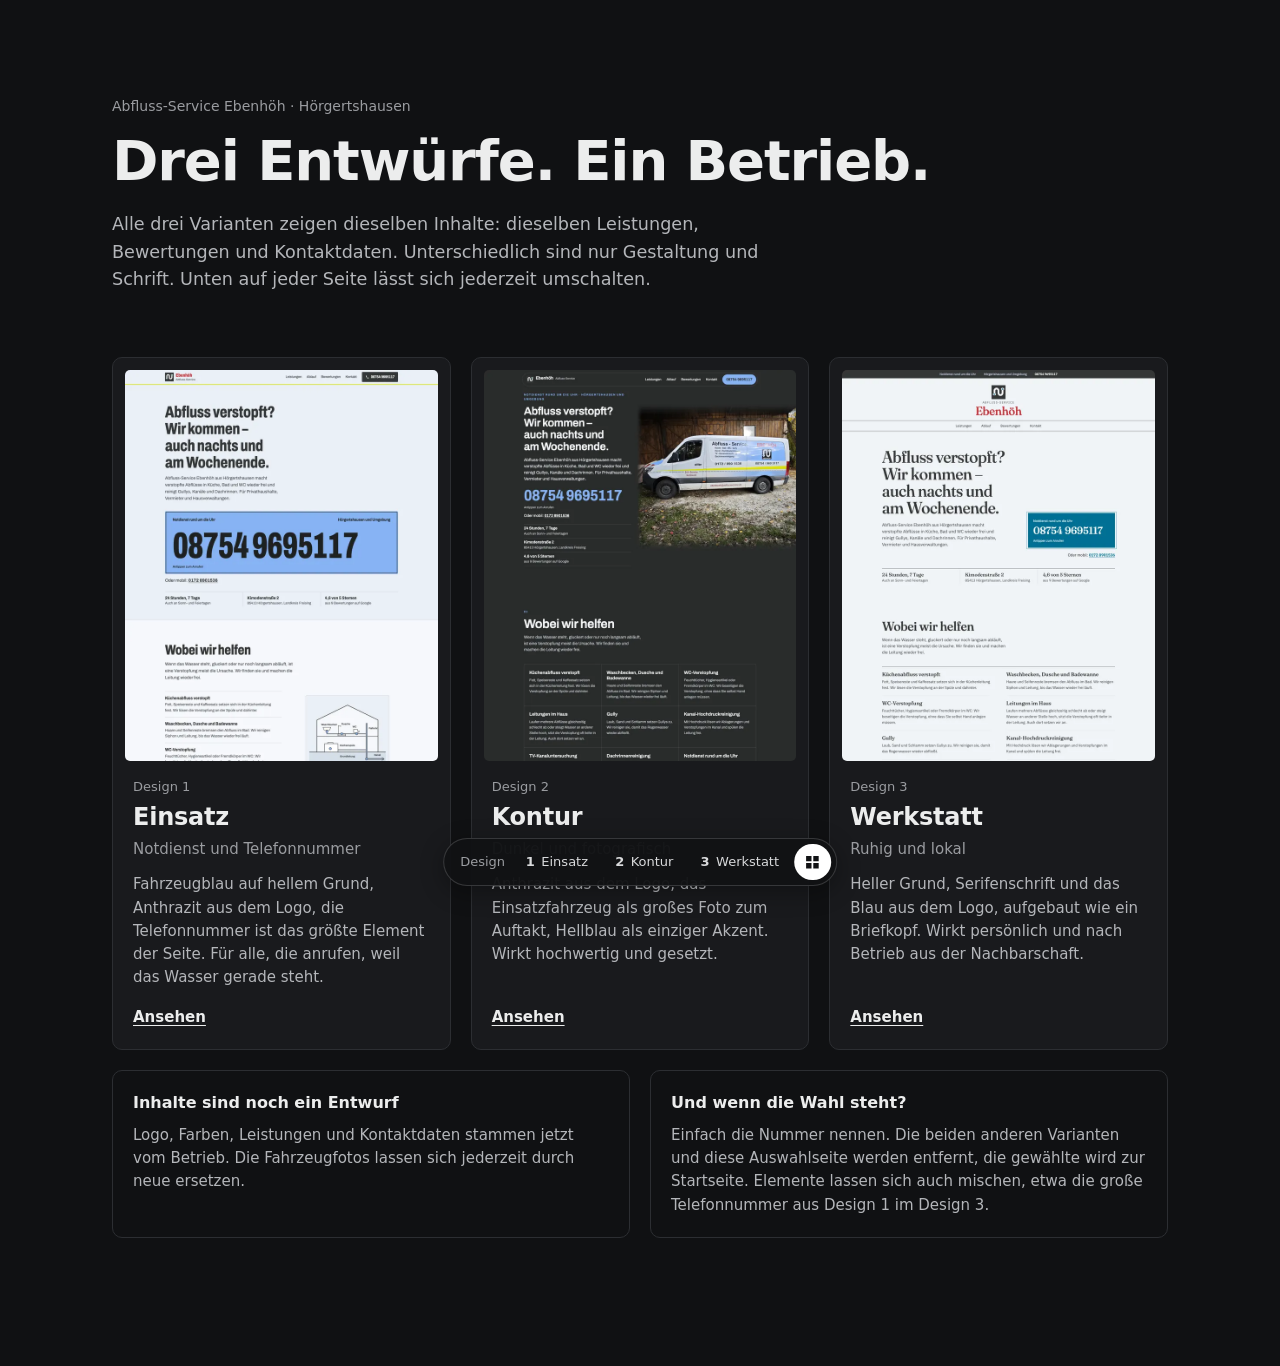
<file: designs.html>
<!doctype html>
<html lang="de">
<head>
  <meta charset="utf-8">
  <meta name="viewport" content="width=device-width, initial-scale=1">
  <title>Drei Designs zur Auswahl – Abfluss-Service Ebenhöh</title>
  <meta name="robots" content="noindex, nofollow">
  <meta name="theme-color" content="#101113">
  <link rel="icon" href="/favicon.svg" type="image/svg+xml">
  <link rel="stylesheet" href="/designs.css">
  <link rel="stylesheet" href="/switcher.css">
</head>
<body>
  <main>
    <p class="eyebrow">Abfluss-Service Ebenhöh · Hörgertshausen</p>
    <h1>Drei Entwürfe. Ein Betrieb.</h1>
    <p class="lede">Alle drei Varianten zeigen dieselben Inhalte: dieselben Leistungen, Bewertungen und Kontaktdaten. Unterschiedlich sind nur Gestaltung und Schrift. Unten auf jeder Seite lässt sich jederzeit umschalten.</p>

    <div class="cards">
      <a class="card" href="/">
        <img src="/images/vorschau-1.webp" alt="Vorschau von Design 1" width="720" height="900" loading="lazy">
        <span class="card-num">Design 1</span>
        <h2>Einsatz</h2>
        <p class="card-mood">Notdienst und Telefonnummer</p>
        <p class="card-text">Fahrzeugblau auf hellem Grund, Anthrazit aus dem Logo, die Telefonnummer ist das größte Element der Seite. Für alle, die anrufen, weil das Wasser gerade steht.</p>
        <span class="card-go">Ansehen</span>
      </a>
      <a class="card" href="/design-2">
        <img src="/images/vorschau-2.webp" alt="Vorschau von Design 2" width="720" height="900" loading="lazy">
        <span class="card-num">Design 2</span>
        <h2>Kontur</h2>
        <p class="card-mood">Dunkel und fotografisch</p>
        <p class="card-text">Anthrazit aus dem Logo, das Einsatzfahrzeug als großes Foto zum Auftakt, Hellblau als einziger Akzent. Wirkt hochwertig und gesetzt.</p>
        <span class="card-go">Ansehen</span>
      </a>
      <a class="card" href="/design-3">
        <img src="/images/vorschau-3.webp" alt="Vorschau von Design 3" width="720" height="900" loading="lazy">
        <span class="card-num">Design 3</span>
        <h2>Werkstatt</h2>
        <p class="card-mood">Ruhig und lokal</p>
        <p class="card-text">Heller Grund, Serifenschrift und das Blau aus dem Logo, aufgebaut wie ein Briefkopf. Wirkt persönlich und nach Betrieb aus der Nachbarschaft.</p>
        <span class="card-go">Ansehen</span>
      </a>
    </div>

    <div class="notes">
      <div>
        <h2>Inhalte sind noch ein Entwurf</h2>
        <p>Logo, Farben, Leistungen und Kontaktdaten stammen jetzt vom Betrieb. Die Fahrzeugfotos lassen sich jederzeit durch neue ersetzen.</p>
      </div>
      <div>
        <h2>Und wenn die Wahl steht?</h2>
        <p>Einfach die Nummer nennen. Die beiden anderen Varianten und diese Auswahlseite werden entfernt, die gewählte wird zur Startseite. Elemente lassen sich auch mischen, etwa die große Telefonnummer aus Design 1 im Design 3.</p>
      </div>
    </div>
  </main>

  <nav class="switcher" aria-label="Design-Variante wählen">
    <span class="switcher-label">Design</span>
    <a class="switcher-option" href="/"><b>1</b><span>Einsatz</span></a>
    <a class="switcher-option" href="/design-2"><b>2</b><span>Kontur</span></a>
    <a class="switcher-option" href="/design-3"><b>3</b><span>Werkstatt</span></a>
    <a class="switcher-all" href="/designs" aria-current="page" aria-label="Alle drei im Vergleich" title="Alle drei im Vergleich">
      <svg viewBox="0 0 16 16" aria-hidden="true"><path fill="currentColor" d="M1 1h6v6H1zm8 0h6v6H9zM1 9h6v6H1zm8 0h6v6H9z"/></svg>
    </a>
  </nav>
</body>
</html>
</file>
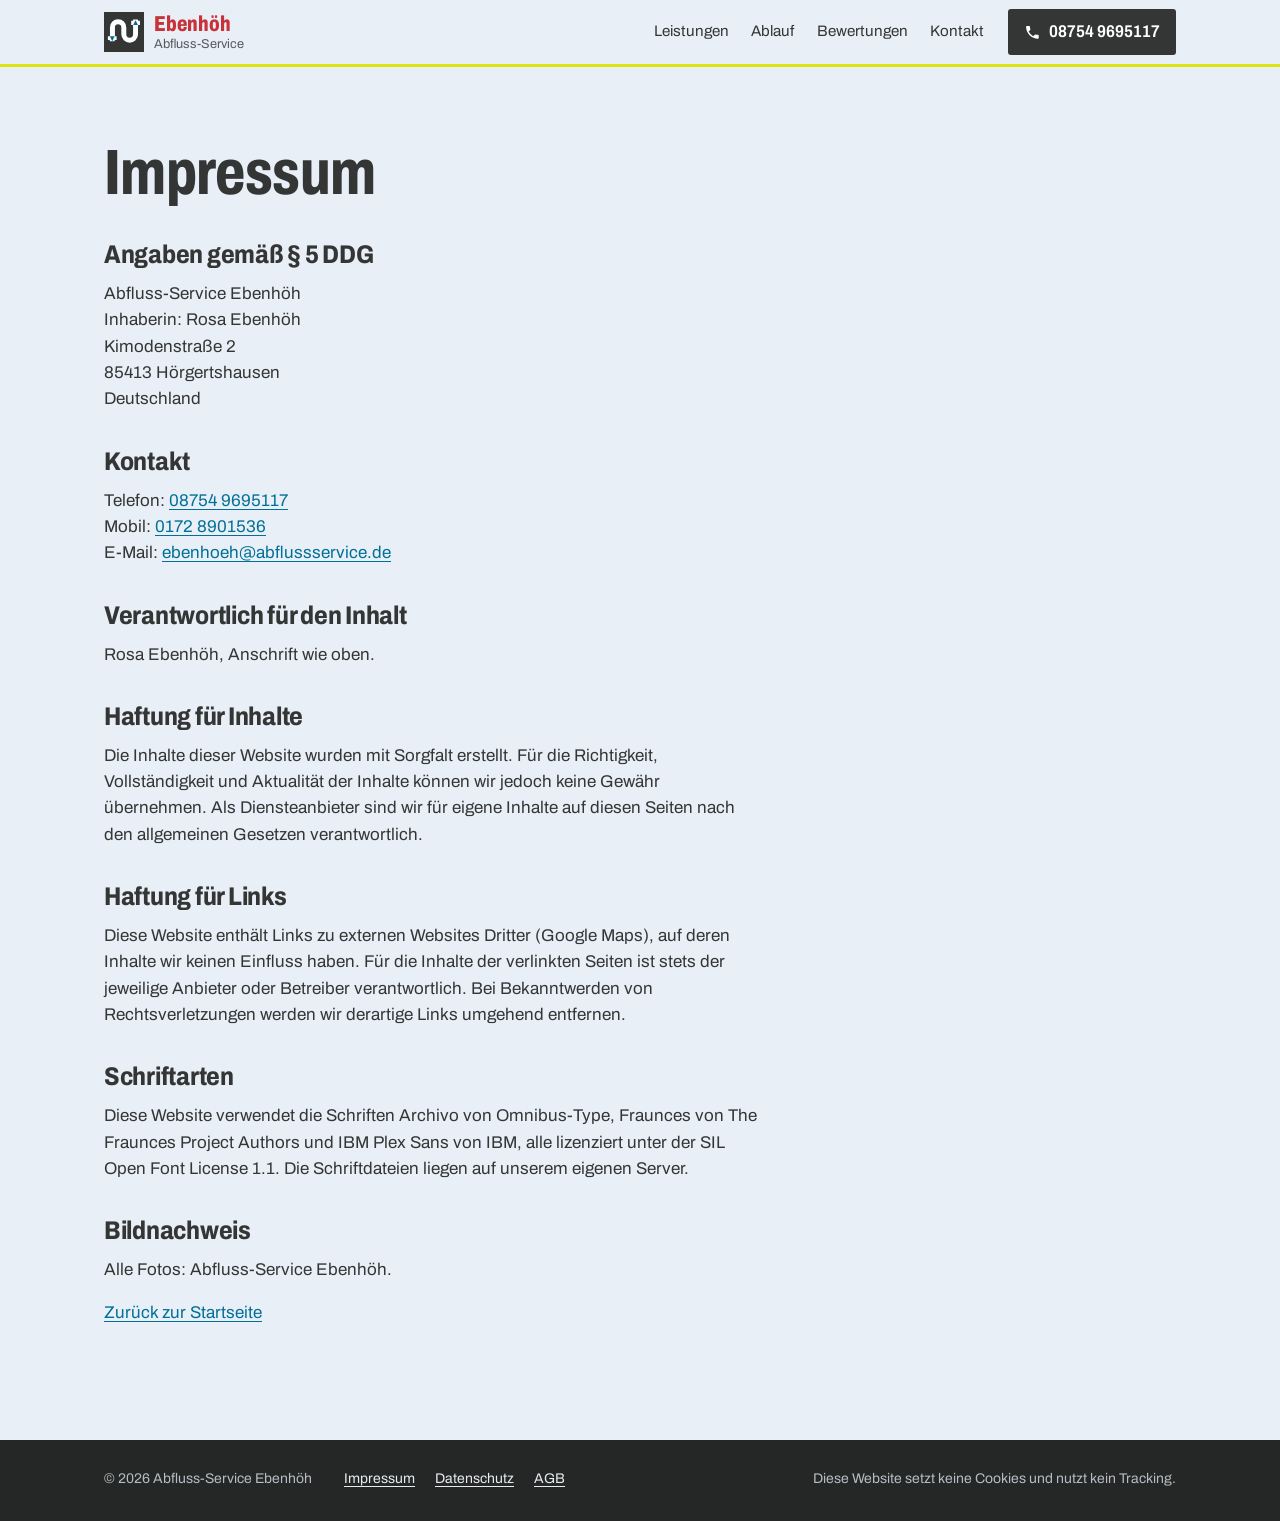
<file: impressum.html>
<!doctype html>
<html lang="de">
<head>
  <meta charset="utf-8">
  <meta name="viewport" content="width=device-width, initial-scale=1">
  <title>Impressum – Abfluss-Service Ebenhöh</title>
  <meta name="robots" content="noindex, follow">
  <link rel="canonical" href="https://abfluss-service-ebenhoeh.vercel.app/impressum">
  <meta name="theme-color" content="#343636">
  <link rel="icon" href="/favicon.svg" type="image/svg+xml">
  <link rel="stylesheet" href="/styles.css">
</head>
<body>
  <a class="skip" href="#inhalt">Zum Inhalt springen</a>
  <header class="site-header">
    <div class="wrap">
      <a class="brand" href="/" aria-label="Abfluss-Service Ebenhöh, Startseite">
        <img src="/favicon.svg" alt="" width="40" height="40">
        <span class="brand-name"><strong>Ebenhöh</strong><span>Abfluss-Service</span></span>
      </a>
      <nav class="site-nav" aria-label="Hauptnavigation">
        <a href="/#leistungen">Leistungen</a>
        <a href="/#ablauf">Ablauf</a>
        <a href="/#bewertungen">Bewertungen</a>
        <a href="/#kontakt">Kontakt</a>
      </nav>
      <a class="call-btn" href="tel:+4987549695117" aria-label="Anrufen: 08754 9695117">
        <svg viewBox="0 0 24 24" aria-hidden="true"><path fill="currentColor" d="M6.6 10.8a15.1 15.1 0 0 0 6.6 6.6l2.2-2.2a1 1 0 0 1 1-.25 11.4 11.4 0 0 0 3.6.57 1 1 0 0 1 1 1V20a1 1 0 0 1-1 1A17 17 0 0 1 3 4a1 1 0 0 1 1-1h3.5a1 1 0 0 1 1 1c0 1.25.2 2.45.57 3.57a1 1 0 0 1-.25 1z"/></svg>
        <span>08754 9695117</span>
      </a>
    </div>
  </header>

  <main id="inhalt" class="legal">
    <div class="wrap">
      <h1>Impressum</h1>

      <h2>Angaben gemäß § 5 DDG</h2>
      <address>
        Abfluss-Service Ebenhöh<br>
        Inhaberin: Rosa Ebenhöh<br>
        Kimodenstraße 2<br>
        85413 Hörgertshausen<br>
        Deutschland
      </address>

      <h2>Kontakt</h2>
      <p>Telefon: <a href="tel:+4987549695117">08754 9695117</a><br>
      Mobil: <a href="tel:+491728901536">0172 8901536</a><br>
      E-Mail: <a href="mailto:ebenhoeh@abflussservice.de">ebenhoeh@abflussservice.de</a></p>

      <h2>Verantwortlich für den Inhalt</h2>
      <p>Rosa Ebenhöh, Anschrift wie oben.</p>

      <h2>Haftung für Inhalte</h2>
      <p>Die Inhalte dieser Website wurden mit Sorgfalt erstellt. Für die Richtigkeit, Vollständigkeit und Aktualität der Inhalte können wir jedoch keine Gewähr übernehmen. Als Diensteanbieter sind wir für eigene Inhalte auf diesen Seiten nach den allgemeinen Gesetzen verantwortlich.</p>

      <h2>Haftung für Links</h2>
      <p>Diese Website enthält Links zu externen Websites Dritter (Google Maps), auf deren Inhalte wir keinen Einfluss haben. Für die Inhalte der verlinkten Seiten ist stets der jeweilige Anbieter oder Betreiber verantwortlich. Bei Bekanntwerden von Rechtsverletzungen werden wir derartige Links umgehend entfernen.</p>

      <h2>Schriftarten</h2>
      <p>Diese Website verwendet die Schriften Archivo von Omnibus-Type, Fraunces von The Fraunces Project Authors und IBM Plex Sans von IBM, alle lizenziert unter der SIL Open Font License 1.1. Die Schriftdateien liegen auf unserem eigenen Server.</p>

      <h2>Bildnachweis</h2>
      <p>Alle Fotos: Abfluss-Service Ebenhöh.</p>

      <p><a href="/">Zurück zur Startseite</a></p>
    </div>
  </main>

  <footer class="site-footer">
    <div class="wrap">
      <span>© 2026 Abfluss-Service Ebenhöh</span>
      <nav aria-label="Rechtliches">
        <a href="/impressum" aria-current="page">Impressum</a>
        <a href="/datenschutz">Datenschutz</a>
        <a href="/agb">AGB</a>
      </nav>
      <span class="nocookie">Diese Website setzt keine Cookies und nutzt kein Tracking.</span>
    </div>
  </footer>

  <a class="callbar" href="tel:+4987549695117">
    <svg viewBox="0 0 24 24" aria-hidden="true"><path fill="currentColor" d="M6.6 10.8a15.1 15.1 0 0 0 6.6 6.6l2.2-2.2a1 1 0 0 1 1-.25 11.4 11.4 0 0 0 3.6.57 1 1 0 0 1 1 1V20a1 1 0 0 1-1 1A17 17 0 0 1 3 4a1 1 0 0 1 1-1h3.5a1 1 0 0 1 1 1c0 1.25.2 2.45.57 3.57a1 1 0 0 1-.25 1z"/></svg>
    08754 9695117 anrufen
  </a>
</body>
</html>
</file>
<file: styles.css>
/* Abfluss-Service Ebenhöh – Stylesheet
   Keine externen Ressourcen: Schrift (Archivo, SIL OFL) liegt lokal im Wurzelverzeichnis. */

@font-face {
  font-family: "Archivo";
  src: url("/archivo-var.woff") format("woff");
  font-weight: 100 900;
  font-stretch: 62% 125%;
  font-style: normal;
  font-display: swap;
}

:root {
  /* Farben des Betriebs: Anthrazit und Blau aus dem Logo, Hellblau, Rot
     und der gelbe Reflexstreifen von der Fahrzeugbeschriftung */
  --paper: #e9eff6;
  --surface: #f6f8fb;
  --ink: #343636;
  --ink-soft: #545a60;
  --pipe: #7d8894;
  --line: #c6d1de;
  --signal: #86b3f3;
  --signal-ink: #1f2121;
  --water: #007096;
  --brand-red: #c8323a;
  --reflex: #dee410;

  --measure: 66ch;
  --wrap: 72rem;
  --gutter: clamp(1rem, 4vw, 2.5rem);

  --step--1: 0.875rem;
  --step-0: 1.0625rem;
  --step-1: 1.25rem;
  --step-2: 1.6rem;
  --step-3: clamp(1.9rem, 3.4vw, 2.6rem);
  --step-4: clamp(2.3rem, 5.6vw, 4rem);
}

*, *::before, *::after { box-sizing: border-box; }

html {
  -webkit-text-size-adjust: 100%;
  scroll-behavior: smooth;
  scroll-padding-top: 5rem;
}

body {
  margin: 0;
  background: var(--paper);
  color: var(--ink);
  font-family: "Archivo", "Helvetica Neue", Arial, sans-serif;
  font-size: var(--step-0);
  font-stretch: 100%;
  line-height: 1.55;
  font-kerning: normal;
}

img, svg { display: block; max-width: 100%; height: auto; }

a { color: var(--water); text-underline-offset: 0.18em; text-decoration-thickness: 1px; }
a:hover { text-decoration-thickness: 2px; }

:focus-visible {
  outline: 3px solid var(--water);
  outline-offset: 3px;
  border-radius: 2px;
}

h1, h2, h3 {
  font-stretch: 75%;
  font-weight: 750;
  line-height: 1.05;
  letter-spacing: -0.01em;
  margin: 0;
  text-wrap: balance;
}

h2 { font-size: var(--step-4); }
h3 { font-size: var(--step-1); font-stretch: 87%; font-weight: 700; line-height: 1.2; }

p { margin: 0 0 1em; max-width: var(--measure); }

.wrap {
  width: 100%;
  max-width: var(--wrap);
  margin-inline: auto;
  padding-inline: var(--gutter);
}

.skip {
  position: absolute;
  left: -999px;
  top: 0.5rem;
  background: var(--ink);
  color: #fff;
  padding: 0.6rem 1rem;
  z-index: 100;
}
.skip:focus { left: 0.5rem; }

/* ---------- Kopfzeile ---------- */

.site-header {
  position: sticky;
  top: 0;
  z-index: 20;
  background: var(--paper);
  border-bottom: 3px solid var(--reflex);
}

.site-header .wrap {
  display: flex;
  align-items: center;
  gap: 1.5rem;
  min-height: 4rem;
}

.brand {
  display: flex;
  align-items: center;
  gap: 0.6rem;
  color: var(--ink);
  text-decoration: none;
  line-height: 1;
}
.brand img { width: 2.5rem; height: 2.5rem; flex: none; }
.brand-name {
  display: flex;
  flex-direction: column;
  gap: 0.15rem;
}
.brand-name strong {
  font-size: 1.35rem;
  font-stretch: 75%;
  font-weight: 800;
  color: var(--brand-red);
}
.brand-name span {
  font-size: 0.8rem;
  color: var(--ink-soft);
}

.site-nav {
  margin-left: auto;
  display: flex;
  gap: 1.4rem;
}
.site-nav a {
  color: var(--ink);
  text-decoration: none;
  font-size: 0.95rem;
}
.site-nav a:hover { text-decoration: underline; }

.call-btn {
  display: inline-flex;
  align-items: center;
  gap: 0.5rem;
  background: var(--ink);
  color: #fff;
  text-decoration: none;
  font-weight: 650;
  font-stretch: 87%;
  padding: 0.6rem 1rem;
  border-radius: 3px;
  white-space: nowrap;
}
.call-btn:hover { background: var(--water); text-decoration: none; }
.call-btn svg { width: 1.05rem; height: 1.05rem; }

/* ---------- Hero ---------- */

.hero { padding-block: clamp(2.5rem, 7vw, 5.5rem) clamp(2rem, 5vw, 4rem); }

.hero h1 {
  font-size: clamp(2.2rem, 6.2vw, 4.6rem);
  max-width: 17ch;
  margin-bottom: 1.1rem;
}

.hero-lede {
  font-size: var(--step-1);
  color: var(--ink-soft);
  max-width: 46ch;
  margin-bottom: clamp(1.75rem, 4vw, 2.75rem);
}

/* Das Nummernschild: die Telefonnummer als Hauptdarsteller,
   gesetzt wie die Beschriftung auf der Fahrzeugtür. */
.plate {
  display: block;
  position: relative;
  background: var(--signal);
  color: var(--signal-ink);
  text-decoration: none;
  padding: clamp(1rem, 2.5vw, 1.6rem) clamp(1rem, 3vw, 2.2rem) clamp(0.9rem, 2.2vw, 1.4rem);
  border-radius: 6px;
  box-shadow: inset 0 0 0 3px var(--signal), inset 0 0 0 5px var(--signal-ink);
  max-width: 100%;
}
.plate:hover .plate-number { text-decoration: underline; text-decoration-thickness: 0.06em; text-underline-offset: 0.08em; }
.plate:focus-visible { outline-offset: 4px; }

.plate-label {
  display: flex;
  flex-wrap: wrap;
  justify-content: space-between;
  gap: 0.25rem 1rem;
  font-size: clamp(0.95rem, 1.6vw, 1.15rem);
  font-weight: 600;
  font-stretch: 87%;
}

.plate-number {
  display: block;
  font-size: clamp(3rem, 15.5vw, 10.5rem);
  font-weight: 800;
  font-stretch: 62%;
  line-height: 0.95;
  letter-spacing: -0.015em;
  font-variant-numeric: tabular-nums lining-nums;
  margin-top: 0.15em;
  white-space: nowrap;
}

.plate-hint {
  display: block;
  margin-top: 0.4rem;
  font-size: var(--step--1);
  font-weight: 500;
}

.alt-tel { margin: 0.9rem 0 0; font-size: var(--step-1); }
.alt-tel a { color: var(--ink); font-weight: 700; white-space: nowrap; }

.facts {
  display: grid;
  grid-template-columns: repeat(3, minmax(0, 1fr));
  gap: 0;
  margin: clamp(1.5rem, 3vw, 2.25rem) 0 0;
  padding: 0;
  list-style: none;
  border-top: 1px solid var(--line);
}
.facts li {
  padding: 1rem 1.25rem 0 0;
  font-size: 0.98rem;
  color: var(--ink-soft);
}
.facts li + li { padding-left: 1.25rem; border-left: 1px solid var(--line); }
.facts strong {
  display: block;
  color: var(--ink);
  font-size: var(--step-1);
  font-stretch: 87%;
  font-weight: 700;
  line-height: 1.2;
}

/* ---------- Abschnitte ---------- */

.section { padding-block: clamp(3.5rem, 8vw, 6.5rem); }
.section--surface { background: var(--surface); border-block: 1px solid var(--line); }

.section-head { margin-bottom: clamp(2rem, 4vw, 3rem); }
.section-head p {
  margin-top: 1rem;
  font-size: var(--step-1);
  color: var(--ink-soft);
  max-width: 52ch;
}

/* Leistungen */
.services {
  display: grid;
  grid-template-columns: minmax(0, 1.15fr) minmax(0, 1fr);
  gap: clamp(2rem, 5vw, 4.5rem);
  align-items: start;
}

.service-list { margin: 0; }
.service-list div {
  padding-block: 1.1rem;
  border-top: 1px solid var(--line);
}
.service-list div:last-child { border-bottom: 1px solid var(--line); }
.service-list dt {
  font-size: var(--step-1);
  font-stretch: 87%;
  font-weight: 700;
  line-height: 1.25;
}
.service-list dd { margin: 0.3rem 0 0; color: var(--ink-soft); max-width: 52ch; }

.schematic {
  background: var(--paper);
  border: 1px solid var(--line);
  border-radius: 6px;
  padding: 1rem;
  position: sticky;
  top: 5.5rem;
}
.schematic figcaption {
  font-size: var(--step--1);
  color: var(--ink-soft);
  margin-top: 0.6rem;
}

/* Einsatzfahrzeug */
.vehicle { padding-block: clamp(2.5rem, 6vw, 4.5rem) 0; }
.vehicle figure { margin: 0; }
.vehicle img { width: 100%; height: auto; border-radius: 6px; }
.vehicle figcaption { margin-top: 0.75rem; font-size: var(--step--1); color: var(--ink-soft); }

/* Ablauf – echte Reihenfolge, daher nummeriert */
.steps {
  list-style: none;
  margin: 0;
  padding: 0;
  display: grid;
  grid-template-columns: repeat(4, minmax(0, 1fr));
  gap: 1.5rem;
  counter-reset: step;
}
.steps li {
  counter-increment: step;
  position: relative;
  padding-top: 3.6rem;
}
.steps li::before {
  content: counter(step);
  position: absolute;
  top: 0;
  left: 0;
  width: 2.6rem;
  height: 2.6rem;
  display: grid;
  place-items: center;
  border-radius: 50%;
  border: 2px solid var(--ink);
  font-weight: 750;
  font-stretch: 75%;
  font-size: 1.25rem;
}
/* Verbindungsleitung zwischen den Schritten */
.steps li:not(:last-child)::after {
  content: "";
  position: absolute;
  top: 1.3rem;
  left: 3.1rem;
  right: -1rem;
  height: 0;
  border-top: 2px solid var(--pipe);
}
.steps li:first-child::before { background: var(--signal); border-color: var(--ink); }
.steps h3 { margin-bottom: 0.4rem; }
.steps p { color: var(--ink-soft); font-size: 0.98rem; }

/* Erste Hilfe */
.firstaid {
  display: grid;
  grid-template-columns: minmax(0, 0.9fr) minmax(0, 1.1fr);
  gap: clamp(2rem, 5vw, 4.5rem);
}
.checklist {
  list-style: none;
  margin: 0;
  padding: 0;
}
.checklist li {
  position: relative;
  padding: 0.9rem 0 0.9rem 2.2rem;
  border-top: 1px solid var(--line);
}
.checklist li:last-child { border-bottom: 1px solid var(--line); }
.checklist li::before {
  content: "";
  position: absolute;
  left: 0.2rem;
  top: 1.2rem;
  width: 1.1rem;
  height: 0.55rem;
  border-left: 2.5px solid var(--water);
  border-bottom: 2.5px solid var(--water);
  transform: rotate(-45deg);
}
.checklist strong { font-weight: 650; }

/* Bewertungen */
.reviews {
  display: grid;
  grid-template-columns: minmax(0, 0.7fr) minmax(0, 1.3fr);
  gap: clamp(2rem, 5vw, 4.5rem);
  align-items: start;
}
.score {
  border-top: 5px solid var(--ink);
  padding-top: 1rem;
}
.score-value {
  font-size: clamp(5rem, 12vw, 8rem);
  font-weight: 800;
  font-stretch: 62%;
  line-height: 0.9;
  display: block;
}
.stars { display: flex; gap: 0.2rem; margin: 0.6rem 0 0.5rem; }
.stars svg { width: 1.4rem; height: 1.4rem; }
.score p { color: var(--ink-soft); }

.bars { list-style: none; margin: 1rem 0 1.25rem; padding: 0; font-size: var(--step--1); }
.bars li { display: grid; grid-template-columns: 1.6rem 1fr 1.4rem; align-items: center; gap: 0.5rem; margin-bottom: 0.25rem; }
.bars span.bar { height: 0.45rem; background: var(--line); border-radius: 1rem; overflow: hidden; }
.bars span.bar i { display: block; height: 100%; background: var(--ink); border-radius: 1rem; }

.quotes { margin: 0; padding: 0; list-style: none; }
.quotes li {
  padding: 1.25rem 0;
  border-top: 1px solid var(--line);
}
.quotes li:last-child { border-bottom: 1px solid var(--line); }
.quotes p {
  font-size: var(--step-1);
  line-height: 1.4;
  margin-bottom: 0.4rem;
}
.quotes small { color: var(--ink-soft); font-size: var(--step--1); }

.source-note { font-size: var(--step--1); color: var(--ink-soft); margin-top: 1rem; }

/* FAQ */
.faq { max-width: 52rem; }
.faq details {
  border-top: 1px solid var(--line);
}
.faq details:last-child { border-bottom: 1px solid var(--line); }
.faq summary {
  cursor: pointer;
  list-style: none;
  padding: 1.1rem 2.5rem 1.1rem 0;
  font-size: var(--step-1);
  font-stretch: 87%;
  font-weight: 700;
  position: relative;
}
.faq summary::-webkit-details-marker { display: none; }
.faq summary::after {
  content: "";
  position: absolute;
  right: 0.5rem;
  top: 50%;
  width: 0.7rem;
  height: 0.7rem;
  border-right: 2px solid var(--ink);
  border-bottom: 2px solid var(--ink);
  transform: translateY(-70%) rotate(45deg);
  transition: transform 0.2s ease;
}
.faq details[open] summary::after { transform: translateY(-30%) rotate(-135deg); }
.faq details p { color: var(--ink-soft); padding-bottom: 0.5rem; }

/* Kontakt */
.contact {
  background: var(--ink);
  color: #eef1f4;
}
.contact h2 { color: #fff; }
.contact a { color: #fff; }
.contact-grid {
  display: grid;
  grid-template-columns: minmax(0, 1fr) minmax(0, 1fr);
  gap: clamp(2rem, 5vw, 4.5rem);
}
.contact-lede { color: #c8ced3; font-size: var(--step-1); margin-top: 1rem; }
.contact-tel {
  display: inline-block;
  margin-top: 1.5rem;
  font-size: clamp(2.4rem, 7vw, 4.2rem);
  font-weight: 800;
  font-stretch: 62%;
  line-height: 1;
  color: var(--signal) !important;
  text-decoration: none;
  white-space: nowrap;
}
.contact-tel:hover { text-decoration: underline; text-decoration-thickness: 2px; }

.contact dl { margin: 0; }
.contact dl div {
  display: grid;
  grid-template-columns: 9rem 1fr;
  gap: 1rem;
  padding-block: 0.9rem;
  border-top: 1px solid #505456;
}
.contact dl div:last-child { border-bottom: 1px solid #505456; }
.contact dt { color: #b6bcc1; }
.contact dd { margin: 0; }

.contact-logo { width: 7rem; height: auto; margin-top: 1.75rem; }

.contact-actions { display: flex; flex-wrap: wrap; gap: 0.75rem; margin-top: 1.75rem; }
.btn-signal {
  display: inline-flex; align-items: center; gap: 0.5rem;
  background: var(--signal); color: var(--signal-ink) !important;
  text-decoration: none; font-weight: 700; font-stretch: 87%;
  padding: 0.8rem 1.2rem; border-radius: 3px;
}
.btn-ghost {
  display: inline-flex; align-items: center; gap: 0.5rem;
  border: 1.5px solid #7f868a; color: #fff !important;
  text-decoration: none; font-weight: 600; font-stretch: 87%;
  padding: 0.75rem 1.15rem; border-radius: 3px;
}
.btn-signal:hover, .btn-ghost:hover { text-decoration: underline; }
.btn-signal svg, .btn-ghost svg { width: 1.1rem; height: 1.1rem; }
.contact .fine { color: #b6bcc1; font-size: var(--step--1); margin-top: 1rem; }

/* Fußzeile */
.site-footer {
  background: #252727;
  color: #b6bcc1;
  font-size: var(--step--1);
  padding-block: 1.75rem 2rem;
}
.site-footer .wrap { display: flex; flex-wrap: wrap; gap: 0.75rem 2rem; align-items: center; }
.site-footer a { color: #e8ecf0; }
.site-footer nav { display: flex; gap: 1.25rem; }
.site-footer .nocookie { margin-left: auto; }

/* Mobile Anrufleiste */
.callbar { display: none; }

/* ---------- Rechtstexte ---------- */
.legal { padding-block: clamp(2.5rem, 6vw, 4.5rem) clamp(3.5rem, 8vw, 6rem); }
.legal h1 { font-size: var(--step-4); margin-bottom: 2rem; }
.legal h2 { font-size: var(--step-2); font-stretch: 87%; margin: 2.25rem 0 0.75rem; }
.legal h3 { margin: 1.5rem 0 0.5rem; }
.legal ul { max-width: var(--measure); padding-left: 1.2rem; }
.legal li { margin-bottom: 0.35rem; }
.legal address { font-style: normal; margin-bottom: 1em; }
.legal .updated { color: var(--ink-soft); font-size: var(--step--1); margin-top: 2.5rem; }

/* ---------- Responsiv ---------- */

@media (max-width: 960px) {
  .site-nav { display: none; }
  .site-header .call-btn { margin-left: auto; }
  .services, .firstaid, .reviews, .contact-grid { grid-template-columns: minmax(0, 1fr); }
  .schematic { position: static; max-width: 34rem; }
  .steps { grid-template-columns: repeat(2, minmax(0, 1fr)); row-gap: 2.25rem; }
  .steps li:nth-child(2)::after { display: none; }
}

@media (max-width: 640px) {
  body { padding-bottom: 4.25rem; }
  .site-header .call-btn span { display: none; }
  .site-header .call-btn { padding: 0.6rem 0.7rem; }
  .facts { grid-template-columns: minmax(0, 1fr); }
  .facts li, .facts li + li { padding: 0.85rem 0; border-left: 0; border-bottom: 1px solid var(--line); }
  .steps { grid-template-columns: minmax(0, 1fr); }
  .steps li::after { display: none; }
  .steps li { padding-top: 0; padding-left: 3.6rem; min-height: 2.6rem; }
  .contact dl div { grid-template-columns: minmax(0, 1fr); gap: 0.15rem; }
  .site-footer .nocookie { margin-left: 0; }

  .callbar {
    display: flex;
    position: fixed;
    left: 0; right: 0; bottom: 0;
    z-index: 30;
    justify-content: center;
    align-items: center;
    gap: 0.6rem;
    min-height: 3.75rem;
    padding: 0.5rem 1rem calc(0.5rem + env(safe-area-inset-bottom));
    background: var(--signal);
    color: var(--signal-ink);
    font-weight: 750;
    font-stretch: 87%;
    font-size: 1.15rem;
    text-decoration: none;
    box-shadow: 0 -1px 0 var(--ink);
  }
  .callbar svg { width: 1.25rem; height: 1.25rem; }
}

@media (prefers-reduced-motion: reduce) {
  html { scroll-behavior: auto; }
  *, *::before, *::after { transition: none !important; animation: none !important; }
}

@media print {
  .site-header, .callbar, .site-nav { display: none; }
  .contact { background: none; color: #000; }
  .plate { box-shadow: none; border: 2px solid #000; }
}
.bars span.bar i.w89 { width: 89%; }
.bars span.bar i.w11 { width: 11%; }
.bars span.bar i:not([class]) { width: 0; }
</file>
<file: switcher.css>
/* Umschalter zwischen den Design-Varianten. Reine Links, kein JavaScript.
   Bewusst neutral gefärbt, damit er zu keiner Variante gehört.
   Zum Live-Schalten: <nav class="switcher"> und diese Datei entfernen (siehe README). */

.switcher {
  position: fixed;
  left: 50%;
  bottom: calc(0.9rem + env(safe-area-inset-bottom));
  transform: translateX(-50%);
  z-index: 40;
  display: flex;
  align-items: center;
  gap: 0.2rem;
  padding: 0.3rem;
  background: rgba(17, 18, 20, 0.96);
  border: 1px solid rgba(255, 255, 255, 0.16);
  border-radius: 999px;
  box-shadow: 0 6px 24px rgba(0, 0, 0, 0.32);
  color: #d9dadc;
  font-family: system-ui, -apple-system, "Segoe UI", Roboto, sans-serif;
  font-size: 0.8125rem;
  line-height: 1;
  white-space: nowrap;
}

.switcher-label { padding-inline: 0.7rem 0.35rem; color: #9b9da1; }

.switcher-option,
.switcher-all {
  display: inline-flex;
  align-items: center;
  gap: 0.4rem;
  min-height: 2.25rem;
  padding-inline: 0.75rem;
  border-radius: 999px;
  color: inherit;
  text-decoration: none;
}
.switcher-option b { font-weight: 600; font-variant-numeric: tabular-nums; }
.switcher-option:hover,
.switcher-all:hover { background: rgba(255, 255, 255, 0.12); color: #fff; }
.switcher-option[aria-current="page"],
.switcher-all[aria-current="page"] { background: #fff; color: #111214; }
.switcher-all { padding-inline: 0.7rem; }
.switcher-all svg { display: block; width: 0.9rem; height: 0.9rem; }

.switcher a:focus-visible { outline: 2px solid #fff; outline-offset: 2px; }

/* Die Leiste liegt über der Seite: Platz unter der Fußzeile freihalten. */
.site-footer { padding-bottom: 5rem; }

@media (max-width: 640px) {
  /* Auf dem Handy sitzt der Umschalter über der Anrufleiste. */
  .switcher { left: auto; right: 0.5rem; transform: none; bottom: calc(4.3rem + env(safe-area-inset-bottom)); }
  body { padding-bottom: 0; }
  .site-footer { padding-bottom: 9.5rem; }
}

@media (max-width: 460px) {
  .switcher-label, .switcher-option span { display: none; }
  .switcher-option { min-width: 2.75rem; justify-content: center; }
}

@media print {
  .switcher { display: none; }
}
</file>
<file: design-2.css>
/* Design 2 „Kontur“ – dunkel und fotografisch.
   Grundton ist das Anthrazit des Logos, der Akzent das Hellblau der Fahrzeugbeschriftung.
   Archivo (SIL OFL) liegt lokal im Wurzelverzeichnis. */

@font-face {
  font-family: "Archivo";
  src: url("/archivo-var.woff") format("woff");
  font-weight: 100 900;
  font-stretch: 62% 125%;
  font-style: normal;
  font-display: swap;
}

:root {
  --night: #2a2c2c;
  --night-raised: #343636;
  --night-line: #4c5052;
  --sky: #86b3f3;
  --frost: #f4f6f9;
  --frost-soft: #bdc3c9;

  --wrap: 72rem;
  --gutter: clamp(1rem, 4vw, 2.5rem);
}

*, *::before, *::after { box-sizing: border-box; }

html {
  -webkit-text-size-adjust: 100%;
  scroll-behavior: smooth;
  scroll-padding-top: 6rem;
  background: var(--night);
}

body {
  margin: 0;
  background: var(--night);
  color: var(--frost);
  font-family: "Archivo", "Helvetica Neue", Arial, sans-serif;
  font-size: 1.0625rem;
  line-height: 1.6;
}

img, svg { display: block; max-width: 100%; height: auto; }

a { color: var(--sky); text-underline-offset: 0.18em; text-decoration-thickness: 1px; }
a:hover { text-decoration-thickness: 2px; }

:focus-visible { outline: 2px solid var(--sky); outline-offset: 3px; border-radius: 2px; }

h1, h2, h3 {
  font-weight: 600;
  letter-spacing: -0.015em;
  line-height: 1.08;
  margin: 0;
  text-wrap: balance;
}

p { margin: 0 0 1em; max-width: 62ch; }

.wrap {
  width: 100%;
  max-width: var(--wrap);
  margin-inline: auto;
  padding-inline: var(--gutter);
}

.skip {
  position: absolute;
  left: -999px;
  top: 0.5rem;
  background: var(--frost);
  color: var(--night);
  padding: 0.6rem 1rem;
  z-index: 100;
}
.skip:focus { left: 0.5rem; }

/* ---------- Schwebende Navigation ---------- */

.pillnav {
  position: fixed;
  top: 0.75rem;
  left: 50%;
  transform: translateX(-50%);
  z-index: 30;
  display: flex;
  align-items: center;
  gap: 1.5rem;
  width: min(68rem, calc(100% - 1.5rem));
  padding: 0.45rem 0.45rem 0.45rem 1.25rem;
  background: rgba(42, 44, 44, 0.96);
  border: 1px solid var(--night-line);
  border-radius: 999px;
}

.wordmark {
  display: flex;
  align-items: baseline;
  gap: 0.6rem;
  color: var(--frost);
  text-decoration: none;
  line-height: 1;
}
.wordmark img { width: 2rem; height: 2rem; align-self: center; }
.wordmark strong { font-size: 1.2rem; font-weight: 700; letter-spacing: -0.01em; }
.wordmark small { color: var(--frost-soft); font-size: 0.8rem; }

.mainnav { display: flex; gap: 1.5rem; margin-left: auto; }
.mainnav a { color: var(--frost); text-decoration: none; font-size: 0.95rem; }
.mainnav a:hover { color: var(--sky); }

.pillcall {
  padding: 0.6rem 1.1rem;
  border-radius: 999px;
  background: var(--sky);
  color: var(--night);
  font-weight: 600;
  text-decoration: none;
  white-space: nowrap;
}
.pillcall:hover { background: var(--frost); }

/* ---------- Foto-Auftakt ---------- */

.hero {
  position: relative;
  isolation: isolate;
  display: flex;
  align-items: flex-end;
  min-height: 100svh;
  padding-block: 6.5rem 5rem;
  overflow: hidden;
  background: var(--night);
}

/* Das Fahrzeug bleibt ganz sichtbar: Breite fest, Höhe aus dem Bild */
.hero-photo {
  position: absolute;
  top: 50%;
  left: 49%;
  z-index: -2;
  width: 51%;
  height: auto;
  transform: translateY(-50%);
  mask-image:
    linear-gradient(to bottom, transparent, #000 7%, #000 93%, transparent),
    linear-gradient(to right, transparent, #000 3%);
  mask-composite: intersect;
}

.kicker,
.chapter::before {
  font-size: 0.8rem;
  font-weight: 600;
  letter-spacing: 0.18em;
  text-transform: uppercase;
}
.kicker { max-width: 27rem; margin-bottom: 1.1rem; color: var(--sky); }

.hero h1 { font-size: clamp(2.4rem, 3.5vw, 3.5rem); max-width: 17ch; }
.hero-body > * { max-width: min(100%, 31rem); }

.hero-lede { margin: 1.25rem 0 0; font-size: 1.2rem; line-height: 1.5; color: #dde1e6; max-width: 46ch; }

.herocall {
  display: inline-block;
  margin-top: 1.75rem;
  color: var(--frost);
  text-decoration: none;
}
.herocall-number {
  display: block;
  font-size: clamp(2.6rem, 6vw, 4.4rem);
  font-weight: 700;
  font-stretch: 87%;
  line-height: 1;
  letter-spacing: -0.015em;
  color: var(--sky);
  font-variant-numeric: tabular-nums lining-nums;
  white-space: nowrap;
}
.herocall:hover .herocall-number { color: var(--frost); }
.herocall-hint { display: block; margin-top: 0.5rem; color: var(--frost-soft); font-size: 0.875rem; }

.alt-tel { margin: 0.75rem 0 0; font-size: 1.1rem; }
.alt-tel a { color: var(--frost); font-weight: 600; white-space: nowrap; }

.facts {
  display: grid;
  grid-template-columns: minmax(0, 1fr);
  margin: 1.5rem 0 0;
  padding: 0;
  list-style: none;
  border-top: 1px solid rgba(244, 246, 249, 0.22);
}
.facts li { padding: 0.5rem 0; border-bottom: 1px solid rgba(244, 246, 249, 0.14); color: var(--frost-soft); font-size: 0.95rem; }
.facts strong { display: block; color: var(--frost); font-size: 1.1rem; font-weight: 600; line-height: 1.3; }

/* ---------- Abschnitte ---------- */

.section { padding-block: clamp(4rem, 9vw, 7.5rem); }

main { counter-reset: kapitel; }

.chapter { counter-increment: kapitel; margin-bottom: clamp(2rem, 4vw, 3.25rem); }
.chapter::before {
  content: counter(kapitel, decimal-leading-zero);
  display: block;
  margin-bottom: 0.9rem;
  color: var(--sky);
}
.chapter h2 { font-size: clamp(2.2rem, 4.6vw, 3.6rem); }
.chapter p { margin-top: 1rem; font-size: 1.2rem; line-height: 1.5; color: var(--frost-soft); max-width: 50ch; }
.chapter--side { margin-bottom: 0; }

.split {
  display: grid;
  grid-template-columns: minmax(0, 1fr) minmax(0, 1.5fr);
  gap: clamp(2rem, 5vw, 4.5rem);
  align-items: start;
}

/* Leistungen: dunkle Kacheln mit Haarlinie */
.services {
  display: grid;
  grid-template-columns: repeat(3, minmax(0, 1fr));
  gap: 1px;
  margin: 0;
  background: var(--night-line);
  border: 1px solid var(--night-line);
}
.services div { padding: 1.6rem 1.5rem 1.75rem; background: var(--night); }
.services div:hover { background: var(--night-raised); }
@media (min-width: 961px) { .services div:last-child { grid-column: 1 / -1; } }
.services dt { font-size: 1.3rem; font-weight: 600; line-height: 1.2; }
.services dd { margin: 0.6rem 0 0; color: var(--frost-soft); font-size: 1rem; }

/* Fotoband zwischen den Abschnitten */
.band { position: relative; margin: 0; background: var(--night); }
.band img { width: 100%; height: auto; aspect-ratio: 16 / 7; object-fit: cover; }
.band figcaption {
  max-width: var(--wrap);
  margin-inline: auto;
  padding: 1.5rem var(--gutter) 2.25rem;
  font-size: clamp(1.35rem, 2.6vw, 2rem);
  font-weight: 500;
  line-height: 1.25;
  letter-spacing: -0.01em;
  text-wrap: balance;
}

/* Ablauf: Karten stapeln sich am Desktop, auf dem Handy eine schlichte Liste */
.steps { list-style: none; margin: 0; padding: 0; counter-reset: step; }
.steps li {
  counter-increment: step;
  padding: 1.5rem 1.6rem 1.25rem;
  margin-bottom: 0.75rem;
  background: var(--night-raised);
  border: 1px solid var(--night-line);
  border-radius: 6px;
}
.steps li::before {
  content: counter(step);
  display: block;
  margin-bottom: 0.9rem;
  font-size: 2.6rem;
  font-weight: 700;
  font-stretch: 75%;
  line-height: 1;
  color: var(--sky);
}
.steps h3 { font-size: 1.4rem; }
.steps p { margin: 0.4rem 0 0.25rem; color: var(--frost-soft); }

@media (min-width: 768px) {
  .chapter--side { position: sticky; top: 7rem; }
  .steps li { position: sticky; min-height: 15rem; margin-bottom: 7rem; }
  .steps li:nth-child(1) { top: 6.5rem; }
  .steps li:nth-child(2) { top: 7.25rem; }
  .steps li:nth-child(3) { top: 8rem; }
  .steps li:nth-child(4) { top: 8.75rem; margin-bottom: 0; }
}

/* Erste Hilfe */
.firstaid { padding-block: clamp(4rem, 9vw, 7rem); background: var(--night-raised); }
.checklist {
  display: grid;
  grid-template-columns: repeat(2, minmax(0, 1fr));
  column-gap: clamp(2rem, 5vw, 4.5rem);
  margin: 0;
  padding: 0;
  list-style: none;
  border-top: 1px solid var(--night-line);
}
.checklist li { padding-block: 1rem; border-bottom: 1px solid var(--night-line); color: var(--frost-soft); }
.checklist strong { display: block; color: var(--frost); font-weight: 600; }

/* Bewertungen */
.reviews {
  display: grid;
  grid-template-columns: minmax(0, 1.6fr) minmax(0, 1fr);
  gap: clamp(2rem, 5vw, 4.5rem);
  align-items: start;
}
.quotes { margin: 0; padding: 0; list-style: none; }
.quotes li { padding-block: 1.4rem; border-top: 1px solid var(--night-line); }
.quotes li:first-child { padding-top: 0; border-top: 0; }
.quotes p { margin-bottom: 0.5rem; font-size: clamp(1.25rem, 2.2vw, 1.6rem); line-height: 1.35; max-width: none; }
.quotes small { color: var(--frost-soft); font-size: 0.875rem; }

.score-value {
  display: block;
  font-size: clamp(5rem, 11vw, 8rem);
  font-weight: 700;
  font-stretch: 75%;
  line-height: 0.9;
  color: var(--sky);
}
.score-of { margin: 0.4rem 0 0.75rem; font-weight: 600; }
.score p:not(.score-of) { color: var(--frost-soft); font-size: 0.98rem; }
.bars { list-style: none; margin: 1rem 0 1.25rem; padding: 0; font-size: 0.875rem; color: var(--frost-soft); }
.bars li { display: grid; grid-template-columns: 1.8rem 1fr 1.2rem; align-items: center; gap: 0.5rem; margin-bottom: 0.25rem; }
.bars .bar { height: 0.35rem; background: var(--night-line); overflow: hidden; }
.bars .bar i { display: block; height: 100%; width: 0; background: var(--sky); }
.bars .bar i.w89 { width: 89%; }
.bars .bar i.w11 { width: 11%; }

.source-note { margin: 1.75rem 0 0; color: var(--frost-soft); font-size: 0.875rem; }

/* FAQ */
.section--rule { border-top: 1px solid var(--night-line); }
.faq { border-top: 1px solid var(--night-line); }
.faq details { border-bottom: 1px solid var(--night-line); }
.faq summary {
  position: relative;
  padding: 1.05rem 2.5rem 1.05rem 0;
  font-size: 1.2rem;
  font-weight: 600;
  line-height: 1.3;
  cursor: pointer;
  list-style: none;
}
.faq summary::-webkit-details-marker { display: none; }
.faq summary::after {
  content: "+";
  position: absolute;
  right: 0.25rem;
  top: 0.85rem;
  font-size: 1.5rem;
  font-weight: 400;
  line-height: 1;
  color: var(--sky);
}
.faq details[open] summary::after { content: "–"; }
.faq details p { color: var(--frost-soft); }

/* Kontakt */
.contact { padding-block: clamp(4rem, 9vw, 7.5rem); background: var(--night-raised); }
.contact-grid {
  display: grid;
  grid-template-columns: minmax(0, 1fr) minmax(0, 1fr);
  gap: clamp(2rem, 5vw, 4.5rem);
}
.contact h2 { font-size: clamp(2.2rem, 4.6vw, 3.6rem); }
.contact-lede { margin-top: 1rem; font-size: 1.2rem; color: var(--frost-soft); }
.contact-tel {
  display: inline-block;
  margin-top: 0.5rem;
  font-size: clamp(2.6rem, 5.8vw, 4.2rem);
  font-weight: 700;
  font-stretch: 87%;
  line-height: 1.05;
  letter-spacing: -0.015em;
  color: var(--sky);
  text-decoration: none;
  white-space: nowrap;
}
.contact-tel:hover { color: var(--frost); }
.contact-logo { width: 7rem; height: auto; margin-top: 1.75rem; }
.contact-actions { display: flex; flex-wrap: wrap; gap: 0.75rem; margin-top: 1.75rem; }
.btn {
  display: inline-flex;
  padding: 0.75rem 1.25rem;
  border: 1px solid #6a7074;
  border-radius: 999px;
  color: var(--frost);
  font-weight: 600;
  text-decoration: none;
}
.btn:hover { border-color: var(--frost); }
.btn--solid { background: var(--sky); border-color: var(--sky); color: var(--night); }
.btn--solid:hover { background: var(--frost); border-color: var(--frost); }
.fine { margin-top: 1rem; color: var(--frost-soft); font-size: 0.875rem; }

.contact-data { margin: 0; border-top: 1px solid var(--night-line); }
.contact-data div {
  display: grid;
  grid-template-columns: 8.5rem minmax(0, 1fr);
  gap: 1rem;
  padding-block: 0.8rem;
  border-bottom: 1px solid var(--night-line);
}
.contact-data dt { color: var(--frost-soft); }
.contact-data dd { margin: 0; overflow-wrap: anywhere; }
.contact-data a { color: var(--frost); }

/* Fußzeile */
.site-footer {
  padding-block: 1.75rem 2rem;
  border-top: 1px solid var(--night-line);
  color: var(--frost-soft);
  font-size: 0.875rem;
}
.site-footer .wrap { display: flex; flex-wrap: wrap; gap: 0.75rem 2rem; align-items: center; }
.site-footer a { color: var(--frost); }
.site-footer nav { display: flex; gap: 1.25rem; }
.site-footer .nocookie { margin-left: auto; }

.callbar { display: none; }

/* ---------- Responsiv ---------- */

@media (max-width: 960px) {
  .mainnav { display: none; }
  .pillcall { margin-left: auto; }
  .services { grid-template-columns: repeat(2, minmax(0, 1fr)); }
  .split, .reviews, .contact-grid { grid-template-columns: minmax(0, 1fr); }
  .chapter--side { position: static; margin-bottom: 0.5rem; }
}

/* Bis 1100 px steht das Fahrzeug oben frei, der Text darunter. */
@media (max-width: 1100px) {
  .hero { display: block; min-height: 0; padding-block: 0 2.25rem; }
  .hero-photo { position: relative; top: auto; left: auto; display: block; width: 100%; aspect-ratio: 3 / 2; transform: none; mask-image: none; }
  .hero-body { margin-top: 1.5rem; }
  .hero-body > * { max-width: 46rem; }
  .hero h1 { font-size: clamp(2.2rem, 6vw, 3.5rem); }
}

@media (max-width: 767px) {
  .wordmark small { display: none; }
  .pillnav { padding-left: 0.6rem; }
  .pillcall { padding: 0.5rem 0.9rem; font-size: 0.95rem; }
  .services, .checklist { grid-template-columns: minmax(0, 1fr); }
  .band img { aspect-ratio: 10 / 7; }
}

@media (max-width: 640px) {
  .contact-data div { grid-template-columns: minmax(0, 1fr); gap: 0.1rem; }
  .site-footer .nocookie { margin-left: 0; }

  .callbar {
    display: flex;
    position: fixed;
    inset: auto 0 0;
    z-index: 30;
    justify-content: center;
    align-items: center;
    min-height: 3.75rem;
    padding: 0.5rem 1rem calc(0.5rem + env(safe-area-inset-bottom));
    background: var(--sky);
    color: var(--night);
    font-weight: 700;
    font-size: 1.15rem;
    text-decoration: none;
  }
}

@media (prefers-reduced-motion: reduce) {
  html { scroll-behavior: auto; }
}

@media print {
  .callbar, .switcher, .pillnav { display: none; }
}
</file>
<file: design-3.css>
/* Design 3 „Werkstatt“ – ruhig, lokal, redaktionell, in den Farben des Logos.
   Fraunces (Überschriften) und IBM Plex Sans (Text), beide SIL OFL, lokal gehostet. */

@font-face {
  font-family: "Fraunces";
  src: url("/fraunces-var.woff2") format("woff2");
  font-weight: 100 900;
  font-style: normal;
  font-display: swap;
}
@font-face {
  font-family: "IBM Plex Sans";
  src: url("/plex-sans-400.woff2") format("woff2");
  font-weight: 400;
  font-style: normal;
  font-display: swap;
}
@font-face {
  font-family: "IBM Plex Sans";
  src: url("/plex-sans-600.woff2") format("woff2");
  font-weight: 600;
  font-style: normal;
  font-display: swap;
}

:root {
  --paper: #f1f4f8;
  --paper-raised: #fbfcfe;
  --line: #d1dae4;
  --ink: #343636;
  --ink-soft: #565c62;
  --blue: #007096;
  --blue-deep: #005570;
  --slate: #343636;
  --sky-pale: #cfe0f6;
  --brand-red: #c8323a;

  --serif: "Fraunces", Georgia, "Times New Roman", serif;
  --sans: "IBM Plex Sans", "Helvetica Neue", Arial, sans-serif;

  --wrap: 72rem;
  --gutter: clamp(1rem, 4vw, 2.5rem);
}

*, *::before, *::after { box-sizing: border-box; }

html {
  -webkit-text-size-adjust: 100%;
  scroll-behavior: smooth;
  scroll-padding-top: 1.5rem;
}

body {
  margin: 0;
  background: var(--paper);
  color: var(--ink);
  font-family: var(--sans);
  font-size: 1.0625rem;
  line-height: 1.6;
}

img, svg { display: block; max-width: 100%; height: auto; }

a { color: var(--blue); text-underline-offset: 0.18em; text-decoration-thickness: 1px; }
a:hover { text-decoration-thickness: 2px; }

:focus-visible { outline: 3px solid var(--blue); outline-offset: 3px; border-radius: 2px; }

h1, h2, h3 {
  font-family: var(--serif);
  font-weight: 500;
  font-optical-sizing: auto;
  letter-spacing: -0.015em;
  line-height: 1.08;
  margin: 0;
  text-wrap: balance;
}

p { margin: 0 0 1em; max-width: 62ch; }

.wrap {
  width: 100%;
  max-width: var(--wrap);
  margin-inline: auto;
  padding-inline: var(--gutter);
}

.skip {
  position: absolute;
  left: -999px;
  top: 0.5rem;
  background: var(--ink);
  color: #fff;
  padding: 0.6rem 1rem;
  z-index: 100;
}
.skip:focus { left: 0.5rem; }

/* ---------- Kopf wie ein Briefkopf ---------- */

.masthead { text-align: center; }

.masthead-line {
  display: flex;
  justify-content: center;
  flex-wrap: wrap;
  gap: 0.15rem 2.25rem;
  max-width: none;
  margin: 0;
  padding: 0.5rem var(--gutter);
  background: var(--slate);
  color: var(--sky-pale);
  font-size: 0.875rem;
}
.masthead-line a { color: #fff; font-weight: 600; text-decoration: none; }
.masthead-line a:hover { text-decoration: underline; }

.wordmark {
  display: inline-block;
  padding-top: clamp(1.25rem, 3vw, 2rem);
  color: var(--ink);
  text-decoration: none;
  line-height: 1;
}
.wordmark img { width: 4rem; height: 4rem; margin: 0 auto 0.6rem; }
.wordmark small {
  display: block;
  font-size: 0.8rem;
  letter-spacing: 0.2em;
  text-transform: uppercase;
  color: var(--ink-soft);
}
.wordmark strong {
  display: block;
  margin-top: 0.3rem;
  font-family: var(--serif);
  font-weight: 500;
  font-size: clamp(2.4rem, 6vw, 3.4rem);
  letter-spacing: -0.02em;
  color: var(--brand-red);
}

.mainnav {
  display: flex;
  justify-content: center;
  gap: clamp(1.1rem, 4vw, 2.75rem);
  margin-top: 1rem;
  padding: 0.7rem var(--gutter);
  border-block: 1px solid var(--ink);
}
.mainnav a { color: var(--ink); text-decoration: none; font-size: 0.95rem; }
.mainnav a:hover { color: var(--blue); text-decoration: underline; }

/* ---------- Auftakt ---------- */

.hero { padding-block: clamp(2.5rem, 6vw, 5rem) clamp(2.5rem, 5vw, 4rem); }

.hero-grid {
  display: grid;
  grid-template-columns: minmax(0, 1.5fr) minmax(0, 1fr);
  gap: clamp(2rem, 5vw, 4.5rem);
  align-items: end;
}

.hero h1 { font-size: clamp(2.5rem, 6vw, 4.75rem); line-height: 1.03; }

.hero-lede {
  margin: 1.5rem 0 0;
  font-size: 1.25rem;
  line-height: 1.5;
  color: var(--ink-soft);
  max-width: 44ch;
}

/* Die Karte: Telefonnummer wie auf einer Visitenkarte, leicht gerahmt. */
.callcard {
  display: block;
  padding: 1.5rem 1.5rem 1.25rem;
  background: var(--blue);
  color: #fff;
  text-decoration: none;
  outline: 1px solid var(--blue);
  outline-offset: 5px;
}
.callcard:hover { background: var(--blue-deep); }
.callcard:focus-visible { outline: 3px solid var(--ink); }
.callcard-kicker { display: block; color: #fff; font-size: 0.95rem; }
.callcard-number {
  display: block;
  margin-top: 0.5rem;
  font-family: var(--serif);
  font-size: clamp(2rem, 3.6vw, 2.9rem);
  font-weight: 500;
  line-height: 1.05;
  white-space: nowrap;
  font-variant-numeric: lining-nums;
}
.callcard-hint { display: block; margin-top: 0.75rem; color: #fff; font-size: 0.875rem; }

.alt-tel { max-width: none; margin: 1.25rem 0 0; font-size: 1.1rem; text-align: right; }
.alt-tel a { font-weight: 600; white-space: nowrap; }

.facts {
  display: grid;
  grid-template-columns: repeat(3, minmax(0, 1fr));
  margin: clamp(2rem, 4vw, 3rem) 0 0;
  padding: 0;
  list-style: none;
  border-top: 1px solid var(--ink);
}
.facts li { padding: 0.9rem 1.5rem 0 0; color: var(--ink-soft); font-size: 0.98rem; }
.facts li + li { padding-left: 1.5rem; border-left: 1px solid var(--line); }
.facts strong {
  display: block;
  font-family: var(--serif);
  font-weight: 500;
  font-size: 1.35rem;
  line-height: 1.25;
  color: var(--ink);
}

/* ---------- Abschnitte ---------- */

.section { padding-block: clamp(3.5rem, 8vw, 6.5rem); }
.section--rule { border-top: 1px solid var(--ink); }

.chapter { margin-bottom: clamp(2rem, 4vw, 3.25rem); }
.chapter h2 { font-size: clamp(2.2rem, 4.8vw, 3.6rem); }
.chapter p { margin-top: 1rem; font-size: 1.2rem; line-height: 1.5; color: var(--ink-soft); max-width: 50ch; }
.chapter--side { margin-bottom: 0; }

.split {
  display: grid;
  grid-template-columns: minmax(0, 1fr) minmax(0, 1.6fr);
  gap: clamp(2rem, 5vw, 4.5rem);
  align-items: start;
}

/* Leistungen: zweispaltig wie eine Zeitungsseite, ohne Karten */
.services {
  display: grid;
  grid-template-columns: repeat(2, minmax(0, 1fr));
  column-gap: clamp(2rem, 5vw, 4.5rem);
  margin: 0;
  border-top: 1px solid var(--ink);
}
.services div { padding-block: 1.25rem 1.4rem; border-bottom: 1px solid var(--line); }
.services dt { font-family: var(--serif); font-size: 1.45rem; font-weight: 500; line-height: 1.2; }
.services dd { margin: 0.45rem 0 0; color: var(--ink-soft); }

.schematic {
  display: grid;
  grid-template-columns: minmax(0, 1.1fr) minmax(0, 1fr);
  gap: clamp(1.5rem, 4vw, 3.5rem);
  align-items: center;
  margin: clamp(2.5rem, 5vw, 4rem) 0 0;
  padding: clamp(1rem, 3vw, 2rem);
  background: var(--paper-raised);
  border: 1px solid var(--line);
}
.schematic figcaption {
  font-family: var(--serif);
  font-size: clamp(1.4rem, 2.6vw, 2rem);
  line-height: 1.25;
  letter-spacing: -0.01em;
}

.s-earth { fill: #dbe3ed; }
.s-house { fill: var(--paper-raised); stroke: var(--ink); stroke-width: 2.5; stroke-linejoin: round; }
.s-line { fill: none; stroke: var(--ink); stroke-width: 2; }
.s-pipe { fill: none; stroke: #8a95a1; stroke-width: 5; stroke-linejoin: round; }
.s-pipe--main { stroke-width: 9; }
.s-fixture { fill: #fff; stroke: var(--ink); stroke-width: 1.8; }
.s-mark { fill: var(--blue); stroke: var(--paper-raised); stroke-width: 1.8; }
.s-text { fill: var(--ink); font-family: var(--sans); font-size: 13px; font-weight: 600; }

/* Einsatzfahrzeug */
.vehicle { padding-bottom: clamp(3.5rem, 8vw, 6.5rem); }
.vehicle figure { margin: 0; padding: clamp(0.5rem, 1.5vw, 1rem); background: var(--paper-raised); border: 1px solid var(--line); }
.vehicle img { width: 100%; height: auto; }
.vehicle figcaption { margin-top: 0.75rem; font-family: var(--serif); font-size: 1.15rem; }

/* Ablauf: untereinander, mit großen Ziffern */
.steps { list-style: none; margin: 0; padding: 0; counter-reset: step; border-top: 1px solid var(--ink); }
.steps li {
  counter-increment: step;
  display: grid;
  grid-template-columns: 4rem minmax(0, 1fr);
  grid-template-areas: "n t" "n p";
  column-gap: 1rem;
  padding-block: 1.25rem;
  border-bottom: 1px solid var(--line);
}
.steps li::before {
  content: counter(step);
  grid-area: n;
  font-family: var(--serif);
  font-size: 3rem;
  line-height: 1;
  color: var(--blue);
  font-variant-numeric: lining-nums;
}
.steps h3 { grid-area: t; font-size: 1.45rem; font-weight: 500; }
.steps p { grid-area: p; margin: 0.3rem 0 0; color: var(--ink-soft); }

/* Erste Hilfe: die eine dunkle Fläche der Seite */
.firstaid {
  padding-block: clamp(3.5rem, 8vw, 6rem);
  background: var(--slate);
  color: #f1f4f8;
}
.firstaid .chapter p { color: var(--sky-pale); }
.checklist {
  display: grid;
  grid-template-columns: repeat(2, minmax(0, 1fr));
  column-gap: clamp(2rem, 5vw, 4.5rem);
  margin: 0;
  padding: 0;
  list-style: none;
  border-top: 1px solid #5c6265;
}
.checklist li { padding-block: 1rem; border-bottom: 1px solid #5c6265; color: var(--sky-pale); }
.checklist strong { display: block; color: #fff; font-weight: 600; }

/* Bewertungen: Zitate führen, die Zahl steht daneben */
.reviews {
  display: grid;
  grid-template-columns: minmax(0, 1.6fr) minmax(0, 1fr);
  gap: clamp(2rem, 5vw, 4.5rem);
  align-items: start;
}
.quotes { margin: 0; padding: 0; list-style: none; }
.quotes li { padding-block: 1.4rem; border-top: 1px solid var(--line); }
.quotes li:first-child { padding-top: 0; border-top: 0; }
.quotes p {
  margin-bottom: 0.5rem;
  font-family: var(--serif);
  font-size: clamp(1.35rem, 2.4vw, 1.75rem);
  line-height: 1.3;
  letter-spacing: -0.01em;
  max-width: none;
}
.quotes li:first-child p { font-size: clamp(1.6rem, 3.2vw, 2.4rem); line-height: 1.2; }
.quotes small { color: var(--ink-soft); font-size: 0.875rem; }

.score { padding: 1.5rem; background: var(--paper-raised); border: 1px solid var(--line); }
.score-value {
  display: block;
  font-family: var(--serif);
  font-size: clamp(4.5rem, 9vw, 6.5rem);
  font-weight: 500;
  line-height: 0.95;
  color: var(--blue);
  font-variant-numeric: lining-nums;
}
.score-of { margin: 0.25rem 0 0.75rem; font-weight: 600; }
.score p:not(.score-of) { color: var(--ink-soft); font-size: 0.98rem; }
.bars { list-style: none; margin: 1rem 0 1.25rem; padding: 0; font-size: 0.875rem; }
.bars li { display: grid; grid-template-columns: 1.8rem 1fr 1.2rem; align-items: center; gap: 0.5rem; margin-bottom: 0.25rem; }
.bars .bar { height: 0.4rem; background: var(--line); overflow: hidden; }
.bars .bar i { display: block; height: 100%; width: 0; background: var(--blue); }
.bars .bar i.w89 { width: 89%; }
.bars .bar i.w11 { width: 11%; }

.source-note { margin: 1.75rem 0 0; color: var(--ink-soft); font-size: 0.875rem; }

/* FAQ */
.faq { border-top: 1px solid var(--ink); }
.faq details { border-bottom: 1px solid var(--line); }
.faq summary {
  position: relative;
  padding: 1.05rem 2.5rem 1.05rem 0;
  font-family: var(--serif);
  font-size: 1.35rem;
  line-height: 1.25;
  cursor: pointer;
  list-style: none;
}
.faq summary::-webkit-details-marker { display: none; }
.faq summary::after {
  content: "+";
  position: absolute;
  right: 0.25rem;
  top: 0.8rem;
  font-size: 1.75rem;
  line-height: 1;
  color: var(--blue);
}
.faq details[open] summary::after { content: "–"; }
.faq details p { color: var(--ink-soft); }

/* Kontakt als Briefbogen */
.contact {
  padding-block: clamp(3.5rem, 8vw, 6.5rem);
  background: var(--paper-raised);
  border-top: 1px solid var(--ink);
}
.contact-grid {
  display: grid;
  grid-template-columns: minmax(0, 1fr) minmax(0, 1fr);
  gap: clamp(2rem, 5vw, 4.5rem);
}
.contact h2 { font-size: clamp(2.2rem, 4.8vw, 3.6rem); }
.contact-lede { margin-top: 1rem; font-size: 1.2rem; color: var(--ink-soft); }
.contact-tel {
  display: inline-block;
  margin-top: 0.75rem;
  font-family: var(--serif);
  font-size: clamp(2.5rem, 6.2vw, 4rem);
  font-weight: 500;
  line-height: 1.05;
  letter-spacing: -0.02em;
  color: var(--blue);
  text-decoration: none;
  white-space: nowrap;
  font-variant-numeric: lining-nums;
}
.contact-tel:hover { text-decoration: underline; text-decoration-thickness: 2px; }
.contact-logo { width: 7rem; height: auto; margin-top: 1.75rem; }
.contact-actions { display: flex; flex-wrap: wrap; gap: 0.75rem; margin-top: 1.75rem; }
.btn {
  display: inline-flex;
  padding: 0.75rem 1.2rem;
  border: 1px solid var(--blue);
  color: var(--blue);
  font-weight: 600;
  text-decoration: none;
}
.btn:hover { background: var(--paper); }
.btn--solid { background: var(--blue); color: #fff; }
.btn--solid:hover { background: var(--blue-deep); }
.fine { margin-top: 1rem; color: var(--ink-soft); font-size: 0.875rem; }

.contact-data { margin: 0; border-top: 1px solid var(--ink); }
.contact-data div {
  display: grid;
  grid-template-columns: 8.5rem minmax(0, 1fr);
  gap: 1rem;
  padding-block: 0.8rem;
  border-bottom: 1px solid var(--line);
}
.contact-data dt { color: var(--ink-soft); }
.contact-data dd { margin: 0; overflow-wrap: anywhere; }

/* Fußzeile */
.site-footer {
  padding-block: 1.75rem 2rem;
  background: var(--ink);
  color: #b9bfc5;
  font-size: 0.875rem;
}
.site-footer .wrap { display: flex; flex-wrap: wrap; gap: 0.75rem 2rem; align-items: center; }
.site-footer a { color: #f1f4f8; }
.site-footer nav { display: flex; gap: 1.25rem; }
.site-footer .nocookie { margin-left: auto; }

.callbar { display: none; }

/* ---------- Responsiv ---------- */

@media (max-width: 960px) {
  .hero-grid, .split, .reviews, .contact-grid { grid-template-columns: minmax(0, 1fr); }
  .hero-grid { align-items: start; }
  .callcard { max-width: 26rem; }
  .alt-tel { text-align: left; }
  .chapter--side { margin-bottom: 0.5rem; }
}

@media (max-width: 640px) {
  .masthead-line span:nth-child(2) { display: none; }
  .masthead-line { justify-content: space-between; gap: 0.25rem 1rem; }
  .facts, .services, .checklist, .schematic { grid-template-columns: minmax(0, 1fr); }
  .facts li, .facts li + li { padding: 0.8rem 0; border-left: 0; border-bottom: 1px solid var(--line); }
  .callcard { max-width: none; margin: 5px; padding-inline: 1.15rem; }
  .callcard-number { font-size: clamp(1.9rem, 10.6vw, 3rem); }
  .steps li { grid-template-columns: 3rem minmax(0, 1fr); }
  .contact-data div { grid-template-columns: minmax(0, 1fr); gap: 0.1rem; }
  .site-footer .nocookie { margin-left: 0; }

  .callbar {
    display: flex;
    position: fixed;
    inset: auto 0 0;
    z-index: 30;
    justify-content: center;
    align-items: center;
    min-height: 3.75rem;
    padding: 0.5rem 1rem calc(0.5rem + env(safe-area-inset-bottom));
    background: var(--blue);
    color: #fff;
    font-weight: 600;
    font-size: 1.15rem;
    text-decoration: none;
  }
}

@media (prefers-reduced-motion: reduce) {
  html { scroll-behavior: auto; }
}

@media print {
  .callbar, .switcher, .mainnav { display: none; }
}
</file>
<file: designs.css>
/* Vergleichsseite. Bewusst in keinem der drei Looks, damit sie nichts bevorzugt. */

*, *::before, *::after { box-sizing: border-box; }

body {
  margin: 0;
  background: #101113;
  color: #eceded;
  font-family: system-ui, -apple-system, "Segoe UI", Roboto, sans-serif;
  font-size: 1rem;
  line-height: 1.55;
}

main { max-width: 70rem; margin-inline: auto; padding: clamp(3rem, 8vw, 6rem) clamp(1rem, 4vw, 2rem) 8rem; }

.eyebrow { margin: 0; color: #9a9ca0; font-size: 0.875rem; }
h1 { margin: 0.75rem 0 0; font-size: clamp(2.2rem, 6vw, 3.5rem); font-weight: 600; line-height: 1.1; letter-spacing: -0.02em; }
.lede { max-width: 42rem; margin: 1.25rem 0 0; color: #b4b6ba; font-size: 1.1rem; }

.cards { display: grid; grid-template-columns: repeat(3, minmax(0, 1fr)); gap: 1.25rem; margin-top: clamp(2.5rem, 6vw, 4rem); }

.card {
  display: flex;
  flex-direction: column;
  padding: 0.75rem 0.75rem 1.25rem;
  background: #191a1d;
  border: 1px solid #2c2e32;
  border-radius: 10px;
  color: inherit;
  text-decoration: none;
}
.card:hover { border-color: #6a6d73; }
.card:focus-visible { outline: 2px solid #fff; outline-offset: 2px; }
.card img { display: block; width: 100%; height: auto; border-radius: 5px; }
.card > :not(img) { margin-inline: 0.5rem; }
.card-num { margin-top: 1rem; color: #9a9ca0; font-size: 0.8125rem; }
.card h2 { margin-block: 0.15rem 0; font-size: 1.5rem; font-weight: 600; letter-spacing: -0.01em; }
.card-mood { margin-block: 0.1rem 0; color: #9a9ca0; font-size: 0.9375rem; }
.card-text { flex: 1; margin-block: 0.75rem 1rem; color: #b4b6ba; font-size: 0.9375rem; }
.card-go { font-weight: 600; font-size: 0.9375rem; text-decoration: underline; text-underline-offset: 0.2em; }

.notes { display: grid; grid-template-columns: repeat(2, minmax(0, 1fr)); gap: 1.25rem; margin-top: 1.25rem; }
.notes div { padding: 1.25rem 1.25rem 0.5rem; border: 1px solid #2c2e32; border-radius: 10px; }
.notes h2 { margin: 0; font-size: 1rem; font-weight: 600; }
.notes p { margin: 0.5rem 0 0.75rem; color: #b4b6ba; font-size: 0.9375rem; }

.site-footer { padding-bottom: 0; }

@media (max-width: 800px) {
  .cards, .notes { grid-template-columns: minmax(0, 1fr); }
}

@media (max-width: 640px) {
  main { padding-bottom: 6rem; }
  .switcher { bottom: calc(0.9rem + env(safe-area-inset-bottom)); }
}
</file>
